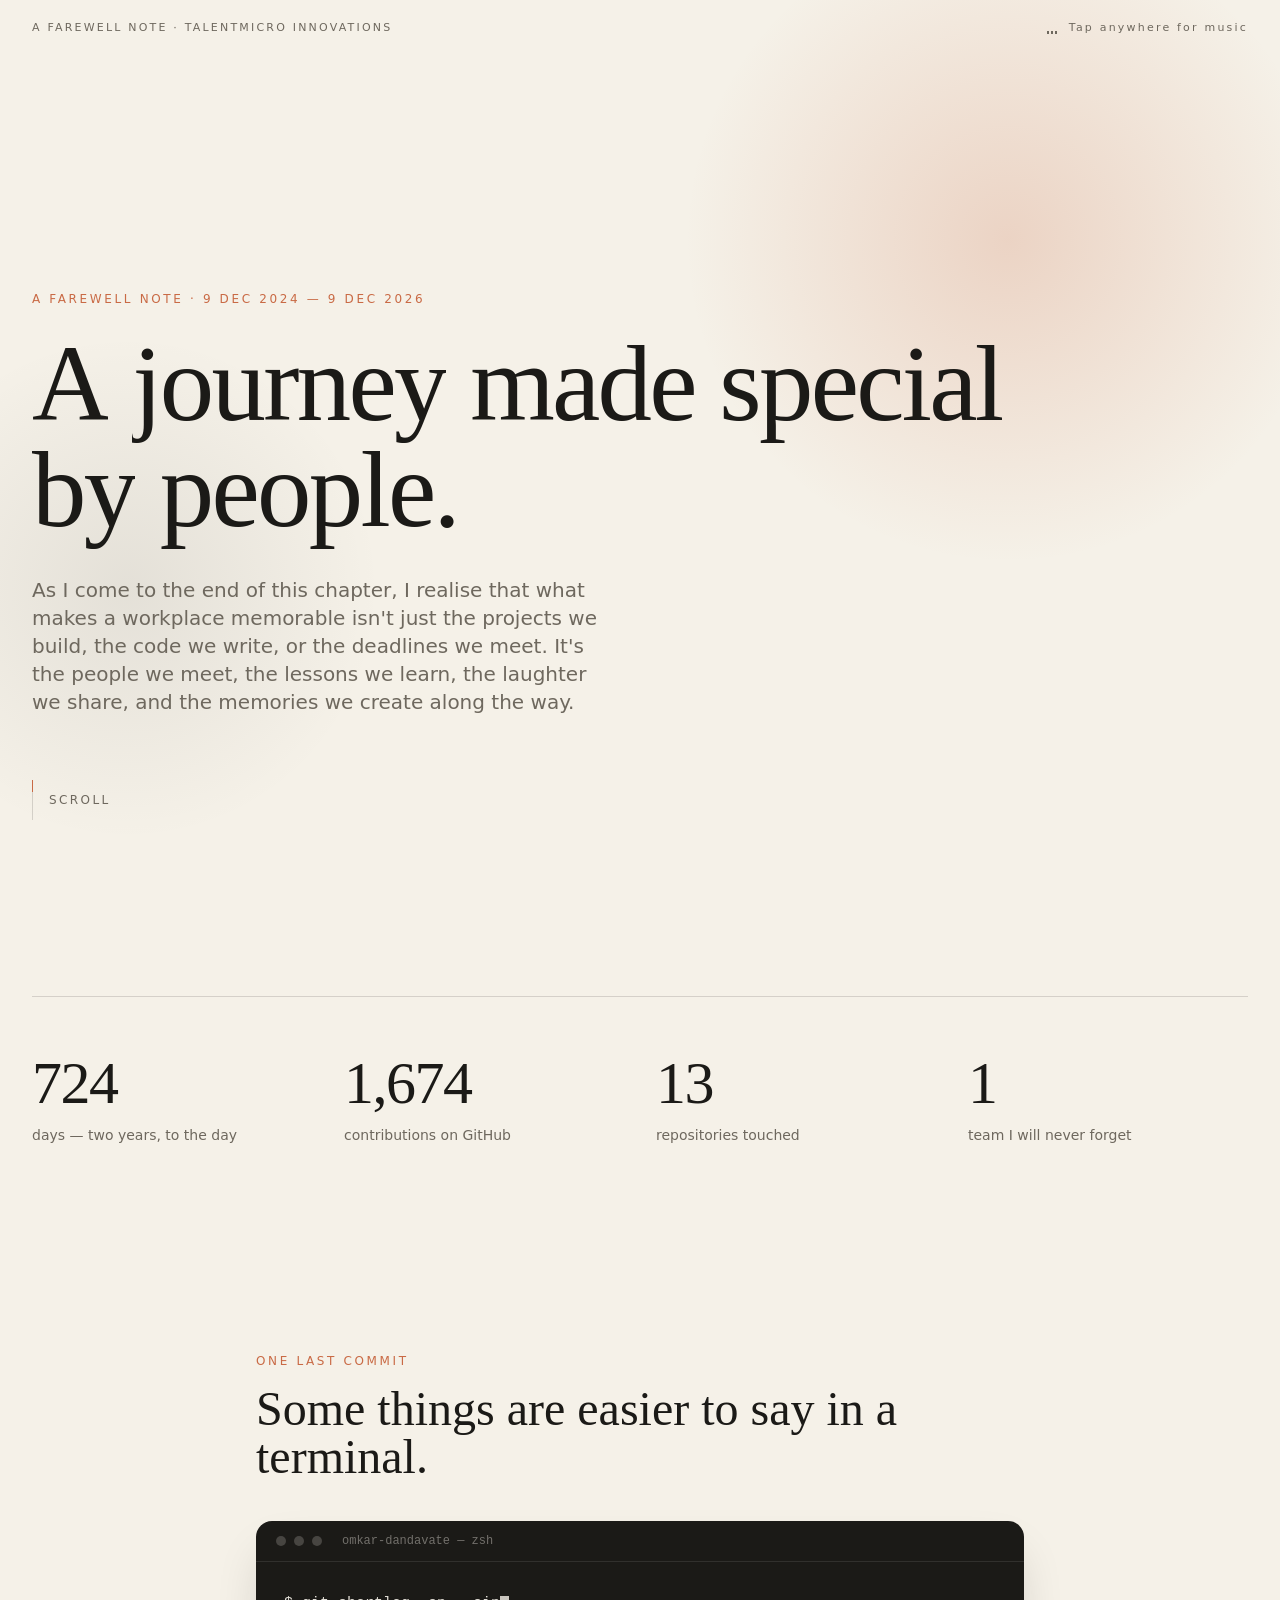
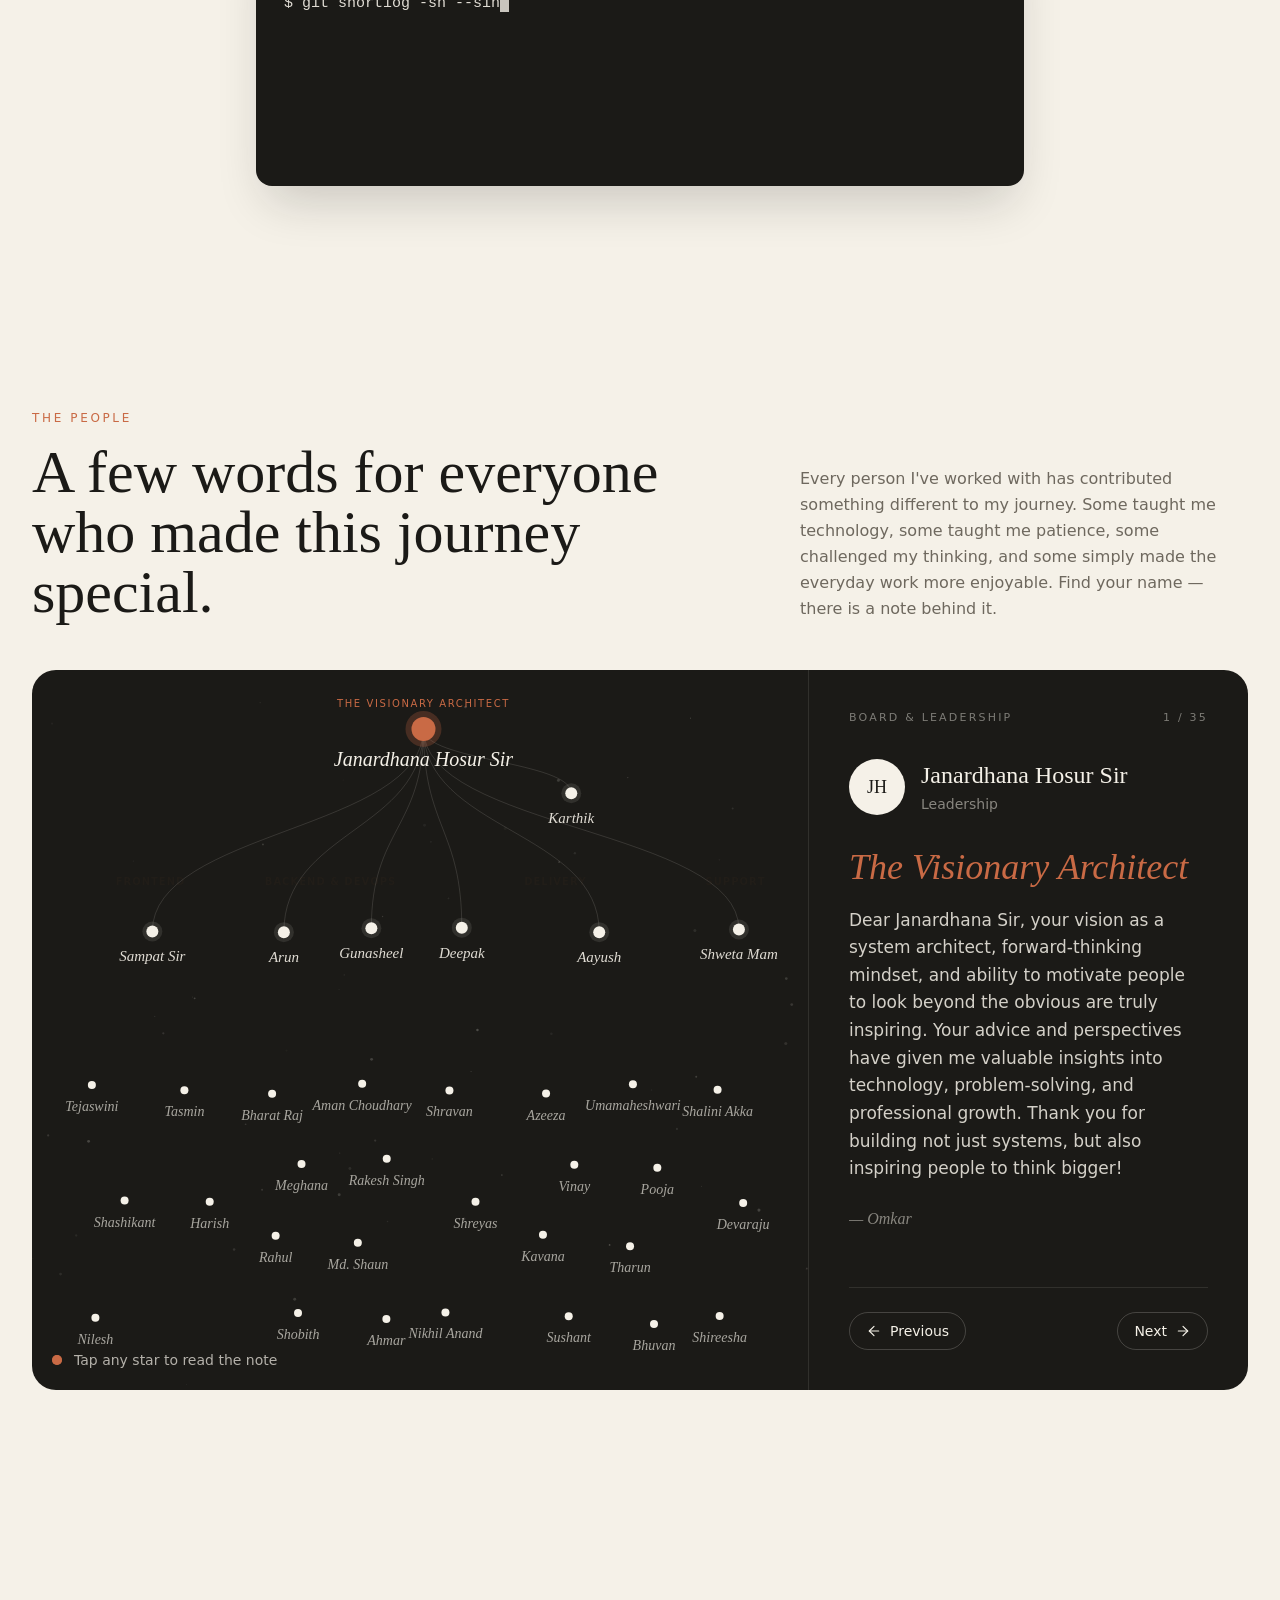
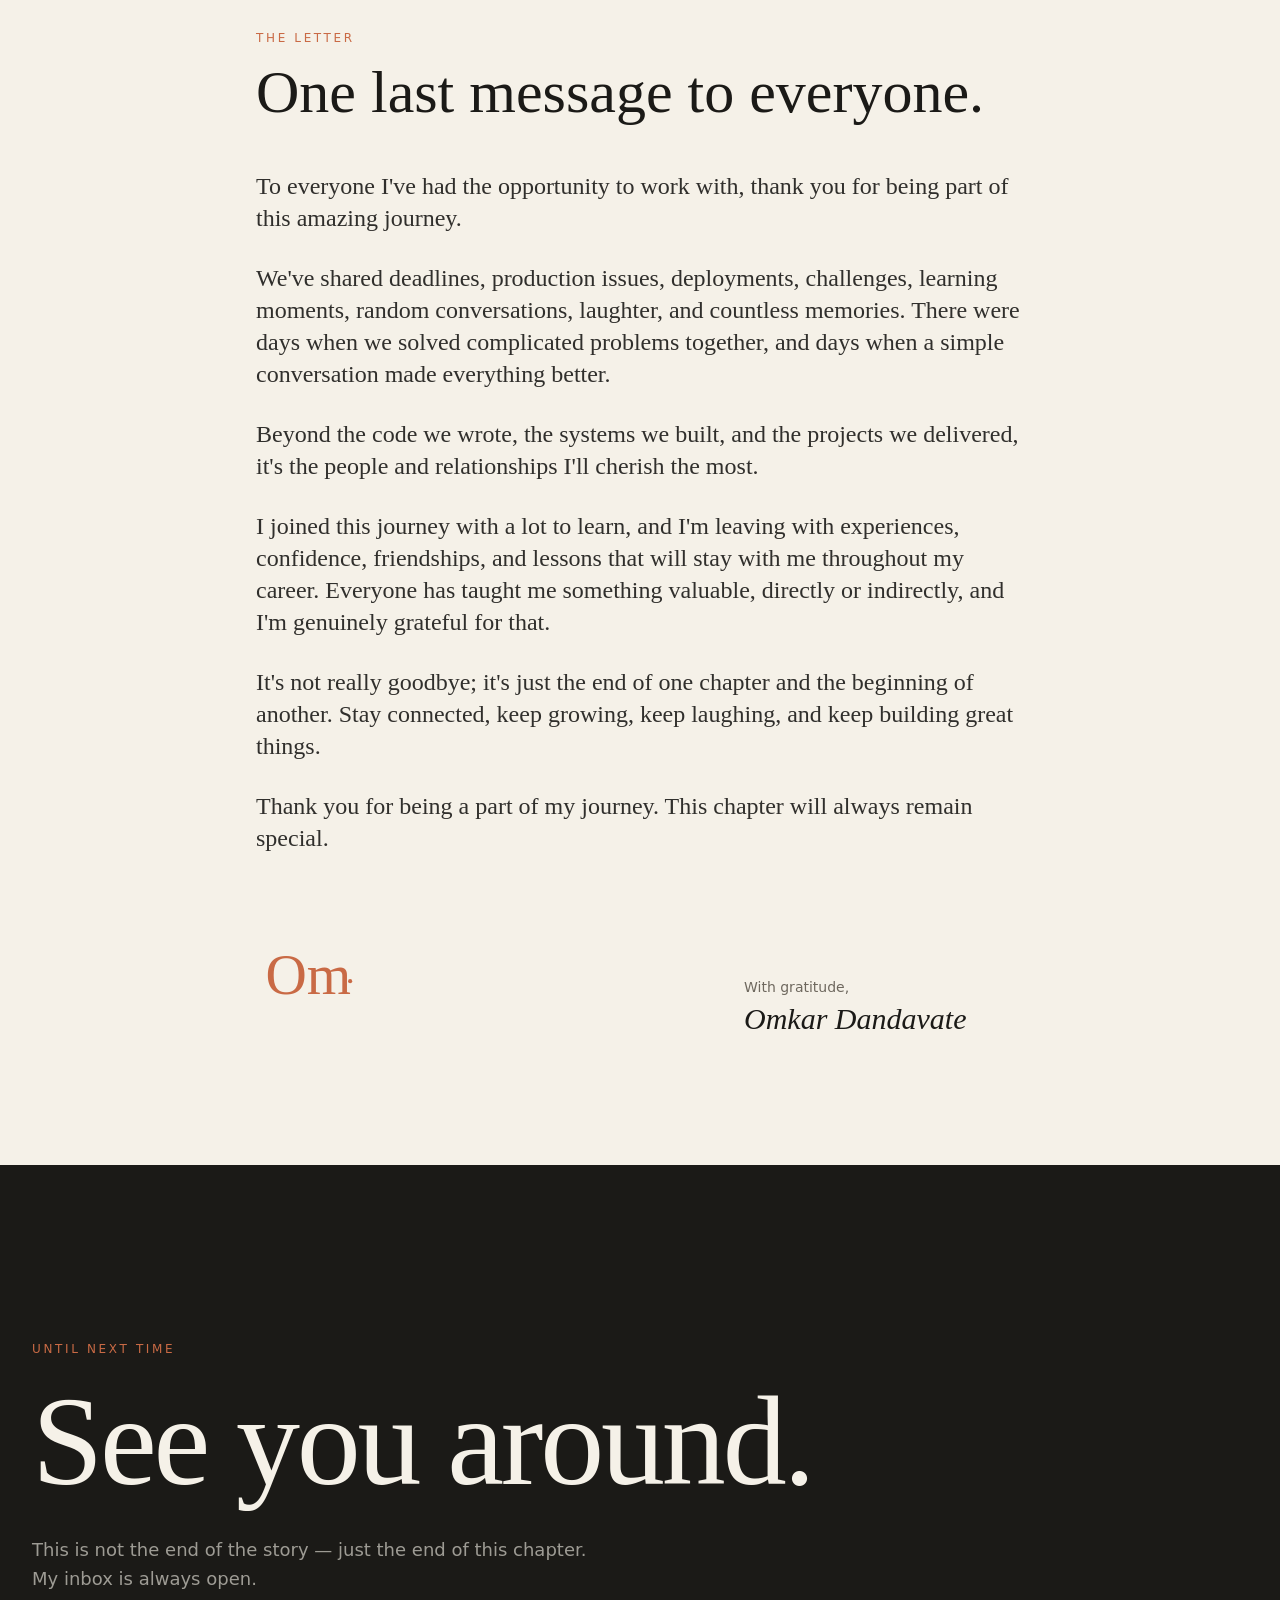
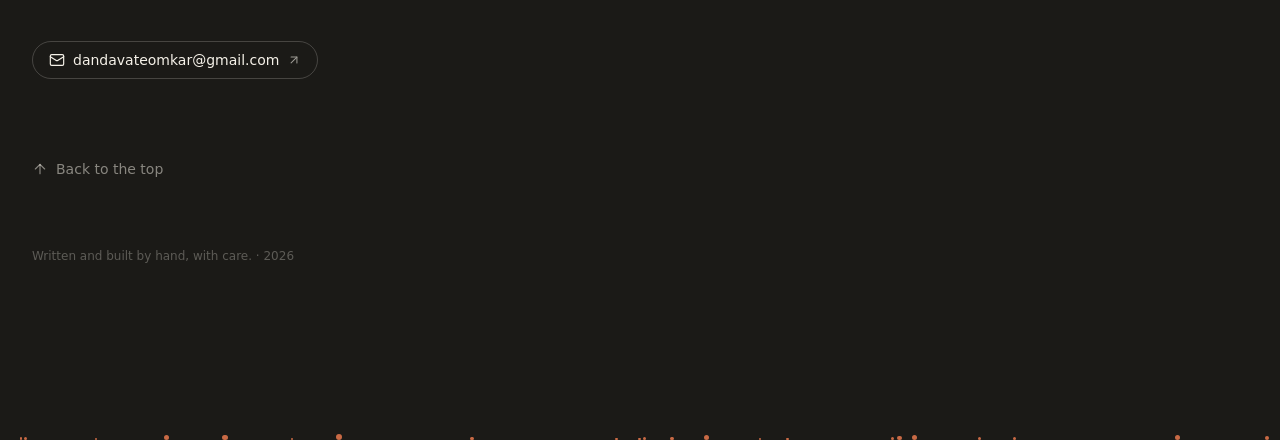
<file: index.html>
<!doctype html>
<html lang="en">
<head>
<meta charset="utf-8" />
<meta name="viewport" content="width=device-width, initial-scale=1" />
<title>Signing off</title>
<style>*,:after,:before{--tw-border-spacing-x:0;--tw-border-spacing-y:0;--tw-translate-x:0;--tw-translate-y:0;--tw-rotate:0;--tw-skew-x:0;--tw-skew-y:0;--tw-scale-x:1;--tw-scale-y:1;--tw-pan-x: ;--tw-pan-y: ;--tw-pinch-zoom: ;--tw-scroll-snap-strictness:proximity;--tw-gradient-from-position: ;--tw-gradient-via-position: ;--tw-gradient-to-position: ;--tw-ordinal: ;--tw-slashed-zero: ;--tw-numeric-figure: ;--tw-numeric-spacing: ;--tw-numeric-fraction: ;--tw-ring-inset: ;--tw-ring-offset-width:0px;--tw-ring-offset-color:#fff;--tw-ring-color:rgba(59,130,246,.5);--tw-ring-offset-shadow:0 0 #0000;--tw-ring-shadow:0 0 #0000;--tw-shadow:0 0 #0000;--tw-shadow-colored:0 0 #0000;--tw-blur: ;--tw-brightness: ;--tw-contrast: ;--tw-grayscale: ;--tw-hue-rotate: ;--tw-invert: ;--tw-saturate: ;--tw-sepia: ;--tw-drop-shadow: ;--tw-backdrop-blur: ;--tw-backdrop-brightness: ;--tw-backdrop-contrast: ;--tw-backdrop-grayscale: ;--tw-backdrop-hue-rotate: ;--tw-backdrop-invert: ;--tw-backdrop-opacity: ;--tw-backdrop-saturate: ;--tw-backdrop-sepia: ;--tw-contain-size: ;--tw-contain-layout: ;--tw-contain-paint: ;--tw-contain-style: }::backdrop{--tw-border-spacing-x:0;--tw-border-spacing-y:0;--tw-translate-x:0;--tw-translate-y:0;--tw-rotate:0;--tw-skew-x:0;--tw-skew-y:0;--tw-scale-x:1;--tw-scale-y:1;--tw-pan-x: ;--tw-pan-y: ;--tw-pinch-zoom: ;--tw-scroll-snap-strictness:proximity;--tw-gradient-from-position: ;--tw-gradient-via-position: ;--tw-gradient-to-position: ;--tw-ordinal: ;--tw-slashed-zero: ;--tw-numeric-figure: ;--tw-numeric-spacing: ;--tw-numeric-fraction: ;--tw-ring-inset: ;--tw-ring-offset-width:0px;--tw-ring-offset-color:#fff;--tw-ring-color:rgba(59,130,246,.5);--tw-ring-offset-shadow:0 0 #0000;--tw-ring-shadow:0 0 #0000;--tw-shadow:0 0 #0000;--tw-shadow-colored:0 0 #0000;--tw-blur: ;--tw-brightness: ;--tw-contrast: ;--tw-grayscale: ;--tw-hue-rotate: ;--tw-invert: ;--tw-saturate: ;--tw-sepia: ;--tw-drop-shadow: ;--tw-backdrop-blur: ;--tw-backdrop-brightness: ;--tw-backdrop-contrast: ;--tw-backdrop-grayscale: ;--tw-backdrop-hue-rotate: ;--tw-backdrop-invert: ;--tw-backdrop-opacity: ;--tw-backdrop-saturate: ;--tw-backdrop-sepia: ;--tw-contain-size: ;--tw-contain-layout: ;--tw-contain-paint: ;--tw-contain-style: }/*! tailwindcss v3.4.19 | MIT License | https://tailwindcss.com*/*,:after,:before{border:0 solid #e5e7eb;box-sizing:border-box}:after,:before{--tw-content:""}:host,html{line-height:1.5;-webkit-text-size-adjust:100%;font-family:system-ui,Segoe UI,Inter,Roboto,sans-serif;font-feature-settings:normal;font-variation-settings:normal;-moz-tab-size:4;-o-tab-size:4;tab-size:4;-webkit-tap-highlight-color:transparent}body{line-height:inherit;margin:0}hr{border-top-width:1px;color:inherit;height:0}abbr:where([title]){-webkit-text-decoration:underline dotted;text-decoration:underline dotted}h1,h2,h3,h4,h5,h6{font-size:inherit;font-weight:inherit}a{color:inherit;text-decoration:inherit}b,strong{font-weight:bolder}code,kbd,pre,samp{font-family:ui-monospace,Consolas,Cascadia Mono,Menlo,monospace;font-feature-settings:normal;font-size:1em;font-variation-settings:normal}small{font-size:80%}sub,sup{font-size:75%;line-height:0;position:relative;vertical-align:baseline}sub{bottom:-.25em}sup{top:-.5em}table{border-collapse:collapse;border-color:inherit;text-indent:0}button,input,optgroup,select,textarea{color:inherit;font-family:inherit;font-feature-settings:inherit;font-size:100%;font-variation-settings:inherit;font-weight:inherit;letter-spacing:inherit;line-height:inherit;margin:0;padding:0}button,select{text-transform:none}button,input:where([type=button]),input:where([type=reset]),input:where([type=submit]){-webkit-appearance:button;background-color:transparent;background-image:none}:-moz-focusring{outline:auto}:-moz-ui-invalid{box-shadow:none}progress{vertical-align:baseline}::-webkit-inner-spin-button,::-webkit-outer-spin-button{height:auto}[type=search]{-webkit-appearance:textfield;outline-offset:-2px}::-webkit-search-decoration{-webkit-appearance:none}::-webkit-file-upload-button{-webkit-appearance:button;font:inherit}summary{display:list-item}blockquote,dd,dl,figure,h1,h2,h3,h4,h5,h6,hr,p,pre{margin:0}fieldset{margin:0}fieldset,legend{padding:0}menu,ol,ul{list-style:none;margin:0;padding:0}dialog{padding:0}textarea{resize:vertical}input::-moz-placeholder,textarea::-moz-placeholder{color:#9ca3af;opacity:1}input::placeholder,textarea::placeholder{color:#9ca3af;opacity:1}[role=button],button{cursor:pointer}:disabled{cursor:default}audio,canvas,embed,iframe,img,object,svg,video{display:block;vertical-align:middle}img,video{height:auto;max-width:100%}[hidden]:where(:not([hidden=until-found])){display:none}.eyebrow{font-size:.75rem;letter-spacing:.22em;line-height:1rem;text-transform:uppercase;--tw-text-opacity:1;color:rgb(var(--c-accent)/var(--tw-text-opacity,1))}.pill{align-items:center;border-radius:9999px;border-width:1px;display:inline-flex;font-size:.875rem;gap:.5rem;line-height:1.25rem;padding:.5rem 1rem;transition-duration:.3s;transition-property:color,background-color,border-color,text-decoration-color,fill,stroke;transition-timing-function:cubic-bezier(.4,0,.2,1)}.icon{fill:none;stroke:currentColor;stroke-linecap:round;stroke-linejoin:round;stroke-width:1.75}.pointer-events-none{pointer-events:none}.static{position:static}.fixed{position:fixed}.absolute{position:absolute}.relative{position:relative}.inset-0{inset:0}.inset-x-0{left:0;right:0}.-left-40{left:-10rem}.-right-24{right:-6rem}.-top-32{top:-8rem}.bottom-0{bottom:0}.bottom-5{bottom:1.25rem}.bottom-\[calc\(100\%\+10px\)\]{bottom:calc(100% + 10px)}.left-0{left:0}.left-1\/2{left:50%}.left-5{left:1.25rem}.right-0{right:0}.right-5{right:1.25rem}.top-0{top:0}.top-1\/3{top:33.333333%}.top-24{top:6rem}.top-\[calc\(100\%\+8px\)\]{top:calc(100% + 8px)}.z-40{z-index:40}.z-50{z-index:50}.order-first{order:-9999}.mx-auto{margin-left:auto;margin-right:auto}.ml-3{margin-left:.75rem}.mt-1{margin-top:.25rem}.mt-10{margin-top:2.5rem}.mt-12{margin-top:3rem}.mt-16{margin-top:4rem}.mt-20{margin-top:5rem}.mt-3{margin-top:.75rem}.mt-4{margin-top:1rem}.mt-5{margin-top:1.25rem}.mt-6{margin-top:1.5rem}.mt-8{margin-top:2rem}.block{display:block}.inline-block{display:inline-block}.flex{display:flex}.inline-flex{display:inline-flex}.grid{display:grid}.hidden{display:none}.h-10{height:2.5rem}.h-14{height:3.5rem}.h-2{height:.5rem}.h-2\.5{height:.625rem}.h-20{height:5rem}.h-3{height:.75rem}.h-3\.5{height:.875rem}.h-4{height:1rem}.h-\[1\.1em\]{height:1.1em}.h-\[36rem\]{height:36rem}.h-\[46rem\]{height:46rem}.h-auto{height:auto}.h-full{height:100%}.h-px{height:1px}.min-h-0{min-height:0}.min-h-\[14rem\]{min-height:14rem}.min-h-\[460px\]{min-height:460px}.min-h-screen{min-height:100vh}.w-14{width:3.5rem}.w-2{width:.5rem}.w-2\.5{width:.625rem}.w-20{width:5rem}.w-3{width:.75rem}.w-3\.5{width:.875rem}.w-4{width:1rem}.w-\[\.6em\]{width:.6em}.w-\[2px\]{width:2px}.w-\[36rem\]{width:36rem}.w-\[46rem\]{width:46rem}.w-full{width:100%}.w-px{width:1px}.min-w-0{min-width:0}.max-w-2xl{max-width:42rem}.max-w-3xl{max-width:48rem}.max-w-5xl{max-width:64rem}.max-w-6xl{max-width:72rem}.max-w-md{max-width:28rem}.max-w-xl{max-width:36rem}.flex-1{flex:1 1 0%}.shrink-0{flex-shrink:0}.grow{flex-grow:1}.origin-bottom{transform-origin:bottom}.origin-left{transform-origin:left}.\!translate-y-0{--tw-translate-y:0px!important;transform:translate(var(--tw-translate-x),var(--tw-translate-y)) rotate(var(--tw-rotate)) skewX(var(--tw-skew-x)) skewY(var(--tw-skew-y)) scaleX(var(--tw-scale-x)) scaleY(var(--tw-scale-y))!important}.-translate-x-1\/2{--tw-translate-x:-50%}.-translate-x-1\/2,.translate-y-1{transform:translate(var(--tw-translate-x),var(--tw-translate-y)) rotate(var(--tw-rotate)) skewX(var(--tw-skew-x)) skewY(var(--tw-skew-y)) scaleX(var(--tw-scale-x)) scaleY(var(--tw-scale-y))}.translate-y-1{--tw-translate-y:0.25rem}.translate-y-2{--tw-translate-y:0.5rem}.scale-150,.translate-y-2{transform:translate(var(--tw-translate-x),var(--tw-translate-y)) rotate(var(--tw-rotate)) skewX(var(--tw-skew-x)) skewY(var(--tw-skew-y)) scaleX(var(--tw-scale-x)) scaleY(var(--tw-scale-y))}.scale-150{--tw-scale-x:1.5;--tw-scale-y:1.5}.scale-y-\[\.25\]{--tw-scale-y:.25}.scale-y-\[\.25\],.transform{transform:translate(var(--tw-translate-x),var(--tw-translate-y)) rotate(var(--tw-rotate)) skewX(var(--tw-skew-x)) skewY(var(--tw-skew-y)) scaleX(var(--tw-scale-x)) scaleY(var(--tw-scale-y))}@keyframes blink{50%{opacity:0}}.animate-blink{animation:blink 1s steps(1) infinite}@keyframes floaty{0%,to{transform:translateZ(0) scale(1)}50%{transform:translate3d(30px,-24px,0) scale(1.08)}}.animate-floaty{animation:floaty 18s ease-in-out infinite}@keyframes ping{75%,to{opacity:0;transform:scale(2)}}.animate-ping{animation:ping 1s cubic-bezier(0,0,.2,1) infinite}@keyframes rise{0%{opacity:0;transform:translateY(0)}15%{opacity:.55}to{opacity:0;transform:translateY(-110vh)}}.animate-rise{animation:rise 14s linear infinite}@keyframes scrolldot{0%{opacity:0;transform:translateY(-100%)}30%{opacity:1}to{opacity:0;transform:translateY(400%)}}.animate-scrolldot{animation:scrolldot 2.2s cubic-bezier(.4,0,.2,1) infinite}.cursor-pointer{cursor:pointer}.resize{resize:both}.grid-cols-2{grid-template-columns:repeat(2,minmax(0,1fr))}.flex-col{flex-direction:column}.flex-wrap{flex-wrap:wrap}.place-items-center{place-items:center}.items-end{align-items:flex-end}.items-center{align-items:center}.justify-end{justify-content:flex-end}.justify-between{justify-content:space-between}.gap-2{gap:.5rem}.gap-3{gap:.75rem}.gap-4{gap:1rem}.gap-6{gap:1.5rem}.gap-\[2px\]{gap:2px}.gap-x-8{-moz-column-gap:2rem;column-gap:2rem}.gap-y-12{row-gap:3rem}.space-y-4>:not([hidden])~:not([hidden]){--tw-space-y-reverse:0;margin-bottom:calc(1rem*var(--tw-space-y-reverse));margin-top:calc(1rem*(1 - var(--tw-space-y-reverse)))}.space-y-7>:not([hidden])~:not([hidden]){--tw-space-y-reverse:0;margin-bottom:calc(1.75rem*var(--tw-space-y-reverse));margin-top:calc(1.75rem*(1 - var(--tw-space-y-reverse)))}.overflow-hidden{overflow:hidden}.overflow-y-auto{overflow-y:auto}.overflow-x-hidden{overflow-x:hidden}.truncate{overflow:hidden;text-overflow:ellipsis}.truncate,.whitespace-nowrap{white-space:nowrap}.whitespace-pre-wrap{white-space:pre-wrap}.rounded-2xl{border-radius:1rem}.rounded-3xl{border-radius:1.5rem}.rounded-full{border-radius:9999px}.border-b{border-bottom-width:1px}.border-t{border-top-width:1px}.border-paper\/10{border-color:rgb(var(--c-paper)/.1)}.border-paper\/20{border-color:rgb(var(--c-paper)/.2)}.\!bg-accent{--tw-bg-opacity:1!important;background-color:rgb(var(--c-accent)/var(--tw-bg-opacity,1))!important}.bg-accent{--tw-bg-opacity:1;background-color:rgb(var(--c-accent)/var(--tw-bg-opacity,1))}.bg-current{background-color:currentColor}.bg-ink{--tw-bg-opacity:1;background-color:rgb(var(--c-ink)/var(--tw-bg-opacity,1))}.bg-ink\/15{background-color:rgb(var(--c-ink)/.15)}.bg-paper{--tw-bg-opacity:1;background-color:rgb(var(--c-paper)/var(--tw-bg-opacity,1))}.bg-paper\/20{background-color:rgb(var(--c-paper)/.2)}.bg-paper\/80{background-color:rgb(var(--c-paper)/.8)}.bg-\[radial-gradient\(circle\2c rgb\(var\(--c-accent\)\/\.22\)\2c transparent_62\%\)\]{background-image:radial-gradient(circle,rgb(var(--c-accent)/.22),transparent 62%)}.bg-\[radial-gradient\(circle\2c rgb\(var\(--c-ink\)\/\.08\)\2c transparent_62\%\)\]{background-image:radial-gradient(circle,rgb(var(--c-ink)/.08),transparent 62%)}.object-cover{-o-object-fit:cover;object-fit:cover}.p-5{padding:1.25rem}.p-6{padding:1.5rem}.px-5{padding-left:1.25rem;padding-right:1.25rem}.py-20{padding-bottom:5rem;padding-top:5rem}.py-3{padding-bottom:.75rem;padding-top:.75rem}.py-32{padding-bottom:8rem;padding-top:8rem}.py-5{padding-bottom:1.25rem;padding-top:1.25rem}.pb-14{padding-bottom:3.5rem}.pt-14{padding-top:3.5rem}.pt-32{padding-top:8rem}.pt-6{padding-top:1.5rem}.align-text-bottom{vertical-align:text-bottom}.font-hand{font-family:Segoe Script,Snell Roundhand,Apple Chancery,Brush Script MT,Lucida Handwriting,cursive}.font-mono{font-family:ui-monospace,Consolas,Cascadia Mono,Menlo,monospace}.font-sans{font-family:system-ui,Segoe UI,Inter,Roboto,sans-serif}.font-serif{font-family:Iowan Old Style,Palatino Linotype,Book Antiqua,Palatino,Georgia,serif}.text-2xl{font-size:1.5rem;line-height:2rem}.text-3xl{font-size:1.875rem;line-height:2.25rem}.text-4xl{font-size:2.25rem;line-height:2.5rem}.text-5xl{font-size:3rem;line-height:1}.text-\[10px\]{font-size:10px}.text-\[11px\]{font-size:11px}.text-\[13px\]{font-size:13px}.text-\[15px\]{font-size:15px}.text-\[17px\]{font-size:17px}.text-\[clamp\(2\.8rem\2c 10vw\2c 9rem\)\]{font-size:clamp(2.8rem,10vw,9rem)}.text-\[clamp\(2\.8rem\2c 8\.5vw\2c 7\.5rem\)\]{font-size:clamp(2.8rem,8.5vw,7.5rem)}.text-lg{font-size:1.125rem;line-height:1.75rem}.text-sm{font-size:.875rem;line-height:1.25rem}.text-xl{font-size:1.25rem;line-height:1.75rem}.text-xs{font-size:.75rem;line-height:1rem}.uppercase{text-transform:uppercase}.italic{font-style:italic}.tabular-nums{--tw-numeric-spacing:tabular-nums;font-variant-numeric:var(--tw-ordinal) var(--tw-slashed-zero) var(--tw-numeric-figure) var(--tw-numeric-spacing) var(--tw-numeric-fraction)}.leading-7{line-height:1.75rem}.leading-\[\.95\]{line-height:.95}.leading-\[\.98\]{line-height:.98}.leading-relaxed{line-height:1.625}.leading-tight{line-height:1.25}.tracking-\[\.16em\]{letter-spacing:.16em}.tracking-\[\.2em\]{letter-spacing:.2em}.tracking-tight{letter-spacing:-.025em}.\!text-paper{--tw-text-opacity:1!important;color:rgb(var(--c-paper)/var(--tw-text-opacity,1))!important}.text-accent{--tw-text-opacity:1;color:rgb(var(--c-accent)/var(--tw-text-opacity,1))}.text-ink{--tw-text-opacity:1;color:rgb(var(--c-ink)/var(--tw-text-opacity,1))}.text-ink\/90{color:rgb(var(--c-ink)/.9)}.text-muted{--tw-text-opacity:1;color:rgb(var(--c-muted)/var(--tw-text-opacity,1))}.text-paper{--tw-text-opacity:1;color:rgb(var(--c-paper)/var(--tw-text-opacity,1))}.text-paper\/30{color:rgb(var(--c-paper)/.3)}.text-paper\/40{color:rgb(var(--c-paper)/.4)}.text-paper\/45{color:rgb(var(--c-paper)/.45)}.text-paper\/50{color:rgb(var(--c-paper)/.5)}.text-paper\/60{color:rgb(var(--c-paper)/.6)}.text-paper\/65{color:rgb(var(--c-paper)/.65)}.text-paper\/70{color:rgb(var(--c-paper)/.7)}.text-paper\/85{color:rgb(var(--c-paper)/.85)}.text-paper\/90{color:rgb(var(--c-paper)/.9)}.underline{text-decoration-line:underline}.antialiased{-webkit-font-smoothing:antialiased;-moz-osx-font-smoothing:grayscale}.\!opacity-100{opacity:1!important}.opacity-0{opacity:0}.opacity-60{opacity:.6}.opacity-75{opacity:.75}.shadow-2xl{--tw-shadow:0 25px 50px -12px rgba(0,0,0,.25);--tw-shadow-colored:0 25px 50px -12px var(--tw-shadow-color);box-shadow:var(--tw-ring-offset-shadow,0 0 #0000),var(--tw-ring-shadow,0 0 #0000),var(--tw-shadow)}.shadow-ink\/20{--tw-shadow-color:rgb(var(--c-ink)/0.2);--tw-shadow:var(--tw-shadow-colored)}.ring-1{--tw-ring-offset-shadow:var(--tw-ring-inset) 0 0 0 var(--tw-ring-offset-width) var(--tw-ring-offset-color);--tw-ring-shadow:var(--tw-ring-inset) 0 0 0 calc(1px + var(--tw-ring-offset-width)) var(--tw-ring-color)}.ring-1,.ring-4{box-shadow:var(--tw-ring-offset-shadow),var(--tw-ring-shadow),var(--tw-shadow,0 0 #0000)}.ring-4{--tw-ring-offset-shadow:var(--tw-ring-inset) 0 0 0 var(--tw-ring-offset-width) var(--tw-ring-offset-color);--tw-ring-shadow:var(--tw-ring-inset) 0 0 0 calc(4px + var(--tw-ring-offset-width)) var(--tw-ring-color)}.ring-accent\/25{--tw-ring-color:rgb(var(--c-accent)/0.25)}.ring-ink\/10{--tw-ring-color:rgb(var(--c-ink)/0.1)}.ring-paper\/10{--tw-ring-color:rgb(var(--c-paper)/0.1)}.blur{--tw-blur:blur(8px)}.blur,.filter{filter:var(--tw-blur) var(--tw-brightness) var(--tw-contrast) var(--tw-grayscale) var(--tw-hue-rotate) var(--tw-invert) var(--tw-saturate) var(--tw-sepia) var(--tw-drop-shadow)}.transition{transition-duration:.15s;transition-property:color,background-color,border-color,text-decoration-color,fill,stroke,opacity,box-shadow,transform,filter,backdrop-filter;transition-timing-function:cubic-bezier(.4,0,.2,1)}.transition-all{transition-duration:.15s;transition-property:all;transition-timing-function:cubic-bezier(.4,0,.2,1)}.transition-colors{transition-duration:.15s;transition-property:color,background-color,border-color,text-decoration-color,fill,stroke;transition-timing-function:cubic-bezier(.4,0,.2,1)}.transition-opacity{transition-duration:.15s;transition-property:opacity;transition-timing-function:cubic-bezier(.4,0,.2,1)}.duration-300{transition-duration:.3s}.duration-500{transition-duration:.5s}.duration-700{transition-duration:.7s}.will-change-transform{will-change:transform}.selection\:bg-accent\/20 ::-moz-selection{background-color:rgb(var(--c-accent)/.2)}.selection\:bg-accent\/20 ::selection{background-color:rgb(var(--c-accent)/.2)}.selection\:bg-accent\/20::-moz-selection{background-color:rgb(var(--c-accent)/.2)}.selection\:bg-accent\/20::selection{background-color:rgb(var(--c-accent)/.2)}.hover\:border-paper:hover{--tw-border-opacity:1;border-color:rgb(var(--c-paper)/var(--tw-border-opacity,1))}.hover\:bg-paper:hover{--tw-bg-opacity:1;background-color:rgb(var(--c-paper)/var(--tw-bg-opacity,1))}.hover\:text-ink:hover{--tw-text-opacity:1;color:rgb(var(--c-ink)/var(--tw-text-opacity,1))}.hover\:text-paper:hover{--tw-text-opacity:1;color:rgb(var(--c-paper)/var(--tw-text-opacity,1))}.focus\:outline-none:focus{outline:2px solid transparent;outline-offset:2px}.group:hover .group-hover\:translate-y-0{--tw-translate-y:0px}.group:hover .group-hover\:scale-125,.group:hover .group-hover\:translate-y-0{transform:translate(var(--tw-translate-x),var(--tw-translate-y)) rotate(var(--tw-rotate)) skewX(var(--tw-skew-x)) skewY(var(--tw-skew-y)) scaleX(var(--tw-scale-x)) scaleY(var(--tw-scale-y))}.group:hover .group-hover\:scale-125{--tw-scale-x:1.25;--tw-scale-y:1.25}.group:hover .group-hover\:bg-accent{--tw-bg-opacity:1;background-color:rgb(var(--c-accent)/var(--tw-bg-opacity,1))}.group:hover .group-hover\:text-paper{--tw-text-opacity:1;color:rgb(var(--c-paper)/var(--tw-text-opacity,1))}.group:hover .group-hover\:opacity-100{opacity:1}.group:focus-visible .group-focus-visible\:bg-accent{--tw-bg-opacity:1;background-color:rgb(var(--c-accent)/var(--tw-bg-opacity,1))}.group:focus-visible .group-focus-visible\:opacity-100{opacity:1}@keyframes eq{0%,to{transform:scaleY(.25)}50%{transform:scaleY(1)}}.group.playing .group-\[\.playing\]\:animate-eq{animation:eq .9s ease-in-out infinite}@media (min-width:640px){.sm\:right-8{right:2rem}.sm\:h-28{height:7rem}.sm\:w-28{width:7rem}.sm\:flex-row{flex-direction:row}.sm\:items-end{align-items:flex-end}.sm\:justify-between{justify-content:space-between}.sm\:gap-10{gap:2.5rem}.sm\:p-7{padding:1.75rem}.sm\:p-8{padding:2rem}.sm\:px-8{padding-left:2rem;padding-right:2rem}.sm\:py-24{padding-bottom:6rem;padding-top:6rem}.sm\:py-28{padding-bottom:7rem;padding-top:7rem}.sm\:py-32{padding-bottom:8rem;padding-top:8rem}.sm\:py-44{padding-bottom:11rem;padding-top:11rem}.sm\:pb-20{padding-bottom:5rem}.sm\:text-2xl{font-size:1.5rem;line-height:2rem}.sm\:text-3xl{font-size:1.875rem;line-height:2.25rem}.sm\:text-4xl{font-size:2.25rem;line-height:2.5rem}.sm\:text-5xl{font-size:3rem;line-height:1}.sm\:text-6xl{font-size:3.75rem;line-height:1}.sm\:text-\[15px\]{font-size:15px}.sm\:text-sm{font-size:.875rem;line-height:1.25rem}.sm\:text-xl{font-size:1.25rem;line-height:1.75rem}}@media (min-width:768px){.md\:grid-cols-4{grid-template-columns:repeat(4,minmax(0,1fr))}}@media (min-width:1024px){.lg\:order-none{order:0}.lg\:grid{display:grid}.lg\:min-h-0{min-height:0}.lg\:grid-cols-\[minmax\(0\2c 1fr\)_440px\]{grid-template-columns:minmax(0,1fr) 440px}.lg\:border-b-0{border-bottom-width:0}.lg\:border-l{border-left-width:1px}.lg\:p-10{padding:2.5rem}.lg\:pr-2{padding-right:.5rem}}.lit .\[\.lit_\&\]\:opacity-100{opacity:1}</style>
<style>
  /* ========== THEME TOKENS (edit colours here) ========== */
  :root {
    --c-paper: 245 241 232;
    --c-ink: 27 26 23;
    --c-accent: 201 106 69;
    --c-muted: 110 104 94;
  }

  /* ========== MOTION PRIMITIVES (JS adds .in when an element scrolls into view) ========== */
  .rv { opacity: 0; transform: translateY(28px);
        transition: opacity .9s cubic-bezier(.2,.7,.2,1) var(--d, 0ms), transform .9s cubic-bezier(.2,.7,.2,1) var(--d, 0ms) }
  .rv.in { opacity: 1; transform: none }
  .rv-stagger > * { opacity: 0; transform: translateY(22px);
        transition: opacity .8s cubic-bezier(.2,.7,.2,1) calc(var(--i, 0) * 90ms), transform .8s cubic-bezier(.2,.7,.2,1) calc(var(--i, 0) * 90ms) }
  .rv-stagger.in > * { opacity: 1; transform: none }
  .w { display: inline-block; overflow: hidden; vertical-align: bottom; padding-bottom: .1em; margin-bottom: -.1em }
  .w > span { display: inline-block; transform: translateY(112%); transition: transform 1s cubic-bezier(.2,.7,.1,1) calc(var(--i) * 70ms) }
  .in .w > span { transform: none }
  .rule { transform: scaleX(0); transform-origin: left; transition: transform 1.2s cubic-bezier(.2,.7,.2,1) var(--d, 0ms) }
  .rule.in { transform: none }
  #sig-line { transition: stroke-dashoffset 1.1s cubic-bezier(.4,0,.2,1) }

  @media (prefers-reduced-motion: reduce) {
    .rv, .rv-stagger > *, .w > span, .rule { opacity: 1 !important; transform: none !important; transition: none !important }
    *, *::before, *::after { animation: none !important }
  }
</style>
</head>

<body class="bg-paper text-ink font-sans antialiased overflow-x-hidden selection:bg-accent/20">

<svg width="0" height="0" class="absolute" aria-hidden="true"><symbol id="i-arrow-down" viewBox="0 0 24 24"><path d="M12 5v14" />
  <path d="m19 12-7 7-7-7" /></symbol><symbol id="i-arrow-left" viewBox="0 0 24 24"><path d="m12 19-7-7 7-7" />
  <path d="M19 12H5" /></symbol><symbol id="i-arrow-right" viewBox="0 0 24 24"><path d="M5 12h14" />
  <path d="m12 5 7 7-7 7" /></symbol><symbol id="i-arrow-up-right" viewBox="0 0 24 24"><path d="M7 7h10v10" />
  <path d="M7 17 17 7" /></symbol><symbol id="i-arrow-up" viewBox="0 0 24 24"><path d="m5 12 7-7 7 7" />
  <path d="M12 19V5" /></symbol><symbol id="i-heart" viewBox="0 0 24 24"><path d="M19 14c1.49-1.46 3-3.21 3-5.5A5.5 5.5 0 0 0 16.5 3c-1.76 0-3 .5-4.5 2-1.5-1.5-2.74-2-4.5-2A5.5 5.5 0 0 0 2 8.5c0 2.3 1.5 4.05 3 5.5l7 7Z" /></symbol><symbol id="i-mail-open" viewBox="0 0 24 24"><path d="M21.2 8.4c.5.38.8.97.8 1.6v10a2 2 0 0 1-2 2H4a2 2 0 0 1-2-2V10a2 2 0 0 1 .8-1.6l8-6a2 2 0 0 1 2.4 0l8 6Z" />
  <path d="m22 10-8.97 5.7a1.94 1.94 0 0 1-2.06 0L2 10" /></symbol><symbol id="i-mail" viewBox="0 0 24 24"><rect width="20" height="16" x="2" y="4" rx="2" />
  <path d="m22 7-8.97 5.7a1.94 1.94 0 0 1-2.06 0L2 7" /></symbol><symbol id="i-quote" viewBox="0 0 24 24"><path d="M16 3a2 2 0 0 0-2 2v6a2 2 0 0 0 2 2 1 1 0 0 1 1 1v1a2 2 0 0 1-2 2 1 1 0 0 0-1 1v2a1 1 0 0 0 1 1 6 6 0 0 0 6-6V5a2 2 0 0 0-2-2z" />
  <path d="M5 3a2 2 0 0 0-2 2v6a2 2 0 0 0 2 2 1 1 0 0 1 1 1v1a2 2 0 0 1-2 2 1 1 0 0 0-1 1v2a1 1 0 0 0 1 1 6 6 0 0 0 6-6V5a2 2 0 0 0-2-2z" /></symbol><symbol id="i-sparkles" viewBox="0 0 24 24"><path d="M9.937 15.5A2 2 0 0 0 8.5 14.063l-6.135-1.582a.5.5 0 0 1 0-.962L8.5 9.936A2 2 0 0 0 9.937 8.5l1.582-6.135a.5.5 0 0 1 .963 0L14.063 8.5A2 2 0 0 0 15.5 9.937l6.135 1.581a.5.5 0 0 1 0 .964L15.5 14.063a2 2 0 0 0-1.437 1.437l-1.582 6.135a.5.5 0 0 1-.963 0z" />
  <path d="M20 3v4" />
  <path d="M22 5h-4" />
  <path d="M4 17v2" />
  <path d="M5 18H3" /></symbol><symbol id="i-star" viewBox="0 0 24 24"><path d="M11.525 2.295a.53.53 0 0 1 .95 0l2.31 4.679a2.123 2.123 0 0 0 1.595 1.16l5.166.756a.53.53 0 0 1 .294.904l-3.736 3.638a2.123 2.123 0 0 0-.611 1.878l.882 5.14a.53.53 0 0 1-.771.56l-4.618-2.428a2.122 2.122 0 0 0-1.973 0L6.396 21.01a.53.53 0 0 1-.77-.56l.881-5.139a2.122 2.122 0 0 0-.611-1.879L2.16 9.795a.53.53 0 0 1 .294-.906l5.165-.755a2.122 2.122 0 0 0 1.597-1.16z" /></symbol><symbol id="i-terminal" viewBox="0 0 24 24"><polyline points="4 17 10 11 4 5" />
  <line x1="12" x2="20" y1="19" y2="19" /></symbol><symbol id="i-volume-2" viewBox="0 0 24 24"><path d="M11 4.702a.705.705 0 0 0-1.203-.498L6.413 7.587A1.4 1.4 0 0 1 5.416 8H3a1 1 0 0 0-1 1v6a1 1 0 0 0 1 1h2.416a1.4 1.4 0 0 1 .997.413l3.383 3.384A.705.705 0 0 0 11 19.298z" />
  <path d="M16 9a5 5 0 0 1 0 6" />
  <path d="M19.364 18.364a9 9 0 0 0 0-12.728" /></symbol><symbol id="i-volume-x" viewBox="0 0 24 24"><path d="M11 4.702a.705.705 0 0 0-1.203-.498L6.413 7.587A1.4 1.4 0 0 1 5.416 8H3a1 1 0 0 0-1 1v6a1 1 0 0 0 1 1h2.416a1.4 1.4 0 0 1 .997.413l3.383 3.384A.705.705 0 0 0 11 19.298z" />
  <line x1="22" x2="16" y1="9" y2="15" />
  <line x1="16" x2="22" y1="9" y2="15" /></symbol><symbol id="i-x" viewBox="0 0 24 24"><path d="M18 6 6 18" />
  <path d="m6 6 12 12" /></symbol></svg>

<!-- header -->
<div id="progress" class="fixed top-0 left-0 right-0 h-px z-50 origin-left bg-accent" style="transform:scaleX(0)"></div>
<header class="fixed inset-x-0 top-0 z-40 flex items-center justify-between px-5 sm:px-8 py-5 text-[11px] uppercase tracking-[.2em] text-muted">
  <span id="hdr-label"></span>
  <button id="music" class="group inline-flex items-center gap-3 hover:text-ink transition-colors" aria-pressed="false">
    <span class="flex items-end gap-[2px] h-3" aria-hidden="true">
      <i class="block w-[2px] h-full bg-current origin-bottom scale-y-[.25] group-[.playing]:animate-eq"></i>
      <i class="block w-[2px] h-full bg-current origin-bottom scale-y-[.25] group-[.playing]:animate-eq" style="animation-delay:-.3s"></i>
      <i class="block w-[2px] h-full bg-current origin-bottom scale-y-[.25] group-[.playing]:animate-eq" style="animation-delay:-.6s"></i>
    </span>
    <span id="music-label">Music</span>
  </button>
</header>
<audio id="bgm" src="music/sadness-and-sorrow.mp3" loop preload="auto" hidden></audio>

<main>

  <!-- 1. OPENING -->
  <section class="relative min-h-screen flex flex-col justify-end px-5 sm:px-8 pt-32 pb-14 sm:pb-20 overflow-hidden">
    <div class="absolute inset-0 pointer-events-none" aria-hidden="true">
      <div class="animate-floaty absolute -top-32 -right-24 w-[46rem] h-[46rem] rounded-full bg-[radial-gradient(circle,rgb(var(--c-accent)/.22),transparent_62%)]"></div>
      <div class="animate-floaty absolute top-1/3 -left-40 w-[36rem] h-[36rem] rounded-full bg-[radial-gradient(circle,rgb(var(--c-ink)/.08),transparent_62%)]" style="animation-delay:-7s"></div>
    </div>
    <div id="hero-pic" class="rv absolute top-24 right-5 sm:right-8"></div>
    <div class="relative max-w-6xl">
      <p id="eyebrow" class="rv eyebrow"></p>
      <h1 id="headline" class="font-serif text-[clamp(2.8rem,8.5vw,7.5rem)] leading-[.98] tracking-tight mt-6 max-w-5xl"></h1>
      <p id="sub" class="rv mt-8 max-w-xl text-lg sm:text-xl text-muted leading-relaxed" style="--d:900ms"></p>
      <div class="rv mt-16 flex items-center gap-4 text-xs uppercase tracking-[.2em] text-muted" style="--d:1300ms">
        <span class="relative h-10 w-px bg-ink/15 overflow-hidden"><span class="absolute left-0 top-0 h-3 w-px bg-accent animate-scrolldot"></span></span>
        Scroll
      </div>
    </div>
  </section>

  <!-- 2. IN NUMBERS -->
  <section class="px-5 sm:px-8 py-20 sm:py-24">
    <div class="rule h-px bg-ink/15"></div>
    <div id="stats" class="rv-stagger grid grid-cols-2 md:grid-cols-4 gap-x-8 gap-y-12 pt-14"></div>
  </section>

  <!-- 3. ONE LAST COMMIT -->
  <section class="px-5 sm:px-8 py-20 sm:py-28">
    <div class="max-w-3xl mx-auto">
      <p class="rv eyebrow">One last commit</p>
      <h2 id="term-title" class="rv font-serif text-3xl sm:text-5xl leading-tight mt-4" style="--d:120ms"></h2>
      <div id="term" class="rv mt-10 rounded-2xl bg-ink text-paper/90 shadow-2xl shadow-ink/20 overflow-hidden" style="--d:240ms">
        <div class="flex items-center gap-2 px-5 py-3 border-b border-paper/10">
          <span class="w-2.5 h-2.5 rounded-full bg-paper/20"></span><span class="w-2.5 h-2.5 rounded-full bg-paper/20"></span><span class="w-2.5 h-2.5 rounded-full bg-paper/20"></span>
          <span class="ml-3 text-xs text-paper/40 font-mono" id="term-tab"></span>
        </div>
        <pre id="term-out" class="font-mono text-[13px] sm:text-[15px] leading-7 p-5 sm:p-7 min-h-[14rem] whitespace-pre-wrap"></pre>
      </div>
    </div>
  </section>

  <!-- 4. THE PEOPLE -->
  <section id="people" class="px-5 sm:px-8 py-20 sm:py-28">
    <div class="flex flex-col sm:flex-row sm:items-end sm:justify-between gap-6">
      <div>
        <p class="rv eyebrow">The people</p>
        <h2 id="people-title" class="rv font-serif text-4xl sm:text-6xl leading-tight mt-4 max-w-2xl" style="--d:120ms"></h2>
      </div>
      <p id="people-sub" class="rv max-w-md text-muted leading-relaxed" style="--d:240ms"></p>
    </div>
    <div id="org" class="rv mt-12 rounded-3xl bg-ink text-paper overflow-hidden flex flex-col lg:grid lg:grid-cols-[minmax(0,1fr)_440px]" style="--d:300ms">
      <div id="sky" class="relative">
        <canvas id="sky-cv" class="absolute inset-0 w-full h-full"></canvas>
        <div id="nodes" class="absolute inset-0"></div>
        <div id="sky-hint" class="absolute left-5 bottom-5 flex items-center gap-3 text-sm text-paper/70 transition-opacity duration-700 pointer-events-none">
          <span class="relative flex h-2.5 w-2.5"><span class="animate-ping absolute inline-flex h-full w-full rounded-full bg-accent opacity-75"></span><span class="relative inline-flex rounded-full h-2.5 w-2.5 bg-accent"></span></span>
          Tap any star to read the note
        </div>
      </div>
      <aside id="note" class="order-first lg:order-none relative flex flex-col p-6 sm:p-8 lg:p-10 border-b lg:border-b-0 lg:border-l border-paper/10 min-h-[460px] lg:min-h-0" aria-live="polite">
        <div class="flex items-center justify-between gap-4 text-[11px] uppercase tracking-[.2em] text-paper/45">
          <span id="n-crumb" class="truncate"></span><span id="n-count" class="shrink-0 tabular-nums"></span>
        </div>
        <div id="n-body" class="flex-1 min-h-0 overflow-y-auto mt-8 lg:pr-2 transition-all duration-500">
          <div class="flex items-center gap-4">
            <div id="n-av" class="shrink-0 w-14 h-14 rounded-full overflow-hidden grid place-items-center font-serif text-lg bg-paper text-ink"></div>
            <div class="min-w-0">
              <p id="n-name" class="font-serif text-2xl leading-tight"></p>
              <p id="n-team" class="text-sm text-paper/50 mt-1"></p>
            </div>
          </div>
          <p id="n-title" class="mt-8 font-serif italic text-3xl sm:text-4xl leading-tight text-accent"></p>
          <div id="n-msg" class="mt-5 space-y-4 text-[17px] leading-relaxed text-paper/85"></div>
          <p id="n-sign" class="mt-6 font-serif italic text-paper/50"></p>
        </div>
        <div class="flex items-center justify-between gap-3 mt-8 pt-6 border-t border-paper/10">
          <button id="n-prev" class="pill border-paper/20 hover:border-paper"><svg class="icon w-4 h-4"><use href="#i-arrow-left"/></svg> Previous</button>
          <button id="n-next" class="pill border-paper/20 hover:border-paper">Next <svg class="icon w-4 h-4"><use href="#i-arrow-right"/></svg></button>
        </div>
      </aside>
    </div>
  </section>

  <!-- 5. THE LETTER -->
  <section class="px-5 sm:px-8 py-20 sm:py-32">
    <div class="max-w-3xl mx-auto">
      <p class="rv eyebrow">The letter</p>
      <h2 id="letter-title" class="rv font-serif text-4xl sm:text-6xl leading-tight mt-4" style="--d:120ms"></h2>
      <div id="letter" class="rv-stagger mt-12 space-y-7 font-serif text-xl sm:text-2xl leading-relaxed text-ink/90"></div>
      <div class="rv mt-16 flex flex-col sm:flex-row sm:items-end gap-6 sm:gap-10">
        <!-- signature: the name in a handwriting face, "written" left-to-right by a clip wipe with a pen dot, then an underline flourish -->
        <svg id="sig" viewBox="0 0 560 150" class="w-full max-w-md h-auto shrink-0" aria-hidden="true">
          <defs><clipPath id="sig-clip"><rect id="sig-rect" x="0" y="0" width="0" height="150"/></clipPath></defs>
          <text id="sig-text" x="12" y="96" class="font-hand" font-size="72" fill="rgb(var(--c-accent))" clip-path="url(#sig-clip)"></text>
          <circle id="sig-pen" r="2.6" fill="rgb(var(--c-accent))" opacity="0"/>
          <path id="sig-line" d="M18 124 C120 112 300 136 540 116" fill="none" stroke="rgb(var(--c-accent))" stroke-width="2" stroke-linecap="round" opacity=".8"/>
        </svg>
        <div>
          <p id="signoff" class="text-sm text-muted"></p>
          <p id="signname" class="font-serif italic text-2xl sm:text-3xl mt-1"></p>
        </div>
      </div>
    </div>
  </section>

  <!-- 6. CLOSING -->
  <section class="relative bg-ink text-paper px-5 sm:px-8 py-32 sm:py-44 overflow-hidden">
    <div id="embers" class="absolute inset-0 pointer-events-none" aria-hidden="true"></div>
    <div class="relative max-w-6xl">
      <p class="rv eyebrow">Until next time</p>
      <h2 id="closing" class="rv font-serif text-[clamp(2.8rem,10vw,9rem)] leading-[.95] tracking-tight mt-6" style="--d:120ms"></h2>
      <p id="closing-sub" class="rv mt-8 max-w-xl text-lg text-paper/60 leading-relaxed" style="--d:240ms"></p>
      <div id="links" class="rv-stagger mt-12 flex flex-wrap gap-3"></div>
      <button id="replay" class="rv mt-20 inline-flex items-center gap-2 text-sm text-paper/50 hover:text-paper transition-colors" style="--d:400ms">
        <svg class="icon w-4 h-4"><use href="#i-arrow-up"/></svg> Back to the top
      </button>
      <p id="footnote" class="rv mt-16 text-xs text-paper/30" style="--d:500ms"></p>
    </div>
  </section>
</main>

<script>
/* =====================================================================
   CONTENT — the only part you need to edit (then run: node build.mjs)
   Photos: photos/<name-with-dashes>.jpg for a person, photos/me.jpg for you.
   ===================================================================== */
const JOINED = '2024-12-09', LAST_DAY = '2026-12-09';
const DAYS = Math.round((new Date(LAST_DAY) - new Date(JOINED)) / 864e5);           // exact: 730
const fmtDate = (d) => new Date(d).toLocaleDateString('en-GB', { day: 'numeric', month: 'short', year: 'numeric' });

const SENDER = {
  company: 'TalentMicro Innovations',
  label: 'A farewell note',
  dates: `${fmtDate(JOINED)} — ${fmtDate(LAST_DAY)}`,
  headline: 'A journey made special by people.',
  sub: 'As I come to the end of this chapter, I realise that what makes a workplace memorable isn\'t just the projects we build, the code we write, or the deadlines we meet. It\'s the people we meet, the lessons we learn, the laughter we share, and the memories we create along the way.',

  // from the GitHub profile: 481 contributions in 2025 + 1,208 in 2026; 13 repositories contributed to
  stats: [
    { value: DAYS, label: 'days — two years, to the day' },
    { value: 1689, label: 'contributions on GitHub' },
    { value: 13, label: 'repositories touched' },
    { value: 1, label: 'team I will never forget' }
  ],

  termTitle: 'Some things are easier to say in a terminal.',
  terminal: [
    { cmd: `git shortlog -sn --since="${JOINED}" --until="${LAST_DAY}" | head -1`, out: ['  1689  Omkar Dandavate'] },
    { cmd: 'git commit -m "farewell: thank you, TalentMicro"', out: ['[main a7f3c21] farewell: thank you, TalentMicro', ` ${DAYS} days changed, countless lessons added, 0 regrets deleted`] },
    { cmd: 'git push origin life/next-chapter', out: ['Everything up to date. See you on the other side.'] }
  ],

  peopleTitle: 'A few words for everyone who made this journey special.',
  peopleSub: 'Every person I\'ve worked with has contributed something different to my journey. Some taught me technology, some taught me patience, some challenged my thinking, and some simply made the everyday work more enjoyable. Find your name — there is a note behind it.',

  letterTitle: 'One last message to everyone.',
  letter: [
    'To everyone I\'ve had the opportunity to work with, thank you for being part of this amazing journey.',
    'We\'ve shared deadlines, production issues, deployments, challenges, learning moments, random conversations, laughter, and countless memories. There were days when we solved complicated problems together, and days when a simple conversation made everything better.',
    'Beyond the code we wrote, the systems we built, and the projects we delivered, it\'s the people and relationships I\'ll cherish the most.',
    'I joined this journey with a lot to learn, and I\'m leaving with experiences, confidence, friendships, and lessons that will stay with me throughout my career. Everyone has taught me something valuable, directly or indirectly, and I\'m genuinely grateful for that.',
    'It\'s not really goodbye; it\'s just the end of one chapter and the beginning of another. Stay connected, keep growing, keep laughing, and keep building great things.',
    'Thank you for being a part of my journey. This chapter will always remain special.'
  ],
  signoff: 'With gratitude,',
  name: 'Omkar Dandavate',
  shortName: 'Omkar',

  closing: 'See you around.',
  closingSub: 'This is not the end of the story — just the end of this chapter. My inbox is always open.',
  links: [
    { label: 'dandavateomkar@gmail.com', href: 'mailto:dandavateomkar@gmail.com', icon: 'mail' }
  ],
  footnote: 'Written and built by hand, with care.'
};

/* team = the group shown as a filter and in the note; title = the nickname shown on hover and above the note */
const PEOPLE = [
  // Frontend
  { team: 'Frontend', name: 'Shashikant', title: 'The Rajasthan Connection', message: `Shashikant, it was a pleasure working alongside you! Your dedication and contribution as a frontend developer have made a difference to the team. Keep growing, keep building, and never stop chasing bigger opportunities.` },
  { team: 'Frontend', name: 'Harish', title: 'The Experienced Intern', message: `Harish, from joining as an intern to becoming an experienced developer, your growth is something to be proud of. Keep that learning attitude alive, trust your skills, and continue reaching new heights.` },
  { team: 'Frontend', name: 'Nilesh', title: 'The Rising Star', message: `Nilesh, every journey begins with a learning phase, and yours is just getting started. Keep experimenting, keep improving, and turn every challenge into an opportunity. All the best for the journey ahead!` },
  { team: 'Frontend', name: 'Tejaswini', title: 'The Mentor', message: `Tejaswini, thank you for being such a wonderful senior and mentor throughout my frontend journey. Your guidance, support, and experience have taught me more than just technology. Truly grateful for everything!` },
  { team: 'Frontend', name: 'Tasmin', title: 'The Fresh Perspective', message: `Tasmin, though our journey of working together has just begun, I'm glad we got the opportunity to connect. Keep bringing your experience, fresh perspectives, and energy to the team. Wishing you great success!` },
  // Backend
  { team: 'Backend', name: 'Bharat Raj', title: 'The BMW Enthusiast', message: `Bharat, the guy I joined with, a true chill personality and, of course, a die-hard BMW lover! From work discussions to random conversations, it's been a great journey having you around. Keep chasing your dreams, and someday I hope to see you cruising in your dream BMW!` },
  { team: 'Backend', name: 'Aman Choudhary', title: 'The Reports Expert', message: `Aman, from joining as an intern to becoming the go-to expert for the Reports section, your growth has been truly impressive. Your dedication and ownership have made you an important part of the team. Keep raising the bar!` },
  { team: 'Backend', name: 'Rakesh Singh', title: 'The Question Bank', message: `Rakesh, one thing I'll always remember about you is your curiosity and your never-ending doubts (which is actually a good thing!). Your willingness to ask, learn, and improve makes you a great teammate. Never lose that attitude!` },
  { team: 'Backend', name: 'Md. Shaun', title: 'The Tech Explorer', message: `Shaun, from working on Elasticsearch to becoming part of the Billing team, it's been great watching your journey evolve. Every new responsibility brings a new opportunity. Keep exploring, building, and growing!` },
  { team: 'Backend', name: 'Meghana', title: 'The Billing Backbone', message: `Meghana, you are truly one of the strongest pillars of the Billing team. Your dedication, ownership, and willingness to go the extra mile, even during late-night work, speak volumes about your commitment. It's been wonderful working with you. Keep shining!` },
  { team: 'Backend', name: 'Rahul', title: 'The Little Brother', message: `Rahul, you have always been more like a little brother than just a teammate! Your capabilities, positive attitude, and amazing sense of humour make working with you so much more enjoyable. Keep that smile alive, trust your potential, and go achieve something big!` },
  // Delivery
  { team: 'Delivery', name: 'Shravan', title: 'The Numbers Guy', message: `Shravan, our numbers guy! Cool personality, a great sense of humour, and always precise when it comes to learning and understanding things. Keep those numbers right, that humour alive, and keep growing!` },
  { team: 'Delivery', name: 'Tharun', title: 'The Role-Playing Rider', message: `Tharun, our Thailand client specialist, role-playing champion, and bike lover! Your personality and the energy you bring make working together so much fun. Keep riding towards bigger goals, both on the road and in your career!` },
  { team: 'Delivery', name: 'Kavana', title: 'The Clarity Seeker', message: `Kavana, one thing I appreciate about you is that you never hesitate to ask questions and get clarity before moving forward. Your work with the Vietnam team has been great to see. Keep that curiosity alive and continue doing amazing work!` },
  { team: 'Delivery', name: 'Shreyas', title: 'The Payroll Pillar', message: `Shreyas, carrying Payroll responsibilities on your shoulders while keeping that cool and composed attitude is something worth appreciating! Your contribution to the team matters a lot. Keep handling those responsibilities with the same confidence!` },
  { team: 'Delivery', name: 'Pooja', title: 'The Boss Lady', message: `Pooja, our very own bossy person who always arrives with a new set of requirements! But behind all those requirements is a genuinely chill person, an amazing teammate, and someone with a fantastic sense of humour. And let's not even start with your teasing skills! It's been fun working with you. Never change!` },
  { team: 'Delivery', name: 'Vinay', title: 'The Precision Specialist', message: `Vinay, the clarification champion who believes in getting every detail right before getting things done! Your precision, attention to detail, and approach towards work make you a dependable colleague. Keep that quality alive!` },
  { team: 'Delivery', name: 'Bhuvan', title: 'The Thinker', message: `Bhuvan, a thinker who likes to understand things and approach them with his own perspective. It's great to see you getting started and making progress. Trust your thinking, keep experimenting, and turn those ideas into great solutions!` },
  { team: 'Delivery', name: 'Sushant', title: 'The Hardworking Soul', message: `Sushant, your hardworking attitude and willingness to put in the effort are qualities that will take you a long way. You're just getting started, so keep learning, stay consistent, and make the most of every opportunity!` },
  { team: 'Delivery', name: 'Azeeza', title: 'The Feasible Planner', message: `Azeeza, one of the coolest people in the Delivery team! Your ability to come up with feasible timelines while keeping things practical makes you genuinely wonderful to work with. It's been a pleasure collaborating with you!` },
  { team: 'Delivery', name: 'Umamaheshwari', title: 'The Delivery Legend', message: `Umamaheshwari, a true legend of the Delivery team! Working with you has always been a wonderful experience, especially the way you handle requirements and timelines with such kindness and understanding. Your approach makes collaboration so much easier. Truly appreciate working with you!` },
  { team: 'Delivery', name: 'Nikhil Anand', title: 'The Assertive Gentleman', message: `Nikhil, the cool guy from the North with an equally strong and assertive personality! Your confidence and straightforward approach bring a different energy to the team. Keep that confidence and continue making things happen!` },
  // International Collaborations
  { team: 'US', name: 'Karthik', title: 'The AI Inspiration', message: `Karthik, it's been an incredible journey working with you! Our work on LLMs and Resume Search was definitely one of the turning points, and collaborating on AI Reports under your mentorship has been a truly inspiring experience. I've learned a lot from your approach, vision, and technical expertise. Thank you for the guidance and inspiration!` },
  { team: 'International', name: 'Ahmar', title: 'The Fast Learner', message: `Ahmar, joining after me but quickly becoming someone I really enjoyed collaborating with! Your ability to learn fast and take ownership was impressive. From migrating and developing the entire Payroll module to implementing dynamic solutions and server-side asynchronous jobs, it was an amazing technical journey together. Keep pushing boundaries!` },
  // Seniors & Mentors
  { team: 'Seniors & Mentors', name: 'Sampat Sir', title: 'THE GOAT 🐐', message: `Dear Sampat Sir, I started my professional journey under your guidance, quite literally from zero. Thank you for every effort, every opportunity, every lesson, and for bringing out the potential in me that I didn't even know I had. Whatever I have learned and achieved during this journey carries a part of your guidance. Truly grateful for everything, Sir. You will always be THE GOAT!` },
  { team: 'Seniors & Mentors', name: 'Arun', title: 'The Mastermind', message: `Arun, your practical approach, incredible sense of humour, and calmness during production breakthroughs are something I'll always remember. No matter how complicated the situation gets, you somehow come up with a solution. Working with you has been a great experience. Keep being the mastermind who always has a way out!` },
  { team: 'Seniors & Mentors', name: 'Gunasheel', title: 'The Problem Breaker', message: `Gunasheel, working under your guidance has been a tremendous opportunity. The dynamic nature of the work, especially the exposure and responsibilities I received in Payroll, helped me grow significantly. Most importantly, thank you for trusting my potential and capabilities and giving me opportunities to prove myself. Your confidence in me made a real difference!` },
  { team: 'Seniors & Mentors', name: 'Deepak', title: 'The Developer\'s Compass', message: `Deepak, your humility, patience, and the way you approach every discussion with clarity and kindness are truly admirable. You have a special way of making people understand not just how to solve a problem, but the real value of being a developer. It's been a privilege working with you!` },
  { team: 'Seniors & Mentors', name: 'Aayush', title: 'Mr. Perfect', message: `Aayush, the man who always has an update, communicates everything clearly, and gets things done with precision! Your consistency, communication, and attention to detail make you someone every team would love to work with. Keep that perfection alive!` },
  // Support Teams
  { team: 'Support', name: 'Shalini Akka', title: 'The Team Spirit · CRM', message: `Shalini Akka, thank you for always being such a wonderful person and bringing people together through games, team activities, and planning. Those moments made the workplace more than just a place to work. I'll genuinely miss that energy and all those fun interactions. Thank you for everything, Akka!` },
  { team: 'Support', name: 'Devaraju', title: 'The Numbers Man · Finance', message: `Devaraju, our finance expert who always has the numbers sorted! Thank you for all the reimbursement support and, of course, those interesting conversations around salary and finances. It's been wonderful sharing those light-hearted conversations with you. Keep those numbers balanced and the good vibes going!` },
  { team: 'Support', name: 'Shireesha', title: 'The People Connector · HR', message: `Shireesha, you were part of my journey right from onboarding, hiring discussions, and even collaborating on bringing new talent into the frontend team. Working with you felt more like a team collaboration than just interacting with HR. Thank you for the support, opportunities, and wonderful interactions throughout this journey!` },
  // DevOps
  { team: 'DevOps', name: 'Shobith', title: 'The Revert Specialist 😂', message: `Shobith, you're one of those special people who made even the toughest deployment and migration days feel manageable! From manual deployments to production issues, you were always there whenever something needed fixing — and when things went south, our magic word was simply "REVERT!" Your deterministic approach, always-chill attitude, and incredible gym transformation are equally memorable. It's been an absolute pleasure working with you. Stay fit, stay chill, and keep being the legend you are!` },
  // Board Members & Leadership
  { team: 'Leadership', name: 'Shweta Mam', title: 'The Guiding Force', message: `Dear Shweta Mam, your constant smile, positive energy, and ability to suggest better ways of approaching things make every interaction meaningful. Our conversations have always felt like opportunities to learn something new and think about career growth from a different perspective. Thank you for your valuable guidance and encouragement!` },
  { team: 'Leadership', name: 'Janardhana Hosur Sir', title: 'The Visionary Architect', message: `Dear Janardhana Sir, your vision as a system architect, forward-thinking mindset, and ability to motivate people to look beyond the obvious are truly inspiring. Your advice and perspectives have given me valuable insights into technology, problem-solving, and professional growth. Thank you for building not just systems, but also inspiring people to think bigger!` }
];
/* the org tree: root at the top; each branch has one or two leads, and each lead lists their own people (in order).
   `direct` people hang straight off the root. Names must match PEOPLE exactly. */
const TREE = {
  root: 'Janardhana Hosur Sir',
  direct: ['Karthik'],
  branches: [
    { label: 'Frontend', leads: [
      { name: 'Sampat Sir', people: ['Tejaswini', 'Tasmin', 'Shashikant', 'Harish', 'Nilesh'] } ] },
    { label: 'Backend & DevOps', leads: [
      { name: 'Arun',      people: ['Bharat Raj', 'Meghana', 'Rahul', 'Shobith'] },
      { name: 'Gunasheel', people: ['Aman Choudhary', 'Rakesh Singh', 'Md. Shaun', 'Ahmar'] } ] },
    { label: 'Delivery', leads: [
      { name: 'Deepak', people: ['Shravan', 'Shreyas', 'Nikhil Anand'] },
      { name: 'Aayush', people: ['Azeeza', 'Umamaheshwari', 'Vinay', 'Pooja', 'Kavana', 'Tharun', 'Sushant', 'Bhuvan'] } ] },
    { label: 'Support', leads: [
      { name: 'Shweta Mam', people: ['Shalini Akka', 'Devaraju', 'Shireesha'] } ] }
  ]
};

/* filled in by build.mjs */
const PHOTOS = {};

/* =====================================================================
   ENGINE — no need to touch below
   ===================================================================== */
const $ = (id) => document.getElementById(id);
const reduced = matchMedia('(prefers-reduced-motion: reduce)').matches;
const initials = (n) => n.split(/\s+/).map(w => w[0]).slice(0, 2).join('').toUpperCase();
const slug = (n) => n.toLowerCase().replace(/[^a-z0-9\s]/g, '').trim().replace(/\s+/g, '-');   // "Md. Shaun" -> md-shaun
const icon = (name, cls = 'w-4 h-4') => `<svg class="icon ${cls}" aria-hidden="true"><use href="#i-${name}"/></svg>`;
const esc = (t) => t.replace(/[&<>"]/g, c => ({ '&': '&amp;', '<': '&lt;', '>': '&gt;', '"': '&quot;' }[c]));

/* ---------- static text ---------- */
$('hdr-label').textContent = `${SENDER.label} · ${SENDER.company}`;
$('eyebrow').textContent = `${SENDER.label} · ${SENDER.dates}`;
$('sub').textContent = SENDER.sub;
$('term-title').textContent = SENDER.termTitle;
$('term-tab').textContent = `${slug(SENDER.name)} — zsh`;
$('people-title').textContent = SENDER.peopleTitle;
$('people-sub').textContent = SENDER.peopleSub;
$('letter-title').textContent = SENDER.letterTitle;
$('signoff').textContent = SENDER.signoff;
$('signname').textContent = SENDER.name;
$('closing').textContent = SENDER.closing;
$('closing-sub').textContent = SENDER.closingSub;
$('footnote').textContent = `${SENDER.footnote} · ${new Date().getFullYear()}`;

/* headline: one masked span per word, revealed with a stagger */
$('headline').innerHTML = SENDER.headline.split(/\s+/).map((w, i) => `<span class="w" style="--i:${i}"><span>${esc(w)}</span></span>`).join(' ');

/* hero photo (photos/me.jpg) */
if (PHOTOS.me) $('hero-pic').innerHTML = `<img src="${PHOTOS.me}" alt="${esc(SENDER.name)}" class="w-20 h-20 sm:w-28 sm:h-28 rounded-full object-cover ring-1 ring-ink/10" />`;

/* stats */
$('stats').innerHTML = SENDER.stats.map((s, i) => `
  <div style="--i:${i}">
    <div class="font-serif text-5xl sm:text-6xl tabular-nums tracking-tight"><span data-count="${s.value}">0</span>${esc(s.suffix || '')}</div>
    <div class="mt-3 text-sm text-muted">${esc(s.label)}</div>
  </div>`).join('');

/* letter */
$('letter').innerHTML = SENDER.letter.map((p, i) => `<p style="--i:${i}">${esc(p)}</p>`).join('');

/* links */
$('links').innerHTML = SENDER.links.map((l, i) => `
  <a href="${esc(l.href)}" target="_blank" rel="noopener" class="pill border-paper/20 hover:border-paper hover:bg-paper hover:text-ink" style="--i:${i}">
    ${icon(l.icon || 'arrow-up-right')} ${esc(l.label)} ${icon('arrow-up-right', 'w-3.5 h-3.5 opacity-60')}
  </a>`).join('');

/* embers rising in the closing section */
(function embers() {
  if (reduced) return;
  const host = $('embers'), frag = document.createDocumentFragment();
  for (let i = 0; i < 22; i++) {
    const e = document.createElement('span');
    const s = 2 + Math.random() * 4;
    e.className = 'animate-rise absolute bottom-0 rounded-full bg-accent';
    e.style.cssText = `left:${Math.random() * 100}%;width:${s}px;height:${s}px;animation-duration:${10 + Math.random() * 10}s;animation-delay:-${Math.random() * 16}s`;
    frag.appendChild(e);
  }
  host.appendChild(frag);
})();

/* ---------- scroll reveals ---------- */
const io = new IntersectionObserver((es) => es.forEach(e => {
  if (!e.isIntersecting) return;
  e.target.classList.add('in'); io.unobserve(e.target);
  if (e.target.id === 'stats') countUp();
  if (e.target.id === 'term') typeTerminal();
}), { threshold: .18 });
document.querySelectorAll('.rv, .rv-stagger, .rule').forEach(el => io.observe(el));
/* signature */
$('sig-text').textContent = SENDER.name;
const sigLine = $('sig-line'), sigLen = sigLine.getTotalLength();
sigLine.style.strokeDasharray = sigLen; sigLine.style.strokeDashoffset = sigLen;
function writeSignature() {
  const text = $('sig-text'), rect = $('sig-rect'), pen = $('sig-pen');
  const box = text.getBBox(), x0 = box.x - 4, x1 = box.x + box.width + 6, dur = reduced ? 0 : 2400, t0 = performance.now();
  $('sig').setAttribute('viewBox', `0 0 ${Math.max(560, x1 + 20)} 150`);
  pen.setAttribute('opacity', '1');
  (function tick(now) {
    const p = dur ? Math.min((now - t0) / dur, 1) : 1, e = p < .5 ? 2 * p * p : 1 - Math.pow(-2 * p + 2, 2) / 2;
    const x = x0 + (x1 - x0) * e;
    rect.setAttribute('width', x);
    pen.setAttribute('cx', x); pen.setAttribute('cy', box.y + box.height * (.55 + Math.sin(p * 40) * .18));   // pen wobbles along the baseline
    if (p < 1) return requestAnimationFrame(tick);
    pen.setAttribute('opacity', '0');
    sigLine.style.strokeDashoffset = 0;
  })(t0);
}
new IntersectionObserver((es, ob) => es.forEach(e => {
  if (!e.isIntersecting) return;
  writeSignature(); ob.disconnect();
}), { threshold: .6 }).observe($('sig'));

/* opening sequence */
requestAnimationFrame(() => requestAnimationFrame(() => {
  $('headline').classList.add('in');
  ['eyebrow', 'hero-pic'].forEach(id => $(id).classList.add('in'));
}));

/* progress line */
let ticking = false;
addEventListener('scroll', () => {
  if (ticking) return; ticking = true;
  requestAnimationFrame(() => {
    const max = document.documentElement.scrollHeight - innerHeight;
    $('progress').style.transform = `scaleX(${max > 0 ? Math.min(scrollY / max, 1) : 0})`;
    ticking = false;
  });
}, { passive: true });
$('replay').onclick = () => scrollTo({ top: 0, behavior: reduced ? 'auto' : 'smooth' });

/* ---------- counters ---------- */
function countUp() {
  document.querySelectorAll('[data-count]').forEach(el => {
    const end = +el.dataset.count, t0 = performance.now(), dur = reduced ? 0 : 1600;
    (function tick(now) {
      const p = dur ? Math.min((now - t0) / dur, 1) : 1, e = 1 - Math.pow(1 - p, 3);
      el.textContent = Math.round(end * e).toLocaleString();
      if (p < 1) requestAnimationFrame(tick);
    })(t0);
  });
}

/* ---------- terminal ---------- */
function typeTerminal() {
  const out = $('term-out');
  const cursor = '<span class="animate-blink inline-block w-[.6em] h-[1.1em] align-text-bottom bg-paper/80"></span>';
  let text = '';
  const render = (c = true) => { out.innerHTML = esc(text) + (c ? cursor : ''); };
  const wait = (ms) => new Promise(r => setTimeout(r, reduced ? 0 : ms));
  (async () => {
    for (const step of SENDER.terminal) {
      text += '$ ';
      for (const ch of step.cmd) { text += ch; render(); await wait(28 + Math.random() * 40); }
      await wait(350);
      for (const line of step.out) { text += '\n' + line; render(); await wait(220); }
      text += '\n\n'; render(); await wait(600);
    }
    text = text.trimEnd() + '\n\n'; render(true);
  })();
}

/* ---------- the people: an org-tree constellation; the selected note shows beside it ---------- */
const byName = (n) => PEOPLE.findIndex(p => p.name === n);
const ROOT = byName(TREE.root);
/* every person gets: level (0 root, 1 lead or direct, 2 member), branch index, parent index */
const META = PEOPLE.map(() => null);
META[ROOT] = { level: 0, b: -1, parent: -1 };
const DIRECT = TREE.direct.map(byName);
DIRECT.forEach(i => META[i] = { level: 1, b: -1, parent: ROOT, direct: true });
TREE.branches.forEach((br, b) => br.leads.forEach(l => {
  l.idx = byName(l.name);
  l.peopleIdx = l.people.map(byName);
  META[l.idx] = { level: 1, b, parent: ROOT };
  l.peopleIdx.forEach(i => META[i] = { level: 2, b, parent: l.idx });
}));
const unplaced = PEOPLE.filter((p, i) => !META[i]).map(p => p.name);
if (unplaced.length) console.warn('Not in TREE (will not appear in the sky):', unplaced.join(', '));
/* reading order for Previous / Next: root, direct, then each lead followed by their people */
const ORDER = [ROOT, ...DIRECT, ...TREE.branches.flatMap(br => br.leads.flatMap(l => [l.idx, ...l.peopleIdx]))];

const sky = $('sky'), nodesHost = $('nodes'), cv = $('sky-cv'), ctx = cv.getContext('2d');
let nodes = [], W = 0, H = 0, mobile = false, skyStart = 0, skyVisible = false, hovered = -1, sel = ROOT, picked = false, stars = [];
const rnd = (seed) => () => { seed |= 0; seed = seed + 0x6D2B79F5 | 0; let t = Math.imul(seed ^ seed >>> 15, 1 | seed); t = t + Math.imul(t ^ t >>> 7, 61 | t) ^ t; return ((t ^ t >>> 14) >>> 0) / 4294967296; };

/* positions in px. Wide: a top-down tree, branches side by side, each lead's people in a block under them.
   Narrow: branches stacked, joined to the root by a spine. */
function layout() {
  W = sky.clientWidth; mobile = W < 720;
  const r = rnd(11), pos = [];
  if (!mobile) {
    H = Math.round(Math.min(Math.max(innerHeight * .8, 640), 800));
    const rowsMax = 4, leadCols = (l) => Math.max(1, Math.ceil(l.peopleIdx.length / rowsMax));
    const total = TREE.branches.reduce((a, br) => a + br.leads.reduce((s, l) => s + leadCols(l), 0), 0);
    const pad = 28, colW = (W - pad * 2) / total, ly = H * .36, my = H * .58;
    pos[ROOT] = { x: W / 2, y: H * .08 };
    DIRECT.forEach((i, k) => pos[i] = { x: W / 2 + Math.min(W * .2, 230) * (k % 2 ? -1 : 1), y: H * .17 });
    let x0 = pad;
    TREE.branches.forEach(br => {
      const bx0 = x0;
      br.leads.forEach(l => {
        const c = leadCols(l), bw = c * colW, n = l.peopleIdx.length, rows = Math.ceil(n / c);
        pos[l.idx] = { x: x0 + bw / 2, y: ly };
        l.peopleIdx.forEach((i, k) => {
          const col = k % c, row = Math.floor(k / c), cw = bw / c;
          pos[i] = { x: x0 + cw * (col + .5) + (c > 1 ? (row % 2 ? cw * .16 : -cw * .16) : (row % 2 ? 14 : -14)) + (r() - .5) * 8,
                     y: my + row * ((H * .9 - my) / Math.max(rows - 1, 1)) * (rows > 1 ? 1 : 0) + (r() - .5) * 10 };
        });
        x0 += bw;
      });
      br.cx = (bx0 + x0) / 2; br.labelY = ly - 44;
    });
  } else {
    const cols = 3, cw = (W - 40) / cols;
    pos[ROOT] = { x: W / 2, y: 54 };
    let y = 150;
    DIRECT.forEach(i => { pos[i] = { x: W / 2, y }; y += 84; });
    y += 20;
    TREE.branches.forEach(br => {
      br.cx = W / 2; br.labelY = y;
      y += 44;
      br.leads.forEach(l => {
        pos[l.idx] = { x: W / 2, y };
        l.peopleIdx.forEach((i, k) => {
          const col = k % cols, row = Math.floor(k / cols);
          pos[i] = { x: 20 + cw * (col + .5) + (r() - .5) * 8, y: y + 84 + row * 72 + (r() - .5) * 8 };
        });
        y += 84 + Math.ceil(l.peopleIdx.length / cols) * 72 + 10;
      });
      y += 30;
    });
    H = y;
  }
  return pos;
}

function buildSky() {
  const pos = layout();
  sky.style.height = `${H}px`;
  nodesHost.innerHTML = '';
  nodes = PEOPLE.map(() => null);
  ORDER.forEach(i => {
    const p = PEOPLE[i], m = META[i], b = document.createElement('button');
    const dot = ['w-4 h-4 ring-4 ring-accent/25', 'w-3 h-3 ring-4 ring-paper/10', 'w-2 h-2'][m.level];
    const label = ['font-serif italic text-lg sm:text-xl text-paper', 'font-serif italic text-[15px] text-paper/90', 'font-serif italic text-[13px] sm:text-sm text-paper/65'][m.level];
    b.className = 'node group absolute left-0 top-0 will-change-transform cursor-pointer focus:outline-none opacity-0 transition-opacity duration-700 [.lit_&]:opacity-100';
    b.style.transitionDelay = `${m.level * 420 + (m.level === 2 ? Math.random() * 400 : 0)}ms`;
    b.setAttribute('aria-label', `${p.name} — ${p.title || ''}`);
    b.innerHTML = `<span class="dot block rounded-full bg-paper ${dot} transition-all duration-300 group-hover:bg-accent group-hover:scale-125 group-focus-visible:bg-accent"></span>
      <span class="lbl absolute left-1/2 -translate-x-1/2 top-[calc(100%+8px)] whitespace-nowrap ${label} transition-colors duration-300 group-hover:text-paper">${esc(p.name)}</span>
      <span class="ttl absolute left-1/2 -translate-x-1/2 bottom-[calc(100%+10px)] whitespace-nowrap text-[10px] uppercase tracking-[.16em] text-accent opacity-0 translate-y-1 transition-all duration-300 group-hover:opacity-100 group-hover:translate-y-0 group-focus-visible:opacity-100">${esc(p.title || '')}</span>`;
    b.addEventListener('mouseenter', () => hovered = i); b.addEventListener('mouseleave', () => hovered = -1);
    b.addEventListener('focus', () => hovered = i); b.addEventListener('blur', () => hovered = -1);
    b.addEventListener('click', () => select(i, true));
    nodesHost.appendChild(b);
    nodes[i] = { el: b, bx: pos[i].x, by: pos[i].y, x: pos[i].x, y: pos[i].y, ph: Math.random() * 6.28, sp: .6 + Math.random() * .6 };
  });
  if (skyStart) nodesHost.classList.add('lit');
  markSelected();
  const rs = rnd(99);
  stars = Array.from({ length: Math.round(W * H / 9000) }, () => ({ x: rs() * W, y: rs() * H, a: .06 + rs() * .2, s: .5 + rs() * 1.1 }));
  const d = Math.min(devicePixelRatio, 1.5);
  cv.width = W * d; cv.height = H * d; ctx.setTransform(d, 0, 0, d, 0, 0);
}

/* the selected star and its path to the root stay lit */
function pathOf(i) { const out = []; while (i >= 0) { out.push(i); i = META[i].parent; } return out; }
function markSelected() {
  const path = new Set(pathOf(sel));
  nodes.forEach((n, i) => {
    if (!n) return;
    const on = i === sel, inPath = path.has(i);
    n.el.querySelector('.dot').classList.toggle('!bg-accent', on);
    n.el.querySelector('.dot').classList.toggle('scale-150', on);
    n.el.querySelector('.lbl').classList.toggle('!text-paper', inPath);
    n.el.querySelector('.ttl').classList.toggle('!opacity-100', on);
    n.el.querySelector('.ttl').classList.toggle('!translate-y-0', on);
  });
}

const ease = (t) => t < 0 ? 0 : t > 1 ? 1 : 1 - Math.pow(1 - t, 3);
function edge(a, b, alpha, color, width) {
  if (alpha <= .003) return;
  ctx.strokeStyle = `rgb(${color} / ${alpha})`; ctx.lineWidth = width;
  ctx.beginPath();
  if (mobile && a.lvl === 0 && !b.direct) {                                        // root -> lead on phones: down the spine, then across
    ctx.moveTo(a.x, a.y); ctx.lineTo(14, a.y + 20); ctx.lineTo(14, b.y); ctx.lineTo(b.x, b.y);
  } else {
    const my = (a.y + b.y) / 2;
    ctx.moveTo(a.x, a.y); ctx.bezierCurveTo(a.x, my, b.x, my, b.x, b.y);
  }
  ctx.stroke();
}
function pointOn(a, b, t) {                                                         // point along the same curve, for the travelling pulse
  if (mobile && a.lvl === 0 && !b.direct) {
    const pts = [[a.x, a.y], [14, a.y + 20], [14, b.y], [b.x, b.y]], seg = [];
    let L = 0; for (let k = 1; k < 4; k++) { const l = Math.hypot(pts[k][0] - pts[k - 1][0], pts[k][1] - pts[k - 1][1]); seg.push(l); L += l; }
    let d = t * L; for (let k = 0; k < 3; k++) { if (d <= seg[k]) { const f = d / seg[k]; return [pts[k][0] + (pts[k + 1][0] - pts[k][0]) * f, pts[k][1] + (pts[k + 1][1] - pts[k][1]) * f]; } d -= seg[k]; }
    return [b.x, b.y];
  }
  const my = (a.y + b.y) / 2, u = 1 - t;
  return [u*u*u*a.x + 3*u*u*t*a.x + 3*u*t*t*b.x + t*t*t*b.x, u*u*u*a.y + 3*u*u*t*my + 3*u*t*t*my + t*t*t*b.y];
}

function draw(t) {
  requestAnimationFrame(draw);
  if (!skyVisible || !skyStart || !nodes.length) return;
  const el = t - skyStart, k = reduced ? 0 : 1;
  ctx.clearRect(0, 0, W, H);
  ctx.fillStyle = 'rgb(245 241 232)';
  for (const s of stars) { ctx.globalAlpha = s.a * (.7 + .3 * Math.sin(t * .001 + s.x)); ctx.beginPath(); ctx.arc(s.x, s.y, s.s, 0, 7); ctx.fill(); }
  ctx.globalAlpha = 1;
  nodes.forEach((n, i) => {
    if (!n) return;
    n.x = n.bx + Math.sin(t * .00045 * n.sp + n.ph) * 4 * k;
    n.y = n.by + Math.cos(t * .0005 * n.sp + n.ph) * 3 * k;
    n.lvl = META[i].level; n.direct = !!META[i].direct;
    n.el.style.transform = `translate(${n.x}px, ${n.y}px) translate(-50%, -50%)`;
  });
  /* branch labels */
  ctx.font = '600 10px system-ui, "Segoe UI", sans-serif'; ctx.textAlign = 'center';
  TREE.branches.forEach(br => {
    ctx.fillStyle = `rgb(201 106 69 / ${.85 * ease((el - 300) / 700)})`;
    ctx.fillText(br.label.toUpperCase().split('').join(String.fromCharCode(8202)), br.cx, br.labelY);
  });
  /* edges: grow in level by level, then the selected path glows */
  const path = pathOf(sel), hot = new Set();
  for (let a = 0; a < path.length - 1; a++) hot.add(path[a] + ':' + path[a + 1]);
  const hov = hovered >= 0 ? new Set(pathOf(hovered)) : null;
  nodes.forEach((n, i) => {
    if (!n || META[i].parent < 0) return;
    const par = nodes[META[i].parent], grow = ease((el - (META[i].level - 1) * 420) / 700);
    const isHot = hot.has(i + ':' + META[i].parent), isHov = hov && hov.has(i) && hov.has(META[i].parent);
    edge(par, n, (isHot ? .9 : isHov ? .55 : .16) * grow, isHot ? '201 106 69' : '245 241 232', isHot ? 1.6 : 1);
  });
  /* lead pairs are joined to each other */
  TREE.branches.forEach(br => {
    if (br.leads.length < 2) return;
    const [a, b] = br.leads.map(l => nodes[l.idx]);
    ctx.strokeStyle = `rgb(245 241 232 / ${.22 * ease((el - 420) / 700)})`; ctx.lineWidth = 1; ctx.setLineDash([3, 5]);
    ctx.beginPath(); ctx.moveTo(a.x, a.y); ctx.lineTo(b.x, b.y); ctx.stroke(); ctx.setLineDash([]);
  });
  /* a light pulse travels from the root down to the selected star */
  if (!reduced && path.length > 1 && el > 1200) {
    const segs = path.slice().reverse(), n = segs.length - 1, T = ((t % 2200) / 2200) * n, s = Math.min(Math.floor(T), n - 1);
    const [x, y] = pointOn(nodes[segs[s]], nodes[segs[s + 1]], T - s);
    const g = ctx.createRadialGradient(x, y, 0, x, y, 10);
    g.addColorStop(0, 'rgb(255 214 170 / .95)'); g.addColorStop(1, 'rgb(201 106 69 / 0)');
    ctx.fillStyle = g; ctx.beginPath(); ctx.arc(x, y, 10, 0, 7); ctx.fill();
  }
}

/* ---------- the note beside the sky ---------- */
function crumb(i) {
  const m = META[i], br = TREE.branches[m.b];
  if (m.level === 0) return 'Board & Leadership';
  if (m.direct) return `With ${PEOPLE[ROOT].name}`;
  if (m.level === 1) return `Leads ${br.label}`;
  return `${br.label} · with ${PEOPLE[m.parent].name}`;
}
function renderNote() {
  const p = PEOPLE[sel], src = PHOTOS[slug(p.name)], body = $('n-body');
  body.classList.add('opacity-0', 'translate-y-2');
  setTimeout(() => {
    $('n-crumb').textContent = crumb(sel);
    $('n-count').textContent = `${ORDER.indexOf(sel) + 1} / ${ORDER.length}`;
    $('n-av').innerHTML = src ? `<img src="${src}" alt="" class="w-full h-full object-cover" />` : esc(initials(p.name));
    $('n-name').textContent = p.name;
    $('n-team').textContent = p.team;
    $('n-title').textContent = p.title || '';
    $('n-msg').innerHTML = p.message.split(/\n+/).map(t => `<p>${esc(t)}</p>`).join('');
    $('n-sign').textContent = `— ${SENDER.shortName || SENDER.name}`;
    body.scrollTop = 0;
    body.classList.remove('opacity-0', 'translate-y-2');
  }, reduced ? 0 : 220);
}
function select(i, byUser) {
  sel = i; markSelected(); renderNote();
  if (byUser && !picked) { picked = true; $('sky-hint').classList.add('opacity-0'); }
  if (byUser && mobile) {                                               // on phones the note sits above the sky
    const r = $('note').getBoundingClientRect();
    if (r.top < 0 || r.top > innerHeight * .5) $('note').scrollIntoView({ behavior: reduced ? 'auto' : 'smooth', block: 'start' });
  }
}
function openNote(i) { select(i, true); }
const step = (d) => { const k = ORDER.indexOf(sel); select(ORDER[(k + d + ORDER.length) % ORDER.length], false); };
$('n-prev').onclick = () => step(-1);
$('n-next').onclick = () => step(1);
$('org').addEventListener('keydown', (e) => {
  if (e.key === 'ArrowLeft') { e.preventDefault(); step(-1); }
  if (e.key === 'ArrowRight') { e.preventDefault(); step(1); }
});

buildSky();
renderNote();
requestAnimationFrame(draw);
new IntersectionObserver((es) => es.forEach(e => {
  skyVisible = e.isIntersecting;
  if (skyVisible && !skyStart) { skyStart = performance.now(); nodesHost.classList.add('lit'); }
}), { threshold: .12 }).observe(sky);
let rsz = 0, lastW = sky.clientWidth;
addEventListener('resize', () => { clearTimeout(rsz); rsz = setTimeout(() => { if (sky.clientWidth !== lastW) { lastW = sky.clientWidth; buildSky(); } }, 150); });

/* personal link: index.html?to=meghana (or ?to=md-shaun) scrolls to the sky with that note selected */
(function personalLink() {
  const to = (new URLSearchParams(location.search).get('to') || '').toLowerCase().trim();
  if (!to) return;
  const i = PEOPLE.findIndex(p => slug(p.name) === to || slug(p.name).startsWith(to));
  if (i < 0) return;
  setTimeout(() => {
    select(i, false);
    $('org').scrollIntoView({ behavior: reduced ? 'auto' : 'smooth', block: 'start' });
  }, 1400);
})();

/* ---------- music: plays music/sadness-and-sorrow.mp3 (drop the piano track there, next to index.html);
   if that file is missing, falls back to a slow, sad piano synthesised with Web Audio ---------- */
const bgm = $('bgm'), BGM_VOL = .55;
let useFile = true, fadeTimer = 0;
let actx = null, bus = null, musicOn = false, mTimer = 0, mNext = 0, mStep = 0;
bgm.addEventListener('error', () => {
  useFile = false;
  if (musicOn) { musicOn = false; setMusic(true); }        // switch the running music over to the synth
});
function fadeBgm(to, done) {
  clearInterval(fadeTimer);
  fadeTimer = setInterval(() => {
    const v = bgm.volume + (to > bgm.volume ? .03 : -.05);
    if ((to > bgm.volume && v >= to) || (to <= bgm.volume && v <= to)) { bgm.volume = to; clearInterval(fadeTimer); if (done) done(); }
    else bgm.volume = Math.min(1, Math.max(0, v));
  }, 60);
}
/* Am - F - Dm - E, a minor-key piano progression: bass note, then a rolling arpeggio with a high note on top */
const CHORDS = [[45,57,60,64],[41,57,60,65],[38,57,62,65],[40,56,59,64]];
const ARP = [1, 2, 3, 2, 1, 2, 3, 2];
const mtof = (m) => 440 * Math.pow(2, (m - 69) / 12);
function audio() {
  if (!actx) {
    actx = new (window.AudioContext || window.webkitAudioContext)();
    bus = actx.createGain(); bus.gain.value = 0;
    const dly = actx.createDelay(1), fb = actx.createGain(), wet = actx.createGain();
    dly.delayTime.value = .46; fb.gain.value = .42; wet.gain.value = .4;
    bus.connect(actx.destination); bus.connect(dly); dly.connect(fb); fb.connect(dly); dly.connect(wet); wet.connect(actx.destination);
  }
  if (actx.state === 'suspended') actx.resume();
  return actx;
}
/* a piano-like key: quick strike, long natural decay, a quiet octave partial for brightness */
function key(freq, when, len, vol) {
  [[1, 'triangle', vol], [2, 'sine', vol * .25]].forEach(([mul, type, v]) => {
    const o = actx.createOscillator(), g = actx.createGain();
    o.type = type; o.frequency.value = freq * mul;
    g.gain.setValueAtTime(.0001, when);
    g.gain.exponentialRampToValueAtTime(v, when + .012);
    g.gain.exponentialRampToValueAtTime(.0001, when + len);
    o.connect(g); g.connect(bus); o.start(when); o.stop(when + len + .1);
  });
}
function schedule() {
  while (mNext < actx.currentTime + .6) {
    const chord = CHORDS[Math.floor(mStep / 8) % CHORDS.length], beat = mStep % 8;
    if (beat === 0) { key(mtof(chord[0]), mNext, 5, .16); key(mtof(chord[0] - 12), mNext, 5, .08); }
    key(mtof(chord[ARP[beat]]), mNext, 2.6, .07);
    if (beat === 0 || beat === 5) key(mtof(chord[1 + Math.floor(Math.random() * 3)] + 12), mNext + .02, 3, .06);
    mNext += .62; mStep++;
  }
}
function setMusic(on) {
  musicOn = on;
  $('music').classList.toggle('playing', on);
  $('music').setAttribute('aria-pressed', String(on));
  $('music-label').textContent = on ? 'Music on' : 'Music';
  if (useFile) {
    if (on) { bgm.volume = 0; bgm.play().then(() => fadeBgm(BGM_VOL)).catch(() => {}); }
    else fadeBgm(0, () => bgm.pause());
    return;
  }
  if (on) { audio(); bus.gain.setTargetAtTime(.5, actx.currentTime, .8); mNext = actx.currentTime + .1; schedule(); mTimer = setInterval(schedule, 200); }
  else { clearInterval(mTimer); if (bus) bus.gain.setTargetAtTime(0, actx.currentTime, .4); }
}
const isPlaying = () => (useFile ? !bgm.paused : !!actx && actx.state === 'running');
$('music').onclick = () => { armed = false; setMusic(!musicOn); };
/* pause while the tab is hidden, pick up again when the visitor comes back */
let resumeOnShow = false;
document.addEventListener('visibilitychange', () => {
  if (document.hidden && musicOn) { resumeOnShow = true; setMusic(false); }
  else if (!document.hidden && resumeOnShow) { resumeOnShow = false; setMusic(true); }
});

/* autoplay: browsers only allow sound after the visitor interacts, so we try at once and otherwise
   start on their very first tap, click or key press anywhere on the page */
let armed = false;
function startOnGesture() {
  if (!armed) return;
  armed = false; setMusic(true);
}
(function autoplay() {
  if (reduced) return;
  setMusic(true);
  setTimeout(() => {
    if (isPlaying()) return;                             // allowed (e.g. the visitor has been here before)
    setMusic(false);
    armed = true;
    $('music-label').textContent = 'Tap anywhere for music';
    ['pointerdown', 'keydown', 'touchend'].forEach(ev => addEventListener(ev, startOnGesture, { once: true, passive: true }));
  }, 400);
})();
</script>
</body>
</html>
</file>
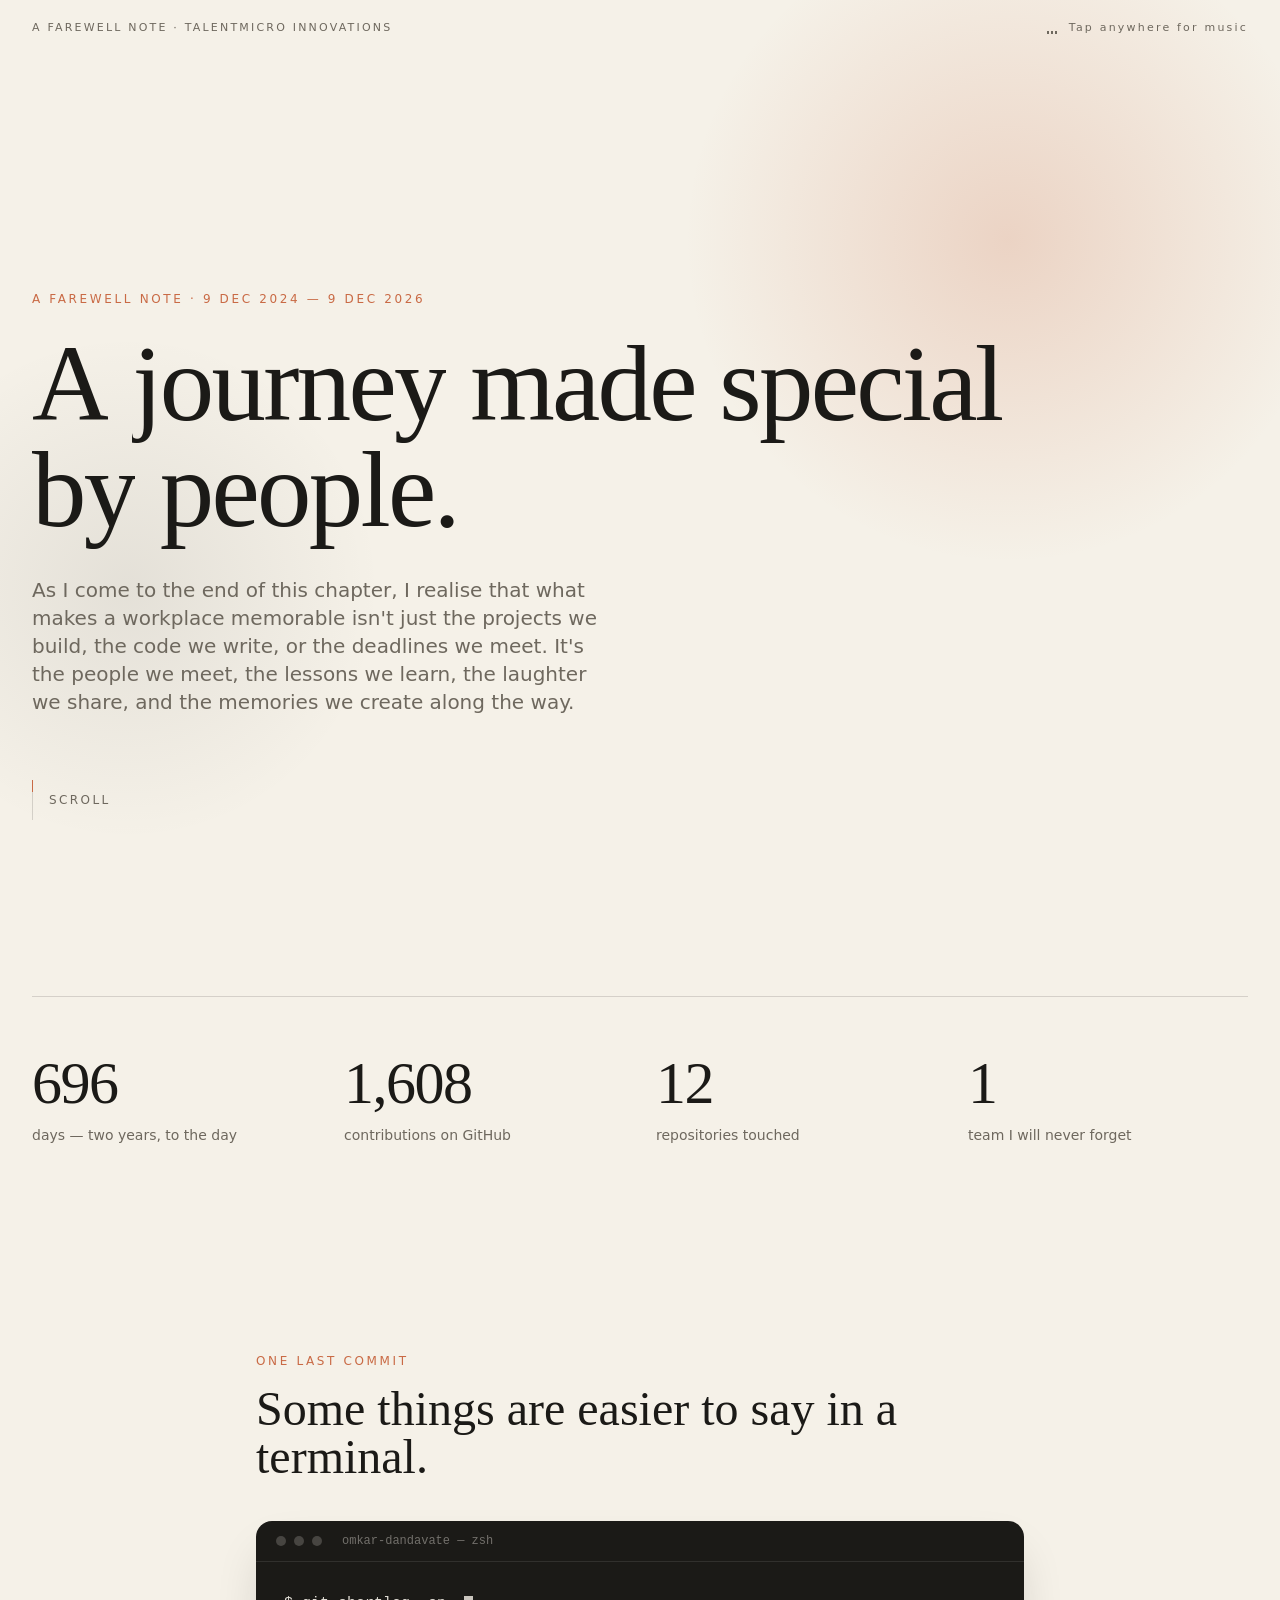
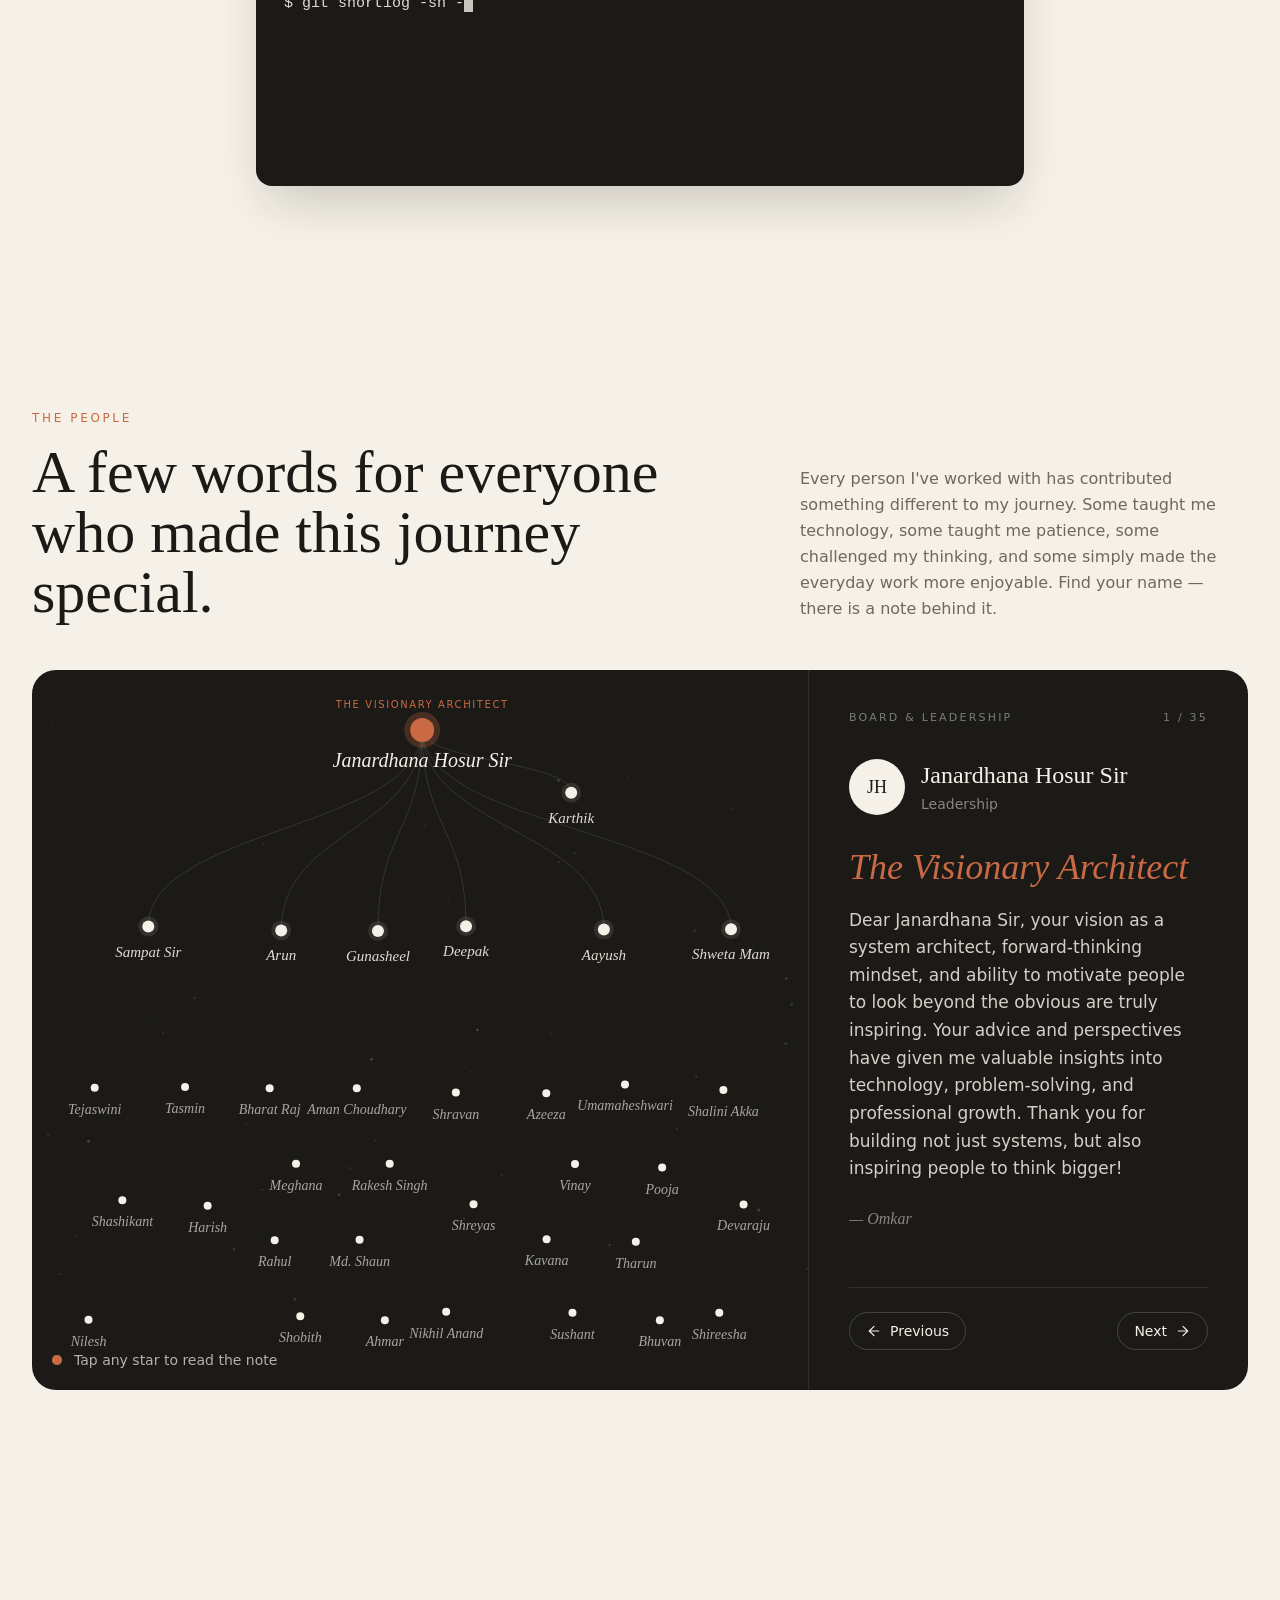
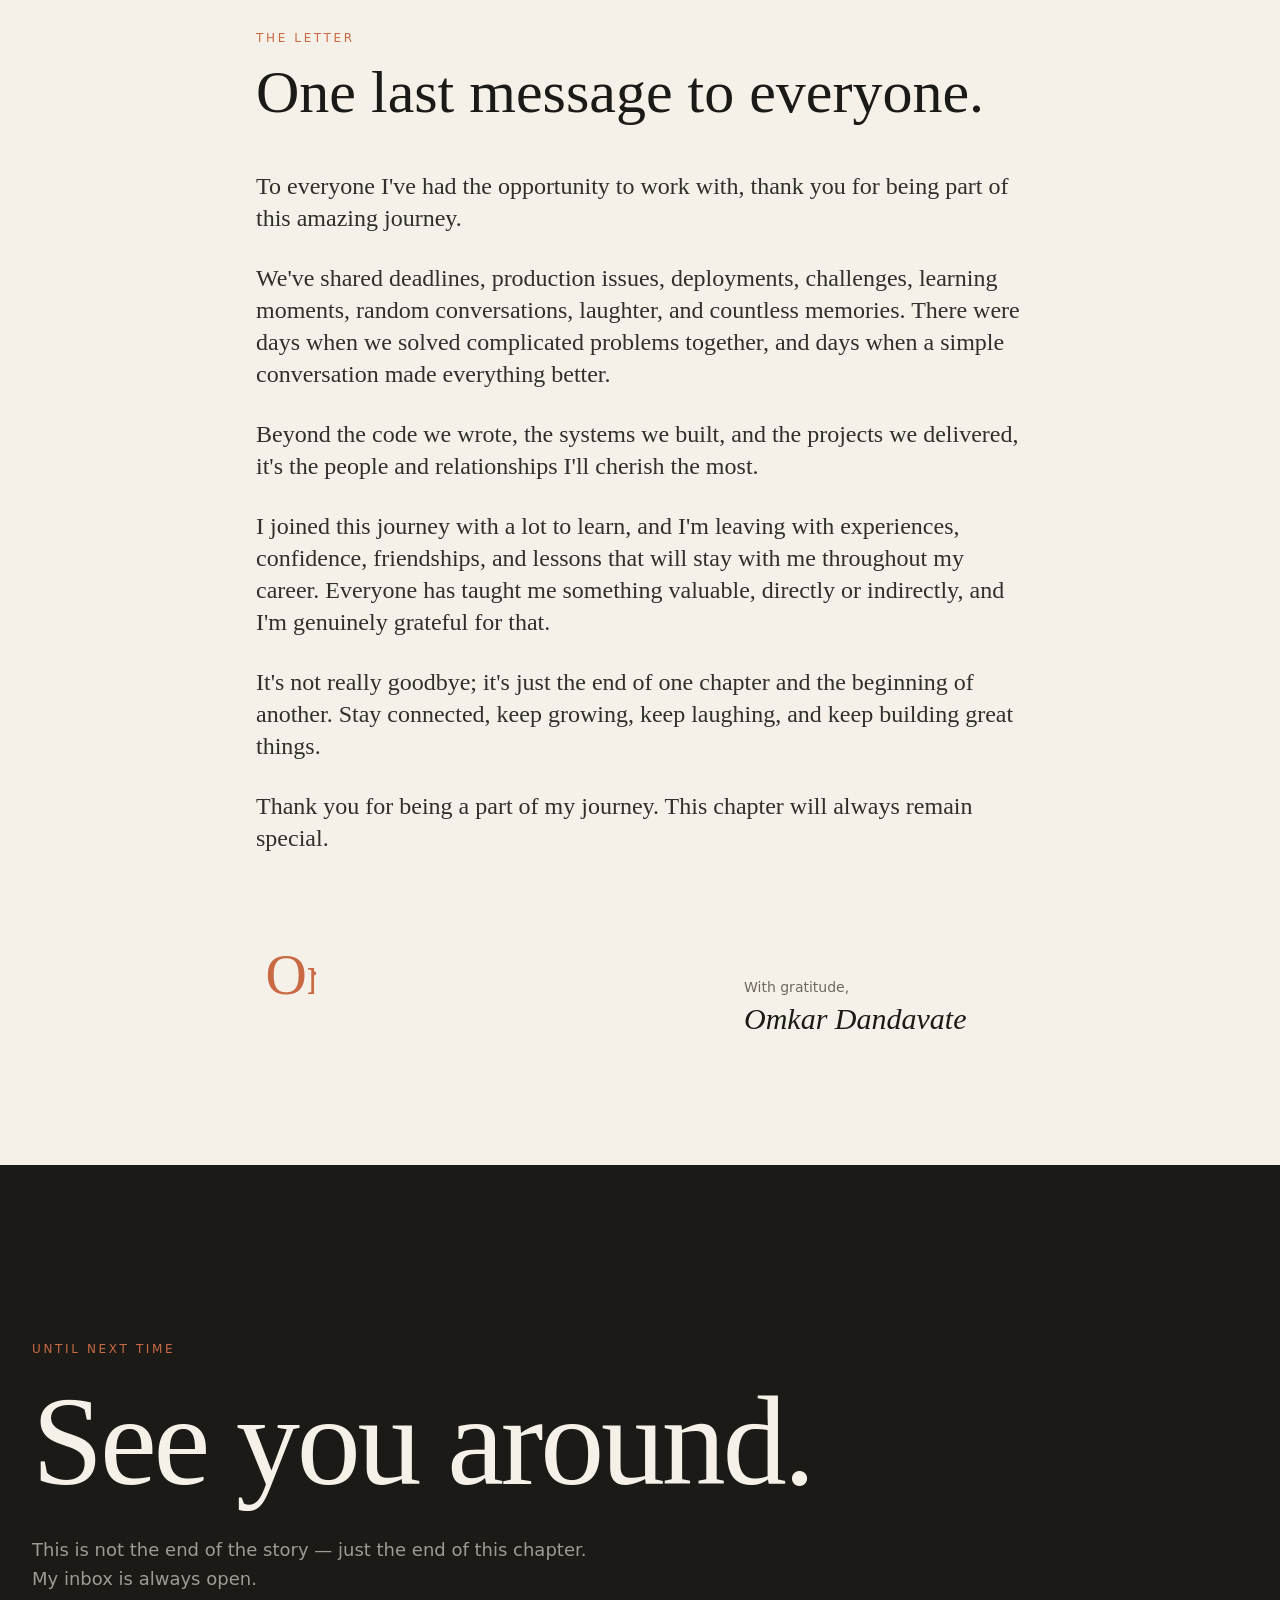
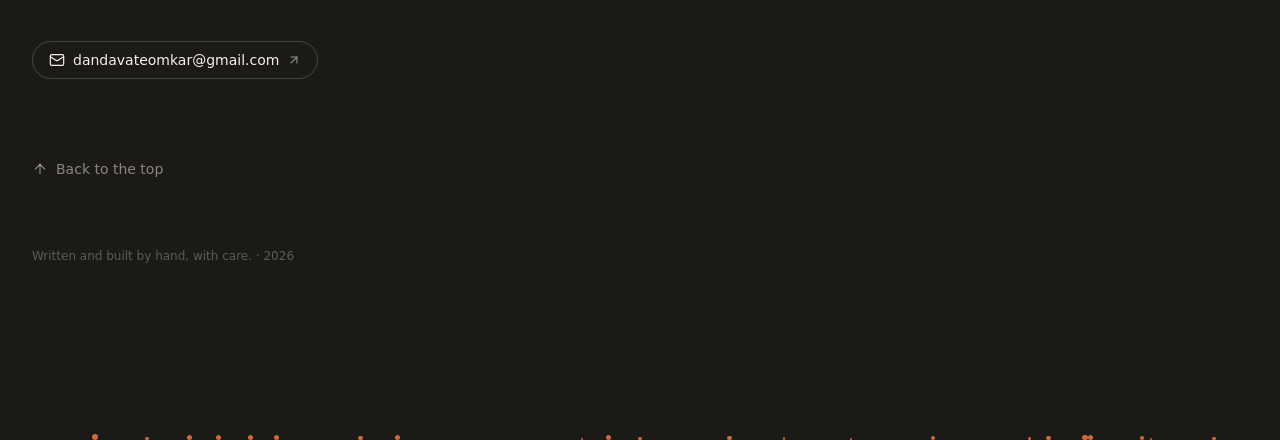
<file: dashboard.html>
<!doctype html>
<html lang="en">
<head>
<meta charset="utf-8" />
<meta name="viewport" content="width=device-width, initial-scale=1" />
<title>Signing off</title>
<style>*,:after,:before{--tw-border-spacing-x:0;--tw-border-spacing-y:0;--tw-translate-x:0;--tw-translate-y:0;--tw-rotate:0;--tw-skew-x:0;--tw-skew-y:0;--tw-scale-x:1;--tw-scale-y:1;--tw-pan-x: ;--tw-pan-y: ;--tw-pinch-zoom: ;--tw-scroll-snap-strictness:proximity;--tw-gradient-from-position: ;--tw-gradient-via-position: ;--tw-gradient-to-position: ;--tw-ordinal: ;--tw-slashed-zero: ;--tw-numeric-figure: ;--tw-numeric-spacing: ;--tw-numeric-fraction: ;--tw-ring-inset: ;--tw-ring-offset-width:0px;--tw-ring-offset-color:#fff;--tw-ring-color:rgba(59,130,246,.5);--tw-ring-offset-shadow:0 0 #0000;--tw-ring-shadow:0 0 #0000;--tw-shadow:0 0 #0000;--tw-shadow-colored:0 0 #0000;--tw-blur: ;--tw-brightness: ;--tw-contrast: ;--tw-grayscale: ;--tw-hue-rotate: ;--tw-invert: ;--tw-saturate: ;--tw-sepia: ;--tw-drop-shadow: ;--tw-backdrop-blur: ;--tw-backdrop-brightness: ;--tw-backdrop-contrast: ;--tw-backdrop-grayscale: ;--tw-backdrop-hue-rotate: ;--tw-backdrop-invert: ;--tw-backdrop-opacity: ;--tw-backdrop-saturate: ;--tw-backdrop-sepia: ;--tw-contain-size: ;--tw-contain-layout: ;--tw-contain-paint: ;--tw-contain-style: }::backdrop{--tw-border-spacing-x:0;--tw-border-spacing-y:0;--tw-translate-x:0;--tw-translate-y:0;--tw-rotate:0;--tw-skew-x:0;--tw-skew-y:0;--tw-scale-x:1;--tw-scale-y:1;--tw-pan-x: ;--tw-pan-y: ;--tw-pinch-zoom: ;--tw-scroll-snap-strictness:proximity;--tw-gradient-from-position: ;--tw-gradient-via-position: ;--tw-gradient-to-position: ;--tw-ordinal: ;--tw-slashed-zero: ;--tw-numeric-figure: ;--tw-numeric-spacing: ;--tw-numeric-fraction: ;--tw-ring-inset: ;--tw-ring-offset-width:0px;--tw-ring-offset-color:#fff;--tw-ring-color:rgba(59,130,246,.5);--tw-ring-offset-shadow:0 0 #0000;--tw-ring-shadow:0 0 #0000;--tw-shadow:0 0 #0000;--tw-shadow-colored:0 0 #0000;--tw-blur: ;--tw-brightness: ;--tw-contrast: ;--tw-grayscale: ;--tw-hue-rotate: ;--tw-invert: ;--tw-saturate: ;--tw-sepia: ;--tw-drop-shadow: ;--tw-backdrop-blur: ;--tw-backdrop-brightness: ;--tw-backdrop-contrast: ;--tw-backdrop-grayscale: ;--tw-backdrop-hue-rotate: ;--tw-backdrop-invert: ;--tw-backdrop-opacity: ;--tw-backdrop-saturate: ;--tw-backdrop-sepia: ;--tw-contain-size: ;--tw-contain-layout: ;--tw-contain-paint: ;--tw-contain-style: }/*! tailwindcss v3.4.19 | MIT License | https://tailwindcss.com*/*,:after,:before{border:0 solid #e5e7eb;box-sizing:border-box}:after,:before{--tw-content:""}:host,html{line-height:1.5;-webkit-text-size-adjust:100%;font-family:system-ui,Segoe UI,Inter,Roboto,sans-serif;font-feature-settings:normal;font-variation-settings:normal;-moz-tab-size:4;-o-tab-size:4;tab-size:4;-webkit-tap-highlight-color:transparent}body{line-height:inherit;margin:0}hr{border-top-width:1px;color:inherit;height:0}abbr:where([title]){-webkit-text-decoration:underline dotted;text-decoration:underline dotted}h1,h2,h3,h4,h5,h6{font-size:inherit;font-weight:inherit}a{color:inherit;text-decoration:inherit}b,strong{font-weight:bolder}code,kbd,pre,samp{font-family:ui-monospace,Consolas,Cascadia Mono,Menlo,monospace;font-feature-settings:normal;font-size:1em;font-variation-settings:normal}small{font-size:80%}sub,sup{font-size:75%;line-height:0;position:relative;vertical-align:baseline}sub{bottom:-.25em}sup{top:-.5em}table{border-collapse:collapse;border-color:inherit;text-indent:0}button,input,optgroup,select,textarea{color:inherit;font-family:inherit;font-feature-settings:inherit;font-size:100%;font-variation-settings:inherit;font-weight:inherit;letter-spacing:inherit;line-height:inherit;margin:0;padding:0}button,select{text-transform:none}button,input:where([type=button]),input:where([type=reset]),input:where([type=submit]){-webkit-appearance:button;background-color:transparent;background-image:none}:-moz-focusring{outline:auto}:-moz-ui-invalid{box-shadow:none}progress{vertical-align:baseline}::-webkit-inner-spin-button,::-webkit-outer-spin-button{height:auto}[type=search]{-webkit-appearance:textfield;outline-offset:-2px}::-webkit-search-decoration{-webkit-appearance:none}::-webkit-file-upload-button{-webkit-appearance:button;font:inherit}summary{display:list-item}blockquote,dd,dl,figure,h1,h2,h3,h4,h5,h6,hr,p,pre{margin:0}fieldset{margin:0}fieldset,legend{padding:0}menu,ol,ul{list-style:none;margin:0;padding:0}dialog{padding:0}textarea{resize:vertical}input::-moz-placeholder,textarea::-moz-placeholder{color:#9ca3af;opacity:1}input::placeholder,textarea::placeholder{color:#9ca3af;opacity:1}[role=button],button{cursor:pointer}:disabled{cursor:default}audio,canvas,embed,iframe,img,object,svg,video{display:block;vertical-align:middle}img,video{height:auto;max-width:100%}[hidden]:where(:not([hidden=until-found])){display:none}.eyebrow{font-size:.75rem;letter-spacing:.22em;line-height:1rem;text-transform:uppercase;--tw-text-opacity:1;color:rgb(var(--c-accent)/var(--tw-text-opacity,1))}.pill{align-items:center;border-radius:9999px;border-width:1px;display:inline-flex;font-size:.875rem;gap:.5rem;line-height:1.25rem;padding:.5rem 1rem;transition-duration:.3s;transition-property:color,background-color,border-color,text-decoration-color,fill,stroke;transition-timing-function:cubic-bezier(.4,0,.2,1)}.icon{fill:none;stroke:currentColor;stroke-linecap:round;stroke-linejoin:round;stroke-width:1.75}.pointer-events-none{pointer-events:none}.static{position:static}.fixed{position:fixed}.absolute{position:absolute}.relative{position:relative}.inset-0{inset:0}.inset-x-0{left:0;right:0}.-left-40{left:-10rem}.-right-24{right:-6rem}.-top-32{top:-8rem}.bottom-0{bottom:0}.bottom-5{bottom:1.25rem}.bottom-\[calc\(100\%\+10px\)\]{bottom:calc(100% + 10px)}.left-0{left:0}.left-1\/2{left:50%}.left-5{left:1.25rem}.right-0{right:0}.right-5{right:1.25rem}.top-0{top:0}.top-1\/3{top:33.333333%}.top-24{top:6rem}.top-\[calc\(100\%\+8px\)\]{top:calc(100% + 8px)}.z-40{z-index:40}.z-50{z-index:50}.order-first{order:-9999}.mx-auto{margin-left:auto;margin-right:auto}.ml-3{margin-left:.75rem}.mt-1{margin-top:.25rem}.mt-10{margin-top:2.5rem}.mt-12{margin-top:3rem}.mt-16{margin-top:4rem}.mt-20{margin-top:5rem}.mt-3{margin-top:.75rem}.mt-4{margin-top:1rem}.mt-5{margin-top:1.25rem}.mt-6{margin-top:1.5rem}.mt-8{margin-top:2rem}.block{display:block}.inline-block{display:inline-block}.flex{display:flex}.inline-flex{display:inline-flex}.grid{display:grid}.hidden{display:none}.h-10{height:2.5rem}.h-14{height:3.5rem}.h-2{height:.5rem}.h-2\.5{height:.625rem}.h-20{height:5rem}.h-3{height:.75rem}.h-3\.5{height:.875rem}.h-4{height:1rem}.h-\[1\.1em\]{height:1.1em}.h-\[36rem\]{height:36rem}.h-\[46rem\]{height:46rem}.h-auto{height:auto}.h-full{height:100%}.h-px{height:1px}.min-h-0{min-height:0}.min-h-\[14rem\]{min-height:14rem}.min-h-\[460px\]{min-height:460px}.min-h-screen{min-height:100vh}.w-14{width:3.5rem}.w-2{width:.5rem}.w-2\.5{width:.625rem}.w-20{width:5rem}.w-3{width:.75rem}.w-3\.5{width:.875rem}.w-4{width:1rem}.w-\[\.6em\]{width:.6em}.w-\[2px\]{width:2px}.w-\[36rem\]{width:36rem}.w-\[46rem\]{width:46rem}.w-full{width:100%}.w-px{width:1px}.min-w-0{min-width:0}.max-w-2xl{max-width:42rem}.max-w-3xl{max-width:48rem}.max-w-5xl{max-width:64rem}.max-w-6xl{max-width:72rem}.max-w-md{max-width:28rem}.max-w-xl{max-width:36rem}.flex-1{flex:1 1 0%}.shrink-0{flex-shrink:0}.grow{flex-grow:1}.origin-bottom{transform-origin:bottom}.origin-left{transform-origin:left}.\!translate-y-0{--tw-translate-y:0px!important;transform:translate(var(--tw-translate-x),var(--tw-translate-y)) rotate(var(--tw-rotate)) skewX(var(--tw-skew-x)) skewY(var(--tw-skew-y)) scaleX(var(--tw-scale-x)) scaleY(var(--tw-scale-y))!important}.-translate-x-1\/2{--tw-translate-x:-50%}.-translate-x-1\/2,.translate-y-1{transform:translate(var(--tw-translate-x),var(--tw-translate-y)) rotate(var(--tw-rotate)) skewX(var(--tw-skew-x)) skewY(var(--tw-skew-y)) scaleX(var(--tw-scale-x)) scaleY(var(--tw-scale-y))}.translate-y-1{--tw-translate-y:0.25rem}.translate-y-2{--tw-translate-y:0.5rem}.scale-150,.translate-y-2{transform:translate(var(--tw-translate-x),var(--tw-translate-y)) rotate(var(--tw-rotate)) skewX(var(--tw-skew-x)) skewY(var(--tw-skew-y)) scaleX(var(--tw-scale-x)) scaleY(var(--tw-scale-y))}.scale-150{--tw-scale-x:1.5;--tw-scale-y:1.5}.scale-y-\[\.25\]{--tw-scale-y:.25}.scale-y-\[\.25\],.transform{transform:translate(var(--tw-translate-x),var(--tw-translate-y)) rotate(var(--tw-rotate)) skewX(var(--tw-skew-x)) skewY(var(--tw-skew-y)) scaleX(var(--tw-scale-x)) scaleY(var(--tw-scale-y))}@keyframes blink{50%{opacity:0}}.animate-blink{animation:blink 1s steps(1) infinite}@keyframes floaty{0%,to{transform:translateZ(0) scale(1)}50%{transform:translate3d(30px,-24px,0) scale(1.08)}}.animate-floaty{animation:floaty 18s ease-in-out infinite}@keyframes ping{75%,to{opacity:0;transform:scale(2)}}.animate-ping{animation:ping 1s cubic-bezier(0,0,.2,1) infinite}@keyframes rise{0%{opacity:0;transform:translateY(0)}15%{opacity:.55}to{opacity:0;transform:translateY(-110vh)}}.animate-rise{animation:rise 14s linear infinite}@keyframes scrolldot{0%{opacity:0;transform:translateY(-100%)}30%{opacity:1}to{opacity:0;transform:translateY(400%)}}.animate-scrolldot{animation:scrolldot 2.2s cubic-bezier(.4,0,.2,1) infinite}.cursor-pointer{cursor:pointer}.resize{resize:both}.grid-cols-2{grid-template-columns:repeat(2,minmax(0,1fr))}.flex-col{flex-direction:column}.flex-wrap{flex-wrap:wrap}.place-items-center{place-items:center}.items-end{align-items:flex-end}.items-center{align-items:center}.justify-end{justify-content:flex-end}.justify-between{justify-content:space-between}.gap-2{gap:.5rem}.gap-3{gap:.75rem}.gap-4{gap:1rem}.gap-6{gap:1.5rem}.gap-\[2px\]{gap:2px}.gap-x-8{-moz-column-gap:2rem;column-gap:2rem}.gap-y-12{row-gap:3rem}.space-y-4>:not([hidden])~:not([hidden]){--tw-space-y-reverse:0;margin-bottom:calc(1rem*var(--tw-space-y-reverse));margin-top:calc(1rem*(1 - var(--tw-space-y-reverse)))}.space-y-7>:not([hidden])~:not([hidden]){--tw-space-y-reverse:0;margin-bottom:calc(1.75rem*var(--tw-space-y-reverse));margin-top:calc(1.75rem*(1 - var(--tw-space-y-reverse)))}.overflow-hidden{overflow:hidden}.overflow-y-auto{overflow-y:auto}.overflow-x-hidden{overflow-x:hidden}.truncate{overflow:hidden;text-overflow:ellipsis}.truncate,.whitespace-nowrap{white-space:nowrap}.whitespace-pre-wrap{white-space:pre-wrap}.rounded-2xl{border-radius:1rem}.rounded-3xl{border-radius:1.5rem}.rounded-full{border-radius:9999px}.border-b{border-bottom-width:1px}.border-t{border-top-width:1px}.border-paper\/10{border-color:rgb(var(--c-paper)/.1)}.border-paper\/20{border-color:rgb(var(--c-paper)/.2)}.\!bg-accent{--tw-bg-opacity:1!important;background-color:rgb(var(--c-accent)/var(--tw-bg-opacity,1))!important}.bg-accent{--tw-bg-opacity:1;background-color:rgb(var(--c-accent)/var(--tw-bg-opacity,1))}.bg-current{background-color:currentColor}.bg-ink{--tw-bg-opacity:1;background-color:rgb(var(--c-ink)/var(--tw-bg-opacity,1))}.bg-ink\/15{background-color:rgb(var(--c-ink)/.15)}.bg-paper{--tw-bg-opacity:1;background-color:rgb(var(--c-paper)/var(--tw-bg-opacity,1))}.bg-paper\/20{background-color:rgb(var(--c-paper)/.2)}.bg-paper\/80{background-color:rgb(var(--c-paper)/.8)}.bg-\[radial-gradient\(circle\2c rgb\(var\(--c-accent\)\/\.22\)\2c transparent_62\%\)\]{background-image:radial-gradient(circle,rgb(var(--c-accent)/.22),transparent 62%)}.bg-\[radial-gradient\(circle\2c rgb\(var\(--c-ink\)\/\.08\)\2c transparent_62\%\)\]{background-image:radial-gradient(circle,rgb(var(--c-ink)/.08),transparent 62%)}.object-cover{-o-object-fit:cover;object-fit:cover}.p-5{padding:1.25rem}.p-6{padding:1.5rem}.px-5{padding-left:1.25rem;padding-right:1.25rem}.py-20{padding-bottom:5rem;padding-top:5rem}.py-3{padding-bottom:.75rem;padding-top:.75rem}.py-32{padding-bottom:8rem;padding-top:8rem}.py-5{padding-bottom:1.25rem;padding-top:1.25rem}.pb-14{padding-bottom:3.5rem}.pt-14{padding-top:3.5rem}.pt-32{padding-top:8rem}.pt-6{padding-top:1.5rem}.align-text-bottom{vertical-align:text-bottom}.font-hand{font-family:Segoe Script,Snell Roundhand,Apple Chancery,Brush Script MT,Lucida Handwriting,cursive}.font-mono{font-family:ui-monospace,Consolas,Cascadia Mono,Menlo,monospace}.font-sans{font-family:system-ui,Segoe UI,Inter,Roboto,sans-serif}.font-serif{font-family:Iowan Old Style,Palatino Linotype,Book Antiqua,Palatino,Georgia,serif}.text-2xl{font-size:1.5rem;line-height:2rem}.text-3xl{font-size:1.875rem;line-height:2.25rem}.text-4xl{font-size:2.25rem;line-height:2.5rem}.text-5xl{font-size:3rem;line-height:1}.text-\[10px\]{font-size:10px}.text-\[11px\]{font-size:11px}.text-\[13px\]{font-size:13px}.text-\[15px\]{font-size:15px}.text-\[17px\]{font-size:17px}.text-\[clamp\(2\.8rem\2c 10vw\2c 9rem\)\]{font-size:clamp(2.8rem,10vw,9rem)}.text-\[clamp\(2\.8rem\2c 8\.5vw\2c 7\.5rem\)\]{font-size:clamp(2.8rem,8.5vw,7.5rem)}.text-lg{font-size:1.125rem;line-height:1.75rem}.text-sm{font-size:.875rem;line-height:1.25rem}.text-xl{font-size:1.25rem;line-height:1.75rem}.text-xs{font-size:.75rem;line-height:1rem}.uppercase{text-transform:uppercase}.italic{font-style:italic}.tabular-nums{--tw-numeric-spacing:tabular-nums;font-variant-numeric:var(--tw-ordinal) var(--tw-slashed-zero) var(--tw-numeric-figure) var(--tw-numeric-spacing) var(--tw-numeric-fraction)}.leading-7{line-height:1.75rem}.leading-\[\.95\]{line-height:.95}.leading-\[\.98\]{line-height:.98}.leading-relaxed{line-height:1.625}.leading-tight{line-height:1.25}.tracking-\[\.16em\]{letter-spacing:.16em}.tracking-\[\.2em\]{letter-spacing:.2em}.tracking-tight{letter-spacing:-.025em}.\!text-paper{--tw-text-opacity:1!important;color:rgb(var(--c-paper)/var(--tw-text-opacity,1))!important}.text-accent{--tw-text-opacity:1;color:rgb(var(--c-accent)/var(--tw-text-opacity,1))}.text-ink{--tw-text-opacity:1;color:rgb(var(--c-ink)/var(--tw-text-opacity,1))}.text-ink\/90{color:rgb(var(--c-ink)/.9)}.text-muted{--tw-text-opacity:1;color:rgb(var(--c-muted)/var(--tw-text-opacity,1))}.text-paper{--tw-text-opacity:1;color:rgb(var(--c-paper)/var(--tw-text-opacity,1))}.text-paper\/30{color:rgb(var(--c-paper)/.3)}.text-paper\/40{color:rgb(var(--c-paper)/.4)}.text-paper\/45{color:rgb(var(--c-paper)/.45)}.text-paper\/50{color:rgb(var(--c-paper)/.5)}.text-paper\/60{color:rgb(var(--c-paper)/.6)}.text-paper\/65{color:rgb(var(--c-paper)/.65)}.text-paper\/70{color:rgb(var(--c-paper)/.7)}.text-paper\/85{color:rgb(var(--c-paper)/.85)}.text-paper\/90{color:rgb(var(--c-paper)/.9)}.underline{text-decoration-line:underline}.antialiased{-webkit-font-smoothing:antialiased;-moz-osx-font-smoothing:grayscale}.\!opacity-100{opacity:1!important}.opacity-0{opacity:0}.opacity-60{opacity:.6}.opacity-75{opacity:.75}.shadow-2xl{--tw-shadow:0 25px 50px -12px rgba(0,0,0,.25);--tw-shadow-colored:0 25px 50px -12px var(--tw-shadow-color);box-shadow:var(--tw-ring-offset-shadow,0 0 #0000),var(--tw-ring-shadow,0 0 #0000),var(--tw-shadow)}.shadow-ink\/20{--tw-shadow-color:rgb(var(--c-ink)/0.2);--tw-shadow:var(--tw-shadow-colored)}.ring-1{--tw-ring-offset-shadow:var(--tw-ring-inset) 0 0 0 var(--tw-ring-offset-width) var(--tw-ring-offset-color);--tw-ring-shadow:var(--tw-ring-inset) 0 0 0 calc(1px + var(--tw-ring-offset-width)) var(--tw-ring-color)}.ring-1,.ring-4{box-shadow:var(--tw-ring-offset-shadow),var(--tw-ring-shadow),var(--tw-shadow,0 0 #0000)}.ring-4{--tw-ring-offset-shadow:var(--tw-ring-inset) 0 0 0 var(--tw-ring-offset-width) var(--tw-ring-offset-color);--tw-ring-shadow:var(--tw-ring-inset) 0 0 0 calc(4px + var(--tw-ring-offset-width)) var(--tw-ring-color)}.ring-accent\/25{--tw-ring-color:rgb(var(--c-accent)/0.25)}.ring-ink\/10{--tw-ring-color:rgb(var(--c-ink)/0.1)}.ring-paper\/10{--tw-ring-color:rgb(var(--c-paper)/0.1)}.blur{--tw-blur:blur(8px)}.blur,.filter{filter:var(--tw-blur) var(--tw-brightness) var(--tw-contrast) var(--tw-grayscale) var(--tw-hue-rotate) var(--tw-invert) var(--tw-saturate) var(--tw-sepia) var(--tw-drop-shadow)}.transition{transition-duration:.15s;transition-property:color,background-color,border-color,text-decoration-color,fill,stroke,opacity,box-shadow,transform,filter,backdrop-filter;transition-timing-function:cubic-bezier(.4,0,.2,1)}.transition-all{transition-duration:.15s;transition-property:all;transition-timing-function:cubic-bezier(.4,0,.2,1)}.transition-colors{transition-duration:.15s;transition-property:color,background-color,border-color,text-decoration-color,fill,stroke;transition-timing-function:cubic-bezier(.4,0,.2,1)}.transition-opacity{transition-duration:.15s;transition-property:opacity;transition-timing-function:cubic-bezier(.4,0,.2,1)}.duration-300{transition-duration:.3s}.duration-500{transition-duration:.5s}.duration-700{transition-duration:.7s}.will-change-transform{will-change:transform}.selection\:bg-accent\/20 ::-moz-selection{background-color:rgb(var(--c-accent)/.2)}.selection\:bg-accent\/20 ::selection{background-color:rgb(var(--c-accent)/.2)}.selection\:bg-accent\/20::-moz-selection{background-color:rgb(var(--c-accent)/.2)}.selection\:bg-accent\/20::selection{background-color:rgb(var(--c-accent)/.2)}.hover\:border-paper:hover{--tw-border-opacity:1;border-color:rgb(var(--c-paper)/var(--tw-border-opacity,1))}.hover\:bg-paper:hover{--tw-bg-opacity:1;background-color:rgb(var(--c-paper)/var(--tw-bg-opacity,1))}.hover\:text-ink:hover{--tw-text-opacity:1;color:rgb(var(--c-ink)/var(--tw-text-opacity,1))}.hover\:text-paper:hover{--tw-text-opacity:1;color:rgb(var(--c-paper)/var(--tw-text-opacity,1))}.focus\:outline-none:focus{outline:2px solid transparent;outline-offset:2px}.group:hover .group-hover\:translate-y-0{--tw-translate-y:0px}.group:hover .group-hover\:scale-125,.group:hover .group-hover\:translate-y-0{transform:translate(var(--tw-translate-x),var(--tw-translate-y)) rotate(var(--tw-rotate)) skewX(var(--tw-skew-x)) skewY(var(--tw-skew-y)) scaleX(var(--tw-scale-x)) scaleY(var(--tw-scale-y))}.group:hover .group-hover\:scale-125{--tw-scale-x:1.25;--tw-scale-y:1.25}.group:hover .group-hover\:bg-accent{--tw-bg-opacity:1;background-color:rgb(var(--c-accent)/var(--tw-bg-opacity,1))}.group:hover .group-hover\:text-paper{--tw-text-opacity:1;color:rgb(var(--c-paper)/var(--tw-text-opacity,1))}.group:hover .group-hover\:opacity-100{opacity:1}.group:focus-visible .group-focus-visible\:bg-accent{--tw-bg-opacity:1;background-color:rgb(var(--c-accent)/var(--tw-bg-opacity,1))}.group:focus-visible .group-focus-visible\:opacity-100{opacity:1}@keyframes eq{0%,to{transform:scaleY(.25)}50%{transform:scaleY(1)}}.group.playing .group-\[\.playing\]\:animate-eq{animation:eq .9s ease-in-out infinite}@media (min-width:640px){.sm\:right-8{right:2rem}.sm\:h-28{height:7rem}.sm\:w-28{width:7rem}.sm\:flex-row{flex-direction:row}.sm\:items-end{align-items:flex-end}.sm\:justify-between{justify-content:space-between}.sm\:gap-10{gap:2.5rem}.sm\:p-7{padding:1.75rem}.sm\:p-8{padding:2rem}.sm\:px-8{padding-left:2rem;padding-right:2rem}.sm\:py-24{padding-bottom:6rem;padding-top:6rem}.sm\:py-28{padding-bottom:7rem;padding-top:7rem}.sm\:py-32{padding-bottom:8rem;padding-top:8rem}.sm\:py-44{padding-bottom:11rem;padding-top:11rem}.sm\:pb-20{padding-bottom:5rem}.sm\:text-2xl{font-size:1.5rem;line-height:2rem}.sm\:text-3xl{font-size:1.875rem;line-height:2.25rem}.sm\:text-4xl{font-size:2.25rem;line-height:2.5rem}.sm\:text-5xl{font-size:3rem;line-height:1}.sm\:text-6xl{font-size:3.75rem;line-height:1}.sm\:text-\[15px\]{font-size:15px}.sm\:text-sm{font-size:.875rem;line-height:1.25rem}.sm\:text-xl{font-size:1.25rem;line-height:1.75rem}}@media (min-width:768px){.md\:grid-cols-4{grid-template-columns:repeat(4,minmax(0,1fr))}}@media (min-width:1024px){.lg\:order-none{order:0}.lg\:grid{display:grid}.lg\:min-h-0{min-height:0}.lg\:grid-cols-\[minmax\(0\2c 1fr\)_440px\]{grid-template-columns:minmax(0,1fr) 440px}.lg\:border-b-0{border-bottom-width:0}.lg\:border-l{border-left-width:1px}.lg\:p-10{padding:2.5rem}.lg\:pr-2{padding-right:.5rem}}.lit .\[\.lit_\&\]\:opacity-100{opacity:1}</style>
<style>
  /* ========== THEME TOKENS (edit colours here) ========== */
  :root {
    --c-paper: 245 241 232;
    --c-ink: 27 26 23;
    --c-accent: 201 106 69;
    --c-muted: 110 104 94;
  }

  /* ========== MOTION PRIMITIVES (JS adds .in when an element scrolls into view) ========== */
  .rv { opacity: 0; transform: translateY(28px);
        transition: opacity .9s cubic-bezier(.2,.7,.2,1) var(--d, 0ms), transform .9s cubic-bezier(.2,.7,.2,1) var(--d, 0ms) }
  .rv.in { opacity: 1; transform: none }
  .rv-stagger > * { opacity: 0; transform: translateY(22px);
        transition: opacity .8s cubic-bezier(.2,.7,.2,1) calc(var(--i, 0) * 90ms), transform .8s cubic-bezier(.2,.7,.2,1) calc(var(--i, 0) * 90ms) }
  .rv-stagger.in > * { opacity: 1; transform: none }
  .w { display: inline-block; overflow: hidden; vertical-align: bottom; padding-bottom: .1em; margin-bottom: -.1em }
  .w > span { display: inline-block; transform: translateY(112%); transition: transform 1s cubic-bezier(.2,.7,.1,1) calc(var(--i) * 70ms) }
  .in .w > span { transform: none }
  .rule { transform: scaleX(0); transform-origin: left; transition: transform 1.2s cubic-bezier(.2,.7,.2,1) var(--d, 0ms) }
  .rule.in { transform: none }
  #sig-line { transition: stroke-dashoffset 1.1s cubic-bezier(.4,0,.2,1) }

  @media (prefers-reduced-motion: reduce) {
    .rv, .rv-stagger > *, .w > span, .rule { opacity: 1 !important; transform: none !important; transition: none !important }
    *, *::before, *::after { animation: none !important }
  }
</style>
</head>

<body class="bg-paper text-ink font-sans antialiased overflow-x-hidden selection:bg-accent/20">

<svg width="0" height="0" class="absolute" aria-hidden="true"><symbol id="i-arrow-down" viewBox="0 0 24 24"><path d="M12 5v14" />
  <path d="m19 12-7 7-7-7" /></symbol><symbol id="i-arrow-left" viewBox="0 0 24 24"><path d="m12 19-7-7 7-7" />
  <path d="M19 12H5" /></symbol><symbol id="i-arrow-right" viewBox="0 0 24 24"><path d="M5 12h14" />
  <path d="m12 5 7 7-7 7" /></symbol><symbol id="i-arrow-up-right" viewBox="0 0 24 24"><path d="M7 7h10v10" />
  <path d="M7 17 17 7" /></symbol><symbol id="i-arrow-up" viewBox="0 0 24 24"><path d="m5 12 7-7 7 7" />
  <path d="M12 19V5" /></symbol><symbol id="i-heart" viewBox="0 0 24 24"><path d="M19 14c1.49-1.46 3-3.21 3-5.5A5.5 5.5 0 0 0 16.5 3c-1.76 0-3 .5-4.5 2-1.5-1.5-2.74-2-4.5-2A5.5 5.5 0 0 0 2 8.5c0 2.3 1.5 4.05 3 5.5l7 7Z" /></symbol><symbol id="i-mail-open" viewBox="0 0 24 24"><path d="M21.2 8.4c.5.38.8.97.8 1.6v10a2 2 0 0 1-2 2H4a2 2 0 0 1-2-2V10a2 2 0 0 1 .8-1.6l8-6a2 2 0 0 1 2.4 0l8 6Z" />
  <path d="m22 10-8.97 5.7a1.94 1.94 0 0 1-2.06 0L2 10" /></symbol><symbol id="i-mail" viewBox="0 0 24 24"><rect width="20" height="16" x="2" y="4" rx="2" />
  <path d="m22 7-8.97 5.7a1.94 1.94 0 0 1-2.06 0L2 7" /></symbol><symbol id="i-quote" viewBox="0 0 24 24"><path d="M16 3a2 2 0 0 0-2 2v6a2 2 0 0 0 2 2 1 1 0 0 1 1 1v1a2 2 0 0 1-2 2 1 1 0 0 0-1 1v2a1 1 0 0 0 1 1 6 6 0 0 0 6-6V5a2 2 0 0 0-2-2z" />
  <path d="M5 3a2 2 0 0 0-2 2v6a2 2 0 0 0 2 2 1 1 0 0 1 1 1v1a2 2 0 0 1-2 2 1 1 0 0 0-1 1v2a1 1 0 0 0 1 1 6 6 0 0 0 6-6V5a2 2 0 0 0-2-2z" /></symbol><symbol id="i-sparkles" viewBox="0 0 24 24"><path d="M9.937 15.5A2 2 0 0 0 8.5 14.063l-6.135-1.582a.5.5 0 0 1 0-.962L8.5 9.936A2 2 0 0 0 9.937 8.5l1.582-6.135a.5.5 0 0 1 .963 0L14.063 8.5A2 2 0 0 0 15.5 9.937l6.135 1.581a.5.5 0 0 1 0 .964L15.5 14.063a2 2 0 0 0-1.437 1.437l-1.582 6.135a.5.5 0 0 1-.963 0z" />
  <path d="M20 3v4" />
  <path d="M22 5h-4" />
  <path d="M4 17v2" />
  <path d="M5 18H3" /></symbol><symbol id="i-star" viewBox="0 0 24 24"><path d="M11.525 2.295a.53.53 0 0 1 .95 0l2.31 4.679a2.123 2.123 0 0 0 1.595 1.16l5.166.756a.53.53 0 0 1 .294.904l-3.736 3.638a2.123 2.123 0 0 0-.611 1.878l.882 5.14a.53.53 0 0 1-.771.56l-4.618-2.428a2.122 2.122 0 0 0-1.973 0L6.396 21.01a.53.53 0 0 1-.77-.56l.881-5.139a2.122 2.122 0 0 0-.611-1.879L2.16 9.795a.53.53 0 0 1 .294-.906l5.165-.755a2.122 2.122 0 0 0 1.597-1.16z" /></symbol><symbol id="i-terminal" viewBox="0 0 24 24"><polyline points="4 17 10 11 4 5" />
  <line x1="12" x2="20" y1="19" y2="19" /></symbol><symbol id="i-volume-2" viewBox="0 0 24 24"><path d="M11 4.702a.705.705 0 0 0-1.203-.498L6.413 7.587A1.4 1.4 0 0 1 5.416 8H3a1 1 0 0 0-1 1v6a1 1 0 0 0 1 1h2.416a1.4 1.4 0 0 1 .997.413l3.383 3.384A.705.705 0 0 0 11 19.298z" />
  <path d="M16 9a5 5 0 0 1 0 6" />
  <path d="M19.364 18.364a9 9 0 0 0 0-12.728" /></symbol><symbol id="i-volume-x" viewBox="0 0 24 24"><path d="M11 4.702a.705.705 0 0 0-1.203-.498L6.413 7.587A1.4 1.4 0 0 1 5.416 8H3a1 1 0 0 0-1 1v6a1 1 0 0 0 1 1h2.416a1.4 1.4 0 0 1 .997.413l3.383 3.384A.705.705 0 0 0 11 19.298z" />
  <line x1="22" x2="16" y1="9" y2="15" />
  <line x1="16" x2="22" y1="9" y2="15" /></symbol><symbol id="i-x" viewBox="0 0 24 24"><path d="M18 6 6 18" />
  <path d="m6 6 12 12" /></symbol></svg>

<!-- header -->
<div id="progress" class="fixed top-0 left-0 right-0 h-px z-50 origin-left bg-accent" style="transform:scaleX(0)"></div>
<header class="fixed inset-x-0 top-0 z-40 flex items-center justify-between px-5 sm:px-8 py-5 text-[11px] uppercase tracking-[.2em] text-muted">
  <span id="hdr-label"></span>
  <button id="music" class="group inline-flex items-center gap-3 hover:text-ink transition-colors" aria-pressed="false">
    <span class="flex items-end gap-[2px] h-3" aria-hidden="true">
      <i class="block w-[2px] h-full bg-current origin-bottom scale-y-[.25] group-[.playing]:animate-eq"></i>
      <i class="block w-[2px] h-full bg-current origin-bottom scale-y-[.25] group-[.playing]:animate-eq" style="animation-delay:-.3s"></i>
      <i class="block w-[2px] h-full bg-current origin-bottom scale-y-[.25] group-[.playing]:animate-eq" style="animation-delay:-.6s"></i>
    </span>
    <span id="music-label">Music</span>
  </button>
</header>
<audio id="bgm" src="music/sadness-and-sorrow.mp3" loop preload="auto" hidden></audio>

<main>

  <!-- 1. OPENING -->
  <section class="relative min-h-screen flex flex-col justify-end px-5 sm:px-8 pt-32 pb-14 sm:pb-20 overflow-hidden">
    <div class="absolute inset-0 pointer-events-none" aria-hidden="true">
      <div class="animate-floaty absolute -top-32 -right-24 w-[46rem] h-[46rem] rounded-full bg-[radial-gradient(circle,rgb(var(--c-accent)/.22),transparent_62%)]"></div>
      <div class="animate-floaty absolute top-1/3 -left-40 w-[36rem] h-[36rem] rounded-full bg-[radial-gradient(circle,rgb(var(--c-ink)/.08),transparent_62%)]" style="animation-delay:-7s"></div>
    </div>
    <div id="hero-pic" class="rv absolute top-24 right-5 sm:right-8"></div>
    <div class="relative max-w-6xl">
      <p id="eyebrow" class="rv eyebrow"></p>
      <h1 id="headline" class="font-serif text-[clamp(2.8rem,8.5vw,7.5rem)] leading-[.98] tracking-tight mt-6 max-w-5xl"></h1>
      <p id="sub" class="rv mt-8 max-w-xl text-lg sm:text-xl text-muted leading-relaxed" style="--d:900ms"></p>
      <div class="rv mt-16 flex items-center gap-4 text-xs uppercase tracking-[.2em] text-muted" style="--d:1300ms">
        <span class="relative h-10 w-px bg-ink/15 overflow-hidden"><span class="absolute left-0 top-0 h-3 w-px bg-accent animate-scrolldot"></span></span>
        Scroll
      </div>
    </div>
  </section>

  <!-- 2. IN NUMBERS -->
  <section class="px-5 sm:px-8 py-20 sm:py-24">
    <div class="rule h-px bg-ink/15"></div>
    <div id="stats" class="rv-stagger grid grid-cols-2 md:grid-cols-4 gap-x-8 gap-y-12 pt-14"></div>
  </section>

  <!-- 3. ONE LAST COMMIT -->
  <section class="px-5 sm:px-8 py-20 sm:py-28">
    <div class="max-w-3xl mx-auto">
      <p class="rv eyebrow">One last commit</p>
      <h2 id="term-title" class="rv font-serif text-3xl sm:text-5xl leading-tight mt-4" style="--d:120ms"></h2>
      <div id="term" class="rv mt-10 rounded-2xl bg-ink text-paper/90 shadow-2xl shadow-ink/20 overflow-hidden" style="--d:240ms">
        <div class="flex items-center gap-2 px-5 py-3 border-b border-paper/10">
          <span class="w-2.5 h-2.5 rounded-full bg-paper/20"></span><span class="w-2.5 h-2.5 rounded-full bg-paper/20"></span><span class="w-2.5 h-2.5 rounded-full bg-paper/20"></span>
          <span class="ml-3 text-xs text-paper/40 font-mono" id="term-tab"></span>
        </div>
        <pre id="term-out" class="font-mono text-[13px] sm:text-[15px] leading-7 p-5 sm:p-7 min-h-[14rem] whitespace-pre-wrap"></pre>
      </div>
    </div>
  </section>

  <!-- 4. THE PEOPLE -->
  <section id="people" class="px-5 sm:px-8 py-20 sm:py-28">
    <div class="flex flex-col sm:flex-row sm:items-end sm:justify-between gap-6">
      <div>
        <p class="rv eyebrow">The people</p>
        <h2 id="people-title" class="rv font-serif text-4xl sm:text-6xl leading-tight mt-4 max-w-2xl" style="--d:120ms"></h2>
      </div>
      <p id="people-sub" class="rv max-w-md text-muted leading-relaxed" style="--d:240ms"></p>
    </div>
    <div id="org" class="rv mt-12 rounded-3xl bg-ink text-paper overflow-hidden flex flex-col lg:grid lg:grid-cols-[minmax(0,1fr)_440px]" style="--d:300ms">
      <div id="sky" class="relative">
        <canvas id="sky-cv" class="absolute inset-0 w-full h-full"></canvas>
        <div id="nodes" class="absolute inset-0"></div>
        <div id="sky-hint" class="absolute left-5 bottom-5 flex items-center gap-3 text-sm text-paper/70 transition-opacity duration-700 pointer-events-none">
          <span class="relative flex h-2.5 w-2.5"><span class="animate-ping absolute inline-flex h-full w-full rounded-full bg-accent opacity-75"></span><span class="relative inline-flex rounded-full h-2.5 w-2.5 bg-accent"></span></span>
          Tap any star to read the note
        </div>
      </div>
      <aside id="note" class="order-first lg:order-none relative flex flex-col p-6 sm:p-8 lg:p-10 border-b lg:border-b-0 lg:border-l border-paper/10 min-h-[460px] lg:min-h-0" aria-live="polite">
        <div class="flex items-center justify-between gap-4 text-[11px] uppercase tracking-[.2em] text-paper/45">
          <span id="n-crumb" class="truncate"></span><span id="n-count" class="shrink-0 tabular-nums"></span>
        </div>
        <div id="n-body" class="flex-1 min-h-0 overflow-y-auto mt-8 lg:pr-2 transition-all duration-500">
          <div class="flex items-center gap-4">
            <div id="n-av" class="shrink-0 w-14 h-14 rounded-full overflow-hidden grid place-items-center font-serif text-lg bg-paper text-ink"></div>
            <div class="min-w-0">
              <p id="n-name" class="font-serif text-2xl leading-tight"></p>
              <p id="n-team" class="text-sm text-paper/50 mt-1"></p>
            </div>
          </div>
          <p id="n-title" class="mt-8 font-serif italic text-3xl sm:text-4xl leading-tight text-accent"></p>
          <div id="n-msg" class="mt-5 space-y-4 text-[17px] leading-relaxed text-paper/85"></div>
          <p id="n-sign" class="mt-6 font-serif italic text-paper/50"></p>
        </div>
        <div class="flex items-center justify-between gap-3 mt-8 pt-6 border-t border-paper/10">
          <button id="n-prev" class="pill border-paper/20 hover:border-paper"><svg class="icon w-4 h-4"><use href="#i-arrow-left"/></svg> Previous</button>
          <button id="n-next" class="pill border-paper/20 hover:border-paper">Next <svg class="icon w-4 h-4"><use href="#i-arrow-right"/></svg></button>
        </div>
      </aside>
    </div>
  </section>

  <!-- 5. THE LETTER -->
  <section class="px-5 sm:px-8 py-20 sm:py-32">
    <div class="max-w-3xl mx-auto">
      <p class="rv eyebrow">The letter</p>
      <h2 id="letter-title" class="rv font-serif text-4xl sm:text-6xl leading-tight mt-4" style="--d:120ms"></h2>
      <div id="letter" class="rv-stagger mt-12 space-y-7 font-serif text-xl sm:text-2xl leading-relaxed text-ink/90"></div>
      <div class="rv mt-16 flex flex-col sm:flex-row sm:items-end gap-6 sm:gap-10">
        <!-- signature: the name in a handwriting face, "written" left-to-right by a clip wipe with a pen dot, then an underline flourish -->
        <svg id="sig" viewBox="0 0 560 150" class="w-full max-w-md h-auto shrink-0" aria-hidden="true">
          <defs><clipPath id="sig-clip"><rect id="sig-rect" x="0" y="0" width="0" height="150"/></clipPath></defs>
          <text id="sig-text" x="12" y="96" class="font-hand" font-size="72" fill="rgb(var(--c-accent))" clip-path="url(#sig-clip)"></text>
          <circle id="sig-pen" r="2.6" fill="rgb(var(--c-accent))" opacity="0"/>
          <path id="sig-line" d="M18 124 C120 112 300 136 540 116" fill="none" stroke="rgb(var(--c-accent))" stroke-width="2" stroke-linecap="round" opacity=".8"/>
        </svg>
        <div>
          <p id="signoff" class="text-sm text-muted"></p>
          <p id="signname" class="font-serif italic text-2xl sm:text-3xl mt-1"></p>
        </div>
      </div>
    </div>
  </section>

  <!-- 6. CLOSING -->
  <section class="relative bg-ink text-paper px-5 sm:px-8 py-32 sm:py-44 overflow-hidden">
    <div id="embers" class="absolute inset-0 pointer-events-none" aria-hidden="true"></div>
    <div class="relative max-w-6xl">
      <p class="rv eyebrow">Until next time</p>
      <h2 id="closing" class="rv font-serif text-[clamp(2.8rem,10vw,9rem)] leading-[.95] tracking-tight mt-6" style="--d:120ms"></h2>
      <p id="closing-sub" class="rv mt-8 max-w-xl text-lg text-paper/60 leading-relaxed" style="--d:240ms"></p>
      <div id="links" class="rv-stagger mt-12 flex flex-wrap gap-3"></div>
      <button id="replay" class="rv mt-20 inline-flex items-center gap-2 text-sm text-paper/50 hover:text-paper transition-colors" style="--d:400ms">
        <svg class="icon w-4 h-4"><use href="#i-arrow-up"/></svg> Back to the top
      </button>
      <p id="footnote" class="rv mt-16 text-xs text-paper/30" style="--d:500ms"></p>
    </div>
  </section>
</main>

<script>
/* =====================================================================
   CONTENT — the only part you need to edit (then run: node build.mjs)
   Photos: photos/<name-with-dashes>.jpg for a person, photos/me.jpg for you.
   ===================================================================== */
const JOINED = '2024-12-09', LAST_DAY = '2026-12-09';
const DAYS = Math.round((new Date(LAST_DAY) - new Date(JOINED)) / 864e5);           // exact: 730
const fmtDate = (d) => new Date(d).toLocaleDateString('en-GB', { day: 'numeric', month: 'short', year: 'numeric' });

const SENDER = {
  company: 'TalentMicro Innovations',
  label: 'A farewell note',
  dates: `${fmtDate(JOINED)} — ${fmtDate(LAST_DAY)}`,
  headline: 'A journey made special by people.',
  sub: 'As I come to the end of this chapter, I realise that what makes a workplace memorable isn\'t just the projects we build, the code we write, or the deadlines we meet. It\'s the people we meet, the lessons we learn, the laughter we share, and the memories we create along the way.',

  // from the GitHub profile: 481 contributions in 2025 + 1,208 in 2026; 13 repositories contributed to
  stats: [
    { value: DAYS, label: 'days — two years, to the day' },
    { value: 1689, label: 'contributions on GitHub' },
    { value: 13, label: 'repositories touched' },
    { value: 1, label: 'team I will never forget' }
  ],

  termTitle: 'Some things are easier to say in a terminal.',
  terminal: [
    { cmd: `git shortlog -sn --since="${JOINED}" --until="${LAST_DAY}" | head -1`, out: ['  1689  Omkar Dandavate'] },
    { cmd: 'git commit -m "farewell: thank you, TalentMicro"', out: ['[main a7f3c21] farewell: thank you, TalentMicro', ` ${DAYS} days changed, countless lessons added, 0 regrets deleted`] },
    { cmd: 'git push origin life/next-chapter', out: ['Everything up to date. See you on the other side.'] }
  ],

  peopleTitle: 'A few words for everyone who made this journey special.',
  peopleSub: 'Every person I\'ve worked with has contributed something different to my journey. Some taught me technology, some taught me patience, some challenged my thinking, and some simply made the everyday work more enjoyable. Find your name — there is a note behind it.',

  letterTitle: 'One last message to everyone.',
  letter: [
    'To everyone I\'ve had the opportunity to work with, thank you for being part of this amazing journey.',
    'We\'ve shared deadlines, production issues, deployments, challenges, learning moments, random conversations, laughter, and countless memories. There were days when we solved complicated problems together, and days when a simple conversation made everything better.',
    'Beyond the code we wrote, the systems we built, and the projects we delivered, it\'s the people and relationships I\'ll cherish the most.',
    'I joined this journey with a lot to learn, and I\'m leaving with experiences, confidence, friendships, and lessons that will stay with me throughout my career. Everyone has taught me something valuable, directly or indirectly, and I\'m genuinely grateful for that.',
    'It\'s not really goodbye; it\'s just the end of one chapter and the beginning of another. Stay connected, keep growing, keep laughing, and keep building great things.',
    'Thank you for being a part of my journey. This chapter will always remain special.'
  ],
  signoff: 'With gratitude,',
  name: 'Omkar Dandavate',
  shortName: 'Omkar',

  closing: 'See you around.',
  closingSub: 'This is not the end of the story — just the end of this chapter. My inbox is always open.',
  links: [
    { label: 'dandavateomkar@gmail.com', href: 'mailto:dandavateomkar@gmail.com', icon: 'mail' }
  ],
  footnote: 'Written and built by hand, with care.'
};

/* team = the group shown as a filter and in the note; title = the nickname shown on hover and above the note */
const PEOPLE = [
  // Frontend
  { team: 'Frontend', name: 'Shashikant', title: 'The Rajasthan Connection', message: `Shashikant, it was a pleasure working alongside you! Your dedication and contribution as a frontend developer have made a difference to the team. Keep growing, keep building, and never stop chasing bigger opportunities.` },
  { team: 'Frontend', name: 'Harish', title: 'The Growth Story', message: `Harish, from joining as an intern to becoming an experienced developer, your growth is something to be proud of. Keep that learning attitude alive, trust your skills, and continue reaching new heights.` },
  { team: 'Frontend', name: 'Nilesh', title: 'The Rising Star', message: `Nilesh, every journey begins with a learning phase, and yours is just getting started. Keep experimenting, keep improving, and turn every challenge into an opportunity. All the best for the journey ahead!` },
  { team: 'Frontend', name: 'Tejaswini', title: 'The Mentor', message: `Tejaswini, thank you for being such a wonderful senior and mentor throughout my frontend journey. Your guidance, support, and experience have taught me more than just technology. Truly grateful for everything!` },
  { team: 'Frontend', name: 'Tasmin', title: 'The Fresh Perspective', message: `Tasmin, though our journey of working together has just begun, I'm glad we got the opportunity to connect. Keep bringing your experience, fresh perspectives, and energy to the team. Wishing you great success!` },
  // Backend
  { team: 'Backend', name: 'Bharat Raj', title: 'The BMW Enthusiast', message: `Bharat, the guy I joined with, a true chill personality and, of course, a die-hard BMW lover! From work discussions to random conversations, it's been a great journey having you around. Keep chasing your dreams, and someday I hope to see you cruising in your dream BMW!` },
  { team: 'Backend', name: 'Aman Choudhary', title: 'The Reports Expert', message: `Aman, from joining as an intern to becoming the go-to expert for the Reports section, your growth has been truly impressive. Your dedication and ownership have made you an important part of the team. Keep raising the bar!` },
  { team: 'Backend', name: 'Rakesh Singh', title: 'The Question Bank', message: `Rakesh, one thing I'll always remember about you is your curiosity and your never-ending doubts (which is actually a good thing!). Your willingness to ask, learn, and improve makes you a great teammate. Never lose that attitude!` },
  { team: 'Backend', name: 'Md. Shaun', title: 'The Tech Explorer', message: `Shaun, from working on Elasticsearch to becoming part of the Billing team, it's been great watching your journey evolve. Every new responsibility brings a new opportunity. Keep exploring, building, and growing!` },
  { team: 'Backend', name: 'Meghana', title: 'The Billing Backbone', message: `Meghana, you are truly one of the strongest pillars of the Billing team. Your dedication, ownership, and willingness to go the extra mile, even during late-night work, speak volumes about your commitment. It's been wonderful working with you. Keep shining!` },
  { team: 'Backend', name: 'Rahul', title: 'The Little Brother', message: `Rahul, you have always been more like a little brother than just a teammate! Your capabilities, positive attitude, and amazing sense of humour make working with you so much more enjoyable. Keep that smile alive, trust your potential, and go achieve something big!` },
  // Delivery
  { team: 'Delivery', name: 'Shravan', title: 'The Numbers Guy', message: `Shravan, our numbers guy! Cool personality, a great sense of humour, and always precise when it comes to learning and understanding things. Keep those numbers right, that humour alive, and keep growing!` },
  { team: 'Delivery', name: 'Tharun', title: 'The Role-Playing Rider', message: `Tharun, our Thailand client specialist, role-playing champion, and bike lover! Your personality and the energy you bring make working together so much fun. Keep riding towards bigger goals, both on the road and in your career!` },
  { team: 'Delivery', name: 'Kavana', title: 'The Clarity Seeker', message: `Kavana, one thing I appreciate about you is that you never hesitate to ask questions and get clarity before moving forward. Your work with the Vietnam team has been great to see. Keep that curiosity alive and continue doing amazing work!` },
  { team: 'Delivery', name: 'Shreyas', title: 'The Payroll Pillar', message: `Shreyas, carrying Payroll responsibilities on your shoulders while keeping that cool and composed attitude is something worth appreciating! Your contribution to the team matters a lot. Keep handling those responsibilities with the same confidence!` },
  { team: 'Delivery', name: 'Pooja', title: 'The Boss Lady', message: `Pooja, our very own bossy person who always arrives with a new set of requirements! But behind all those requirements is a genuinely chill person, an amazing teammate, and someone with a fantastic sense of humour. And let's not even start with your teasing skills! It's been fun working with you. Never change!` },
  { team: 'Delivery', name: 'Vinay', title: 'The Precision Specialist', message: `Vinay, the clarification champion who believes in getting every detail right before getting things done! Your precision, attention to detail, and approach towards work make you a dependable colleague. Keep that quality alive!` },
  { team: 'Delivery', name: 'Bhuvan', title: 'The Thinker', message: `Bhuvan, a thinker who likes to understand things and approach them with his own perspective. It's great to see you getting started and making progress. Trust your thinking, keep experimenting, and turn those ideas into great solutions!` },
  { team: 'Delivery', name: 'Sushant', title: 'The Hardworking Soul', message: `Sushant, your hardworking attitude and willingness to put in the effort are qualities that will take you a long way. You're just getting started, so keep learning, stay consistent, and make the most of every opportunity!` },
  { team: 'Delivery', name: 'Azeeza', title: 'The Feasible Planner', message: `Azeeza, one of the coolest people in the Delivery team! Your ability to come up with feasible timelines while keeping things practical makes you genuinely wonderful to work with. It's been a pleasure collaborating with you!` },
  { team: 'Delivery', name: 'Umamaheshwari', title: 'The Delivery Legend', message: `Umamaheshwari, a true legend of the Delivery team! Working with you has always been a wonderful experience, especially the way you handle requirements and timelines with such kindness and understanding. Your approach makes collaboration so much easier. Truly appreciate working with you!` },
  { team: 'Delivery', name: 'Nikhil Anand', title: 'The Assertive Gentleman', message: `Nikhil, the cool guy from the North with an equally strong and assertive personality! Your confidence and straightforward approach bring a different energy to the team. Keep that confidence and continue making things happen!` },
  // International Collaborations
  { team: 'International', name: 'Karthik', title: 'The AI Inspiration', message: `Karthik, it's been an incredible journey working with you! Our work on LLMs and Resume Search was definitely one of the turning points, and collaborating on AI Reports under your mentorship has been a truly inspiring experience. I've learned a lot from your approach, vision, and technical expertise. Thank you for the guidance and inspiration!` },
  { team: 'International', name: 'Ahmar', title: 'The Fast Learner', message: `Ahmar, joining after me but quickly becoming someone I really enjoyed collaborating with! Your ability to learn fast and take ownership was impressive. From migrating and developing the entire Payroll module to implementing dynamic solutions and server-side asynchronous jobs, it was an amazing technical journey together. Keep pushing boundaries!` },
  // Seniors & Mentors
  { team: 'Seniors & Mentors', name: 'Sampat Sir', title: 'THE GOAT 🐐', message: `Dear Sampat Sir, I started my professional journey under your guidance, quite literally from zero. Thank you for every effort, every opportunity, every lesson, and for bringing out the potential in me that I didn't even know I had. Whatever I have learned and achieved during this journey carries a part of your guidance. Truly grateful for everything, Sir. You will always be THE GOAT!` },
  { team: 'Seniors & Mentors', name: 'Arun', title: 'The Mastermind', message: `Arun, your practical approach, incredible sense of humour, and calmness during production breakthroughs are something I'll always remember. No matter how complicated the situation gets, you somehow come up with a solution. Working with you has been a great experience. Keep being the mastermind who always has a way out!` },
  { team: 'Seniors & Mentors', name: 'Gunasheel', title: 'The Problem Breaker', message: `Gunasheel, working under your guidance has been a tremendous opportunity. The dynamic nature of the work, especially the exposure and responsibilities I received in Payroll, helped me grow significantly. Most importantly, thank you for trusting my potential and capabilities and giving me opportunities to prove myself. Your confidence in me made a real difference!` },
  { team: 'Seniors & Mentors', name: 'Deepak', title: 'The Developer\'s Compass', message: `Deepak, your humility, patience, and the way you approach every discussion with clarity and kindness are truly admirable. You have a special way of making people understand not just how to solve a problem, but the real value of being a developer. It's been a privilege working with you!` },
  { team: 'Seniors & Mentors', name: 'Aayush', title: 'Mr. Perfect', message: `Aayush, the man who always has an update, communicates everything clearly, and gets things done with precision! Your consistency, communication, and attention to detail make you someone every team would love to work with. Keep that perfection alive!` },
  // Support Teams
  { team: 'Support', name: 'Shalini Akka', title: 'The Team Spirit · CRM', message: `Shalini Akka, thank you for always being such a wonderful person and bringing people together through games, team activities, and planning. Those moments made the workplace more than just a place to work. I'll genuinely miss that energy and all those fun interactions. Thank you for everything, Akka!` },
  { team: 'Support', name: 'Devaraju', title: 'The Numbers Man · Finance', message: `Devaraju, our finance expert who always has the numbers sorted! Thank you for all the reimbursement support and, of course, those interesting conversations around salary and finances. It's been wonderful sharing those light-hearted conversations with you. Keep those numbers balanced and the good vibes going!` },
  { team: 'Support', name: 'Shireesha', title: 'The People Connector · HR', message: `Shireesha, you were part of my journey right from onboarding, hiring discussions, and even collaborating on bringing new talent into the frontend team. Working with you felt more like a team collaboration than just interacting with HR. Thank you for the support, opportunities, and wonderful interactions throughout this journey!` },
  // DevOps
  { team: 'DevOps', name: 'Shobith', title: 'The Revert Specialist 😂', message: `Shobith, you're one of those special people who made even the toughest deployment and migration days feel manageable! From manual deployments to production issues, you were always there whenever something needed fixing — and when things went south, our magic word was simply "REVERT!" Your deterministic approach, always-chill attitude, and incredible gym transformation are equally memorable. It's been an absolute pleasure working with you. Stay fit, stay chill, and keep being the legend you are!` },
  // Board Members & Leadership
  { team: 'Leadership', name: 'Shweta Mam', title: 'The Guiding Force', message: `Dear Shweta Mam, your constant smile, positive energy, and ability to suggest better ways of approaching things make every interaction meaningful. Our conversations have always felt like opportunities to learn something new and think about career growth from a different perspective. Thank you for your valuable guidance and encouragement!` },
  { team: 'Leadership', name: 'Janardhana Hosur Sir', title: 'The Visionary Architect', message: `Dear Janardhana Sir, your vision as a system architect, forward-thinking mindset, and ability to motivate people to look beyond the obvious are truly inspiring. Your advice and perspectives have given me valuable insights into technology, problem-solving, and professional growth. Thank you for building not just systems, but also inspiring people to think bigger!` }
];
/* the org tree: root at the top; each branch has one or two leads, and each lead lists their own people (in order).
   `direct` people hang straight off the root. Names must match PEOPLE exactly. */
const TREE = {
  root: 'Janardhana Hosur Sir',
  direct: ['Karthik'],
  branches: [
    { label: 'Frontend', leads: [
      { name: 'Sampat Sir', people: ['Tejaswini', 'Tasmin', 'Shashikant', 'Harish', 'Nilesh'] } ] },
    { label: 'Backend & DevOps', leads: [
      { name: 'Arun',      people: ['Bharat Raj', 'Meghana', 'Rahul', 'Shobith'] },
      { name: 'Gunasheel', people: ['Aman Choudhary', 'Rakesh Singh', 'Md. Shaun', 'Ahmar'] } ] },
    { label: 'Delivery', leads: [
      { name: 'Deepak', people: ['Shravan', 'Shreyas', 'Nikhil Anand'] },
      { name: 'Aayush', people: ['Azeeza', 'Umamaheshwari', 'Vinay', 'Pooja', 'Kavana', 'Tharun', 'Sushant', 'Bhuvan'] } ] },
    { label: 'Support', leads: [
      { name: 'Shweta Mam', people: ['Shalini Akka', 'Devaraju', 'Shireesha'] } ] }
  ]
};

/* filled in by build.mjs */
const PHOTOS = {};

/* =====================================================================
   ENGINE — no need to touch below
   ===================================================================== */
const $ = (id) => document.getElementById(id);
const reduced = matchMedia('(prefers-reduced-motion: reduce)').matches;
const initials = (n) => n.split(/\s+/).map(w => w[0]).slice(0, 2).join('').toUpperCase();
const slug = (n) => n.toLowerCase().replace(/[^a-z0-9\s]/g, '').trim().replace(/\s+/g, '-');   // "Md. Shaun" -> md-shaun
const icon = (name, cls = 'w-4 h-4') => `<svg class="icon ${cls}" aria-hidden="true"><use href="#i-${name}"/></svg>`;
const esc = (t) => t.replace(/[&<>"]/g, c => ({ '&': '&amp;', '<': '&lt;', '>': '&gt;', '"': '&quot;' }[c]));

/* ---------- static text ---------- */
$('hdr-label').textContent = `${SENDER.label} · ${SENDER.company}`;
$('eyebrow').textContent = `${SENDER.label} · ${SENDER.dates}`;
$('sub').textContent = SENDER.sub;
$('term-title').textContent = SENDER.termTitle;
$('term-tab').textContent = `${slug(SENDER.name)} — zsh`;
$('people-title').textContent = SENDER.peopleTitle;
$('people-sub').textContent = SENDER.peopleSub;
$('letter-title').textContent = SENDER.letterTitle;
$('signoff').textContent = SENDER.signoff;
$('signname').textContent = SENDER.name;
$('closing').textContent = SENDER.closing;
$('closing-sub').textContent = SENDER.closingSub;
$('footnote').textContent = `${SENDER.footnote} · ${new Date().getFullYear()}`;

/* headline: one masked span per word, revealed with a stagger */
$('headline').innerHTML = SENDER.headline.split(/\s+/).map((w, i) => `<span class="w" style="--i:${i}"><span>${esc(w)}</span></span>`).join(' ');

/* hero photo (photos/me.jpg) */
if (PHOTOS.me) $('hero-pic').innerHTML = `<img src="${PHOTOS.me}" alt="${esc(SENDER.name)}" class="w-20 h-20 sm:w-28 sm:h-28 rounded-full object-cover ring-1 ring-ink/10" />`;

/* stats */
$('stats').innerHTML = SENDER.stats.map((s, i) => `
  <div style="--i:${i}">
    <div class="font-serif text-5xl sm:text-6xl tabular-nums tracking-tight"><span data-count="${s.value}">0</span>${esc(s.suffix || '')}</div>
    <div class="mt-3 text-sm text-muted">${esc(s.label)}</div>
  </div>`).join('');

/* letter */
$('letter').innerHTML = SENDER.letter.map((p, i) => `<p style="--i:${i}">${esc(p)}</p>`).join('');

/* links */
$('links').innerHTML = SENDER.links.map((l, i) => `
  <a href="${esc(l.href)}" target="_blank" rel="noopener" class="pill border-paper/20 hover:border-paper hover:bg-paper hover:text-ink" style="--i:${i}">
    ${icon(l.icon || 'arrow-up-right')} ${esc(l.label)} ${icon('arrow-up-right', 'w-3.5 h-3.5 opacity-60')}
  </a>`).join('');

/* embers rising in the closing section */
(function embers() {
  if (reduced) return;
  const host = $('embers'), frag = document.createDocumentFragment();
  for (let i = 0; i < 22; i++) {
    const e = document.createElement('span');
    const s = 2 + Math.random() * 4;
    e.className = 'animate-rise absolute bottom-0 rounded-full bg-accent';
    e.style.cssText = `left:${Math.random() * 100}%;width:${s}px;height:${s}px;animation-duration:${10 + Math.random() * 10}s;animation-delay:-${Math.random() * 16}s`;
    frag.appendChild(e);
  }
  host.appendChild(frag);
})();

/* ---------- scroll reveals ---------- */
const io = new IntersectionObserver((es) => es.forEach(e => {
  if (!e.isIntersecting) return;
  e.target.classList.add('in'); io.unobserve(e.target);
  if (e.target.id === 'stats') countUp();
  if (e.target.id === 'term') typeTerminal();
}), { threshold: .18 });
document.querySelectorAll('.rv, .rv-stagger, .rule').forEach(el => io.observe(el));
/* signature */
$('sig-text').textContent = SENDER.name;
const sigLine = $('sig-line'), sigLen = sigLine.getTotalLength();
sigLine.style.strokeDasharray = sigLen; sigLine.style.strokeDashoffset = sigLen;
function writeSignature() {
  const text = $('sig-text'), rect = $('sig-rect'), pen = $('sig-pen');
  const box = text.getBBox(), x0 = box.x - 4, x1 = box.x + box.width + 6, dur = reduced ? 0 : 2400, t0 = performance.now();
  $('sig').setAttribute('viewBox', `0 0 ${Math.max(560, x1 + 20)} 150`);
  pen.setAttribute('opacity', '1');
  (function tick(now) {
    const p = dur ? Math.min((now - t0) / dur, 1) : 1, e = p < .5 ? 2 * p * p : 1 - Math.pow(-2 * p + 2, 2) / 2;
    const x = x0 + (x1 - x0) * e;
    rect.setAttribute('width', x);
    pen.setAttribute('cx', x); pen.setAttribute('cy', box.y + box.height * (.55 + Math.sin(p * 40) * .18));   // pen wobbles along the baseline
    if (p < 1) return requestAnimationFrame(tick);
    pen.setAttribute('opacity', '0');
    sigLine.style.strokeDashoffset = 0;
  })(t0);
}
new IntersectionObserver((es, ob) => es.forEach(e => {
  if (!e.isIntersecting) return;
  writeSignature(); ob.disconnect();
}), { threshold: .6 }).observe($('sig'));

/* opening sequence */
requestAnimationFrame(() => requestAnimationFrame(() => {
  $('headline').classList.add('in');
  ['eyebrow', 'hero-pic'].forEach(id => $(id).classList.add('in'));
}));

/* progress line */
let ticking = false;
addEventListener('scroll', () => {
  if (ticking) return; ticking = true;
  requestAnimationFrame(() => {
    const max = document.documentElement.scrollHeight - innerHeight;
    $('progress').style.transform = `scaleX(${max > 0 ? Math.min(scrollY / max, 1) : 0})`;
    ticking = false;
  });
}, { passive: true });
$('replay').onclick = () => scrollTo({ top: 0, behavior: reduced ? 'auto' : 'smooth' });

/* ---------- counters ---------- */
function countUp() {
  document.querySelectorAll('[data-count]').forEach(el => {
    const end = +el.dataset.count, t0 = performance.now(), dur = reduced ? 0 : 1600;
    (function tick(now) {
      const p = dur ? Math.min((now - t0) / dur, 1) : 1, e = 1 - Math.pow(1 - p, 3);
      el.textContent = Math.round(end * e).toLocaleString();
      if (p < 1) requestAnimationFrame(tick);
    })(t0);
  });
}

/* ---------- terminal ---------- */
function typeTerminal() {
  const out = $('term-out');
  const cursor = '<span class="animate-blink inline-block w-[.6em] h-[1.1em] align-text-bottom bg-paper/80"></span>';
  let text = '';
  const render = (c = true) => { out.innerHTML = esc(text) + (c ? cursor : ''); };
  const wait = (ms) => new Promise(r => setTimeout(r, reduced ? 0 : ms));
  (async () => {
    for (const step of SENDER.terminal) {
      text += '$ ';
      for (const ch of step.cmd) { text += ch; render(); await wait(28 + Math.random() * 40); }
      await wait(350);
      for (const line of step.out) { text += '\n' + line; render(); await wait(220); }
      text += '\n\n'; render(); await wait(600);
    }
    text = text.trimEnd() + '\n\n'; render(true);
  })();
}

/* ---------- the people: an org-tree constellation; the selected note shows beside it ---------- */
const byName = (n) => PEOPLE.findIndex(p => p.name === n);
const ROOT = byName(TREE.root);
/* every person gets: level (0 root, 1 lead or direct, 2 member), branch index, parent index */
const META = PEOPLE.map(() => null);
META[ROOT] = { level: 0, b: -1, parent: -1 };
const DIRECT = TREE.direct.map(byName);
DIRECT.forEach(i => META[i] = { level: 1, b: -1, parent: ROOT, direct: true });
TREE.branches.forEach((br, b) => br.leads.forEach(l => {
  l.idx = byName(l.name);
  l.peopleIdx = l.people.map(byName);
  META[l.idx] = { level: 1, b, parent: ROOT };
  l.peopleIdx.forEach(i => META[i] = { level: 2, b, parent: l.idx });
}));
const unplaced = PEOPLE.filter((p, i) => !META[i]).map(p => p.name);
if (unplaced.length) console.warn('Not in TREE (will not appear in the sky):', unplaced.join(', '));
/* reading order for Previous / Next: root, direct, then each lead followed by their people */
const ORDER = [ROOT, ...DIRECT, ...TREE.branches.flatMap(br => br.leads.flatMap(l => [l.idx, ...l.peopleIdx]))];

const sky = $('sky'), nodesHost = $('nodes'), cv = $('sky-cv'), ctx = cv.getContext('2d');
let nodes = [], W = 0, H = 0, mobile = false, skyStart = 0, skyVisible = false, hovered = -1, sel = ROOT, picked = false, stars = [];
const rnd = (seed) => () => { seed |= 0; seed = seed + 0x6D2B79F5 | 0; let t = Math.imul(seed ^ seed >>> 15, 1 | seed); t = t + Math.imul(t ^ t >>> 7, 61 | t) ^ t; return ((t ^ t >>> 14) >>> 0) / 4294967296; };

/* positions in px. Wide: a top-down tree, branches side by side, each lead's people in a block under them.
   Narrow: branches stacked, joined to the root by a spine. */
function layout() {
  W = sky.clientWidth; mobile = W < 720;
  const r = rnd(11), pos = [];
  if (!mobile) {
    H = Math.round(Math.min(Math.max(innerHeight * .8, 640), 800));
    const rowsMax = 4, leadCols = (l) => Math.max(1, Math.ceil(l.peopleIdx.length / rowsMax));
    const total = TREE.branches.reduce((a, br) => a + br.leads.reduce((s, l) => s + leadCols(l), 0), 0);
    const pad = 28, colW = (W - pad * 2) / total, ly = H * .36, my = H * .58;
    pos[ROOT] = { x: W / 2, y: H * .08 };
    DIRECT.forEach((i, k) => pos[i] = { x: W / 2 + Math.min(W * .2, 230) * (k % 2 ? -1 : 1), y: H * .17 });
    let x0 = pad;
    TREE.branches.forEach(br => {
      const bx0 = x0;
      br.leads.forEach(l => {
        const c = leadCols(l), bw = c * colW, n = l.peopleIdx.length, rows = Math.ceil(n / c);
        pos[l.idx] = { x: x0 + bw / 2, y: ly };
        l.peopleIdx.forEach((i, k) => {
          const col = k % c, row = Math.floor(k / c), cw = bw / c;
          pos[i] = { x: x0 + cw * (col + .5) + (c > 1 ? (row % 2 ? cw * .16 : -cw * .16) : (row % 2 ? 14 : -14)) + (r() - .5) * 8,
                     y: my + row * ((H * .9 - my) / Math.max(rows - 1, 1)) * (rows > 1 ? 1 : 0) + (r() - .5) * 10 };
        });
        x0 += bw;
      });
      br.cx = (bx0 + x0) / 2; br.labelY = ly - 44;
    });
  } else {
    const cols = 3, cw = (W - 40) / cols;
    pos[ROOT] = { x: W / 2, y: 54 };
    let y = 150;
    DIRECT.forEach(i => { pos[i] = { x: W / 2, y }; y += 84; });
    y += 20;
    TREE.branches.forEach(br => {
      br.cx = W / 2; br.labelY = y;
      y += 44;
      br.leads.forEach(l => {
        pos[l.idx] = { x: W / 2, y };
        l.peopleIdx.forEach((i, k) => {
          const col = k % cols, row = Math.floor(k / cols);
          pos[i] = { x: 20 + cw * (col + .5) + (r() - .5) * 8, y: y + 84 + row * 72 + (r() - .5) * 8 };
        });
        y += 84 + Math.ceil(l.peopleIdx.length / cols) * 72 + 10;
      });
      y += 30;
    });
    H = y;
  }
  return pos;
}

function buildSky() {
  const pos = layout();
  sky.style.height = `${H}px`;
  nodesHost.innerHTML = '';
  nodes = PEOPLE.map(() => null);
  ORDER.forEach(i => {
    const p = PEOPLE[i], m = META[i], b = document.createElement('button');
    const dot = ['w-4 h-4 ring-4 ring-accent/25', 'w-3 h-3 ring-4 ring-paper/10', 'w-2 h-2'][m.level];
    const label = ['font-serif italic text-lg sm:text-xl text-paper', 'font-serif italic text-[15px] text-paper/90', 'font-serif italic text-[13px] sm:text-sm text-paper/65'][m.level];
    b.className = 'node group absolute left-0 top-0 will-change-transform cursor-pointer focus:outline-none opacity-0 transition-opacity duration-700 [.lit_&]:opacity-100';
    b.style.transitionDelay = `${m.level * 420 + (m.level === 2 ? Math.random() * 400 : 0)}ms`;
    b.setAttribute('aria-label', `${p.name} — ${p.title || ''}`);
    b.innerHTML = `<span class="dot block rounded-full bg-paper ${dot} transition-all duration-300 group-hover:bg-accent group-hover:scale-125 group-focus-visible:bg-accent"></span>
      <span class="lbl absolute left-1/2 -translate-x-1/2 top-[calc(100%+8px)] whitespace-nowrap ${label} transition-colors duration-300 group-hover:text-paper">${esc(p.name)}</span>
      <span class="ttl absolute left-1/2 -translate-x-1/2 bottom-[calc(100%+10px)] whitespace-nowrap text-[10px] uppercase tracking-[.16em] text-accent opacity-0 translate-y-1 transition-all duration-300 group-hover:opacity-100 group-hover:translate-y-0 group-focus-visible:opacity-100">${esc(p.title || '')}</span>`;
    b.addEventListener('mouseenter', () => hovered = i); b.addEventListener('mouseleave', () => hovered = -1);
    b.addEventListener('focus', () => hovered = i); b.addEventListener('blur', () => hovered = -1);
    b.addEventListener('click', () => select(i, true));
    nodesHost.appendChild(b);
    nodes[i] = { el: b, bx: pos[i].x, by: pos[i].y, x: pos[i].x, y: pos[i].y, ph: Math.random() * 6.28, sp: .6 + Math.random() * .6 };
  });
  if (skyStart) nodesHost.classList.add('lit');
  markSelected();
  const rs = rnd(99);
  stars = Array.from({ length: Math.round(W * H / 9000) }, () => ({ x: rs() * W, y: rs() * H, a: .06 + rs() * .2, s: .5 + rs() * 1.1 }));
  const d = Math.min(devicePixelRatio, 1.5);
  cv.width = W * d; cv.height = H * d; ctx.setTransform(d, 0, 0, d, 0, 0);
}

/* the selected star and its path to the root stay lit */
function pathOf(i) { const out = []; while (i >= 0) { out.push(i); i = META[i].parent; } return out; }
function markSelected() {
  const path = new Set(pathOf(sel));
  nodes.forEach((n, i) => {
    if (!n) return;
    const on = i === sel, inPath = path.has(i);
    n.el.querySelector('.dot').classList.toggle('!bg-accent', on);
    n.el.querySelector('.dot').classList.toggle('scale-150', on);
    n.el.querySelector('.lbl').classList.toggle('!text-paper', inPath);
    n.el.querySelector('.ttl').classList.toggle('!opacity-100', on);
    n.el.querySelector('.ttl').classList.toggle('!translate-y-0', on);
  });
}

const ease = (t) => t < 0 ? 0 : t > 1 ? 1 : 1 - Math.pow(1 - t, 3);
function edge(a, b, alpha, color, width) {
  if (alpha <= .003) return;
  ctx.strokeStyle = `rgb(${color} / ${alpha})`; ctx.lineWidth = width;
  ctx.beginPath();
  if (mobile && a.lvl === 0 && !b.direct) {                                        // root -> lead on phones: down the spine, then across
    ctx.moveTo(a.x, a.y); ctx.lineTo(14, a.y + 20); ctx.lineTo(14, b.y); ctx.lineTo(b.x, b.y);
  } else {
    const my = (a.y + b.y) / 2;
    ctx.moveTo(a.x, a.y); ctx.bezierCurveTo(a.x, my, b.x, my, b.x, b.y);
  }
  ctx.stroke();
}
function pointOn(a, b, t) {                                                         // point along the same curve, for the travelling pulse
  if (mobile && a.lvl === 0 && !b.direct) {
    const pts = [[a.x, a.y], [14, a.y + 20], [14, b.y], [b.x, b.y]], seg = [];
    let L = 0; for (let k = 1; k < 4; k++) { const l = Math.hypot(pts[k][0] - pts[k - 1][0], pts[k][1] - pts[k - 1][1]); seg.push(l); L += l; }
    let d = t * L; for (let k = 0; k < 3; k++) { if (d <= seg[k]) { const f = d / seg[k]; return [pts[k][0] + (pts[k + 1][0] - pts[k][0]) * f, pts[k][1] + (pts[k + 1][1] - pts[k][1]) * f]; } d -= seg[k]; }
    return [b.x, b.y];
  }
  const my = (a.y + b.y) / 2, u = 1 - t;
  return [u*u*u*a.x + 3*u*u*t*a.x + 3*u*t*t*b.x + t*t*t*b.x, u*u*u*a.y + 3*u*u*t*my + 3*u*t*t*my + t*t*t*b.y];
}

function draw(t) {
  requestAnimationFrame(draw);
  if (!skyVisible || !skyStart || !nodes.length) return;
  const el = t - skyStart, k = reduced ? 0 : 1;
  ctx.clearRect(0, 0, W, H);
  ctx.fillStyle = 'rgb(245 241 232)';
  for (const s of stars) { ctx.globalAlpha = s.a * (.7 + .3 * Math.sin(t * .001 + s.x)); ctx.beginPath(); ctx.arc(s.x, s.y, s.s, 0, 7); ctx.fill(); }
  ctx.globalAlpha = 1;
  nodes.forEach((n, i) => {
    if (!n) return;
    n.x = n.bx + Math.sin(t * .00045 * n.sp + n.ph) * 4 * k;
    n.y = n.by + Math.cos(t * .0005 * n.sp + n.ph) * 3 * k;
    n.lvl = META[i].level; n.direct = !!META[i].direct;
    n.el.style.transform = `translate(${n.x}px, ${n.y}px) translate(-50%, -50%)`;
  });
  /* branch labels */
  ctx.font = '600 10px system-ui, "Segoe UI", sans-serif'; ctx.textAlign = 'center';
  TREE.branches.forEach(br => {
    ctx.fillStyle = `rgb(201 106 69 / ${.85 * ease((el - 300) / 700)})`;
    ctx.fillText(br.label.toUpperCase().split('').join(String.fromCharCode(8202)), br.cx, br.labelY);
  });
  /* edges: grow in level by level, then the selected path glows */
  const path = pathOf(sel), hot = new Set();
  for (let a = 0; a < path.length - 1; a++) hot.add(path[a] + ':' + path[a + 1]);
  const hov = hovered >= 0 ? new Set(pathOf(hovered)) : null;
  nodes.forEach((n, i) => {
    if (!n || META[i].parent < 0) return;
    const par = nodes[META[i].parent], grow = ease((el - (META[i].level - 1) * 420) / 700);
    const isHot = hot.has(i + ':' + META[i].parent), isHov = hov && hov.has(i) && hov.has(META[i].parent);
    edge(par, n, (isHot ? .9 : isHov ? .55 : .16) * grow, isHot ? '201 106 69' : '245 241 232', isHot ? 1.6 : 1);
  });
  /* lead pairs are joined to each other */
  TREE.branches.forEach(br => {
    if (br.leads.length < 2) return;
    const [a, b] = br.leads.map(l => nodes[l.idx]);
    ctx.strokeStyle = `rgb(245 241 232 / ${.22 * ease((el - 420) / 700)})`; ctx.lineWidth = 1; ctx.setLineDash([3, 5]);
    ctx.beginPath(); ctx.moveTo(a.x, a.y); ctx.lineTo(b.x, b.y); ctx.stroke(); ctx.setLineDash([]);
  });
  /* a light pulse travels from the root down to the selected star */
  if (!reduced && path.length > 1 && el > 1200) {
    const segs = path.slice().reverse(), n = segs.length - 1, T = ((t % 2200) / 2200) * n, s = Math.min(Math.floor(T), n - 1);
    const [x, y] = pointOn(nodes[segs[s]], nodes[segs[s + 1]], T - s);
    const g = ctx.createRadialGradient(x, y, 0, x, y, 10);
    g.addColorStop(0, 'rgb(255 214 170 / .95)'); g.addColorStop(1, 'rgb(201 106 69 / 0)');
    ctx.fillStyle = g; ctx.beginPath(); ctx.arc(x, y, 10, 0, 7); ctx.fill();
  }
}

/* ---------- the note beside the sky ---------- */
function crumb(i) {
  const m = META[i], br = TREE.branches[m.b];
  if (m.level === 0) return 'Board & Leadership';
  if (m.direct) return `With ${PEOPLE[ROOT].name}`;
  if (m.level === 1) return `Leads ${br.label}`;
  return `${br.label} · with ${PEOPLE[m.parent].name}`;
}
function renderNote() {
  const p = PEOPLE[sel], src = PHOTOS[slug(p.name)], body = $('n-body');
  body.classList.add('opacity-0', 'translate-y-2');
  setTimeout(() => {
    $('n-crumb').textContent = crumb(sel);
    $('n-count').textContent = `${ORDER.indexOf(sel) + 1} / ${ORDER.length}`;
    $('n-av').innerHTML = src ? `<img src="${src}" alt="" class="w-full h-full object-cover" />` : esc(initials(p.name));
    $('n-name').textContent = p.name;
    $('n-team').textContent = p.team;
    $('n-title').textContent = p.title || '';
    $('n-msg').innerHTML = p.message.split(/\n+/).map(t => `<p>${esc(t)}</p>`).join('');
    $('n-sign').textContent = `— ${SENDER.shortName || SENDER.name}`;
    body.scrollTop = 0;
    body.classList.remove('opacity-0', 'translate-y-2');
  }, reduced ? 0 : 220);
}
function select(i, byUser) {
  sel = i; markSelected(); renderNote();
  if (byUser && !picked) { picked = true; $('sky-hint').classList.add('opacity-0'); }
  if (byUser && mobile) {                                               // on phones the note sits above the sky
    const r = $('note').getBoundingClientRect();
    if (r.top < 0 || r.top > innerHeight * .5) $('note').scrollIntoView({ behavior: reduced ? 'auto' : 'smooth', block: 'start' });
  }
}
function openNote(i) { select(i, true); }
const step = (d) => { const k = ORDER.indexOf(sel); select(ORDER[(k + d + ORDER.length) % ORDER.length], false); };
$('n-prev').onclick = () => step(-1);
$('n-next').onclick = () => step(1);
$('org').addEventListener('keydown', (e) => {
  if (e.key === 'ArrowLeft') { e.preventDefault(); step(-1); }
  if (e.key === 'ArrowRight') { e.preventDefault(); step(1); }
});

buildSky();
renderNote();
requestAnimationFrame(draw);
new IntersectionObserver((es) => es.forEach(e => {
  skyVisible = e.isIntersecting;
  if (skyVisible && !skyStart) { skyStart = performance.now(); nodesHost.classList.add('lit'); }
}), { threshold: .12 }).observe(sky);
let rsz = 0, lastW = sky.clientWidth;
addEventListener('resize', () => { clearTimeout(rsz); rsz = setTimeout(() => { if (sky.clientWidth !== lastW) { lastW = sky.clientWidth; buildSky(); } }, 150); });

/* personal link: index.html?to=meghana (or ?to=md-shaun) scrolls to the sky with that note selected */
(function personalLink() {
  const to = (new URLSearchParams(location.search).get('to') || '').toLowerCase().trim();
  if (!to) return;
  const i = PEOPLE.findIndex(p => slug(p.name) === to || slug(p.name).startsWith(to));
  if (i < 0) return;
  setTimeout(() => {
    select(i, false);
    $('org').scrollIntoView({ behavior: reduced ? 'auto' : 'smooth', block: 'start' });
  }, 1400);
})();

/* ---------- music: plays music/sadness-and-sorrow.mp3 (drop the piano track there, next to index.html);
   if that file is missing, falls back to a slow, sad piano synthesised with Web Audio ---------- */
const bgm = $('bgm'), BGM_VOL = .55;
let useFile = true, fadeTimer = 0;
let actx = null, bus = null, musicOn = false, mTimer = 0, mNext = 0, mStep = 0;
bgm.addEventListener('error', () => {
  useFile = false;
  if (musicOn) { musicOn = false; setMusic(true); }        // switch the running music over to the synth
});
function fadeBgm(to, done) {
  clearInterval(fadeTimer);
  fadeTimer = setInterval(() => {
    const v = bgm.volume + (to > bgm.volume ? .03 : -.05);
    if ((to > bgm.volume && v >= to) || (to <= bgm.volume && v <= to)) { bgm.volume = to; clearInterval(fadeTimer); if (done) done(); }
    else bgm.volume = Math.min(1, Math.max(0, v));
  }, 60);
}
/* Am - F - Dm - E, a minor-key piano progression: bass note, then a rolling arpeggio with a high note on top */
const CHORDS = [[45,57,60,64],[41,57,60,65],[38,57,62,65],[40,56,59,64]];
const ARP = [1, 2, 3, 2, 1, 2, 3, 2];
const mtof = (m) => 440 * Math.pow(2, (m - 69) / 12);
function audio() {
  if (!actx) {
    actx = new (window.AudioContext || window.webkitAudioContext)();
    bus = actx.createGain(); bus.gain.value = 0;
    const dly = actx.createDelay(1), fb = actx.createGain(), wet = actx.createGain();
    dly.delayTime.value = .46; fb.gain.value = .42; wet.gain.value = .4;
    bus.connect(actx.destination); bus.connect(dly); dly.connect(fb); fb.connect(dly); dly.connect(wet); wet.connect(actx.destination);
  }
  if (actx.state === 'suspended') actx.resume();
  return actx;
}
/* a piano-like key: quick strike, long natural decay, a quiet octave partial for brightness */
function key(freq, when, len, vol) {
  [[1, 'triangle', vol], [2, 'sine', vol * .25]].forEach(([mul, type, v]) => {
    const o = actx.createOscillator(), g = actx.createGain();
    o.type = type; o.frequency.value = freq * mul;
    g.gain.setValueAtTime(.0001, when);
    g.gain.exponentialRampToValueAtTime(v, when + .012);
    g.gain.exponentialRampToValueAtTime(.0001, when + len);
    o.connect(g); g.connect(bus); o.start(when); o.stop(when + len + .1);
  });
}
function schedule() {
  while (mNext < actx.currentTime + .6) {
    const chord = CHORDS[Math.floor(mStep / 8) % CHORDS.length], beat = mStep % 8;
    if (beat === 0) { key(mtof(chord[0]), mNext, 5, .16); key(mtof(chord[0] - 12), mNext, 5, .08); }
    key(mtof(chord[ARP[beat]]), mNext, 2.6, .07);
    if (beat === 0 || beat === 5) key(mtof(chord[1 + Math.floor(Math.random() * 3)] + 12), mNext + .02, 3, .06);
    mNext += .62; mStep++;
  }
}
function setMusic(on) {
  musicOn = on;
  $('music').classList.toggle('playing', on);
  $('music').setAttribute('aria-pressed', String(on));
  $('music-label').textContent = on ? 'Music on' : 'Music';
  if (useFile) {
    if (on) { bgm.volume = 0; bgm.play().then(() => fadeBgm(BGM_VOL)).catch(() => {}); }
    else fadeBgm(0, () => bgm.pause());
    return;
  }
  if (on) { audio(); bus.gain.setTargetAtTime(.5, actx.currentTime, .8); mNext = actx.currentTime + .1; schedule(); mTimer = setInterval(schedule, 200); }
  else { clearInterval(mTimer); if (bus) bus.gain.setTargetAtTime(0, actx.currentTime, .4); }
}
const isPlaying = () => (useFile ? !bgm.paused : !!actx && actx.state === 'running');
$('music').onclick = () => { armed = false; setMusic(!musicOn); };
/* pause while the tab is hidden, pick up again when the visitor comes back */
let resumeOnShow = false;
document.addEventListener('visibilitychange', () => {
  if (document.hidden && musicOn) { resumeOnShow = true; setMusic(false); }
  else if (!document.hidden && resumeOnShow) { resumeOnShow = false; setMusic(true); }
});

/* autoplay: browsers only allow sound after the visitor interacts, so we try at once and otherwise
   start on their very first tap, click or key press anywhere on the page */
let armed = false;
function startOnGesture() {
  if (!armed) return;
  armed = false; setMusic(true);
}
(function autoplay() {
  if (reduced) return;
  setMusic(true);
  setTimeout(() => {
    if (isPlaying()) return;                             // allowed (e.g. the visitor has been here before)
    setMusic(false);
    armed = true;
    $('music-label').textContent = 'Tap anywhere for music';
    ['pointerdown', 'keydown', 'touchend'].forEach(ev => addEventListener(ev, startOnGesture, { once: true, passive: true }));
  }, 400);
})();
</script>
</body>
</html>
</file>
